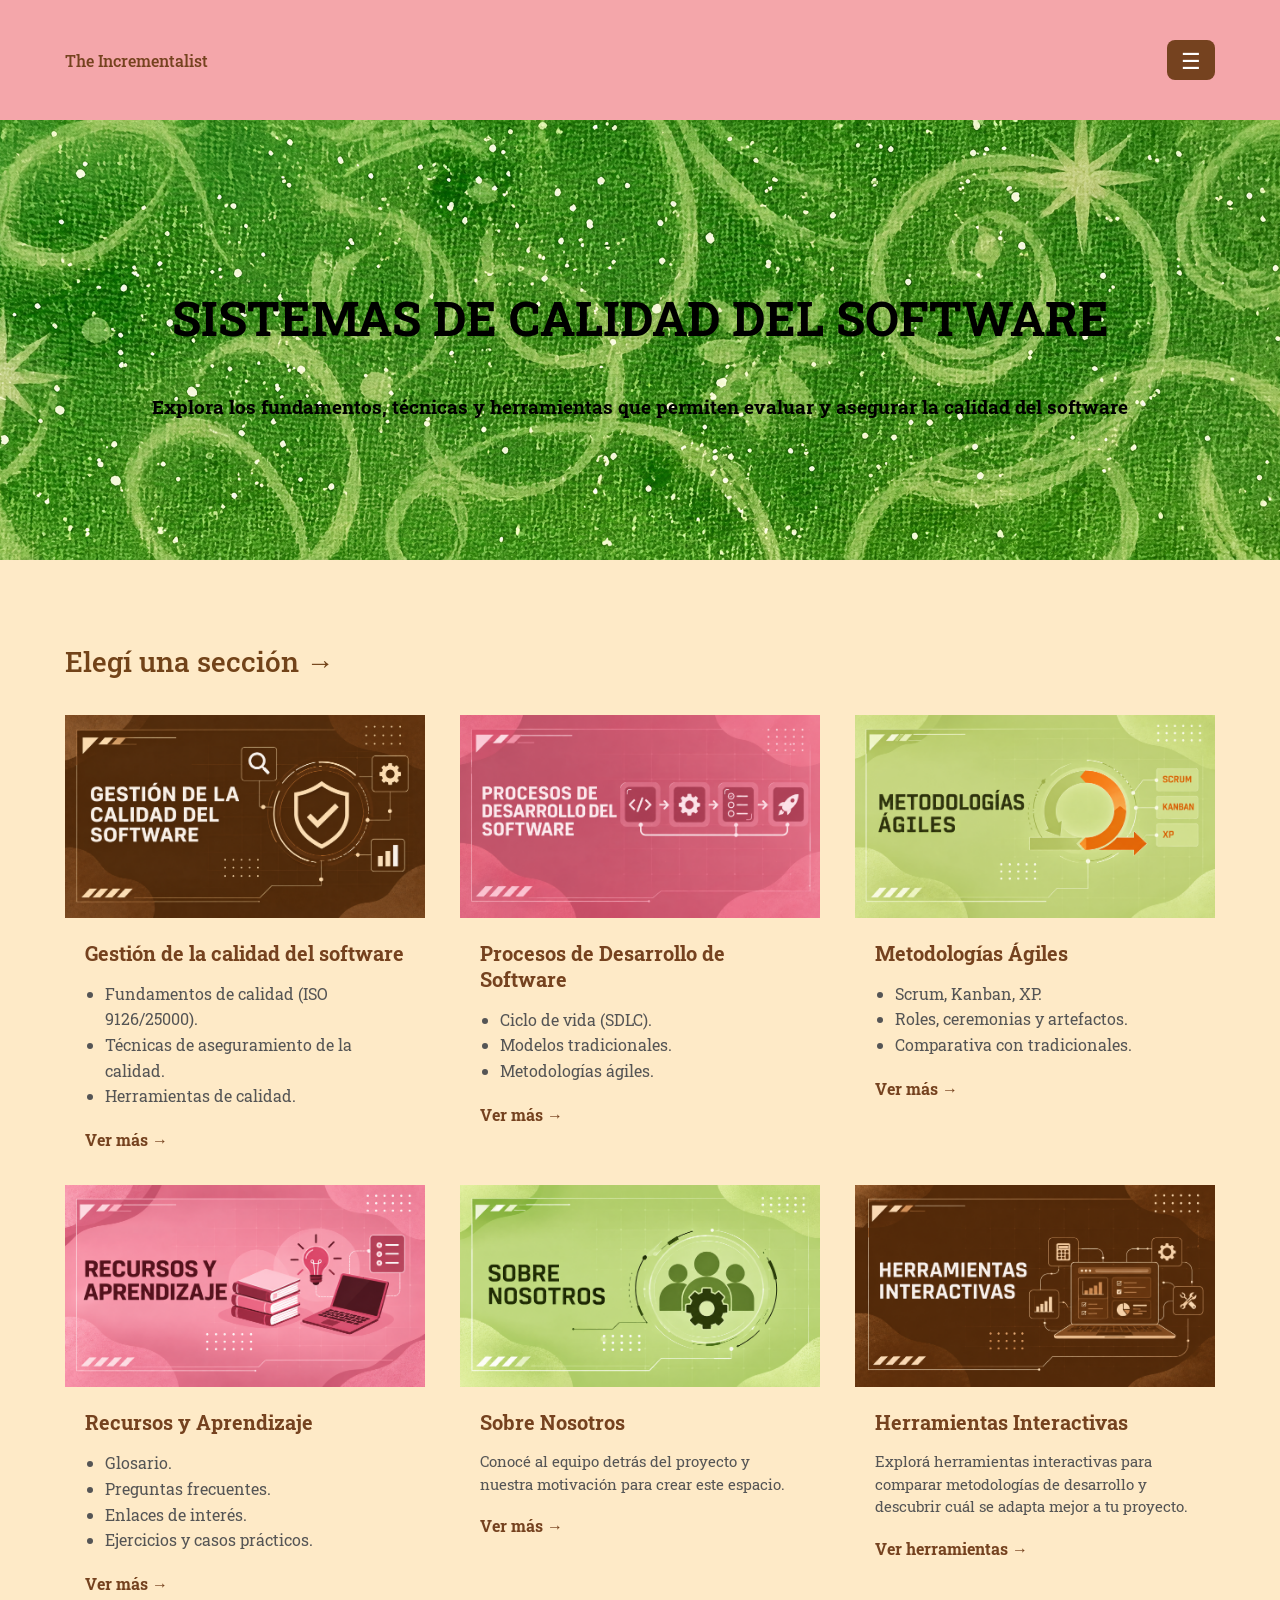
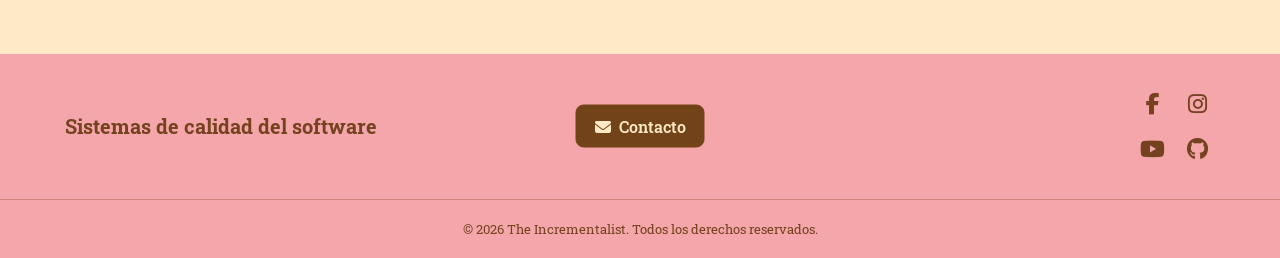
<file: index.html>
<!DOCTYPE html>
<html lang="es">

<head>
    <meta charset="UTF-8">
    <meta name="viewport" content="width=device-width, initial-scale=1.0">

    <link rel="stylesheet" href="css/styles.css">
    <link rel="stylesheet" href="css/responsive.css">
    <link rel="stylesheet"
        href="https://cdnjs.cloudflare.com/ajax/libs/font-awesome/6.5.2/css/all.min.css">

    <title>Sistemas de Calidad del Software</title>
</head>

<body>

    <!-- ==================== NAVBAR ==================== -->

    <div id="navbar"></div>


    <!-- ==================== CONTENIDO PRINCIPAL ==================== -->

    <main>

        <!-- ==================== BANNER PRINCIPAL ==================== -->

        <section class="hero">

            <div class="hero-contenido">

                <h1>
                    SISTEMAS DE CALIDAD DEL SOFTWARE
                </h1>

                <h3>
                    Explora los fundamentos, técnicas y herramientas que
                    permiten evaluar y asegurar la calidad del software
                </h3>

            </div>

        </section>


        <!-- ==================== SECCIÓN DE CATEGORÍAS ==================== -->

        <section class="categorias">

            <div class="titulo-seccion">
                <h2>Elegí una sección →</h2>
            </div>


            <div class="contenedor-tarjetas">


                <!-- ==================== TARJETA 1 ==================== -->

                <article class="tarjeta">

                    <div class="imagen-tarjeta">
                        <img src="img/gcs.png"
                            alt="Gestión de la calidad del software">
                    </div>

                    <h3>
                        Gestión de la calidad del software
                    </h3>

                    <ul>
                        <li>Fundamentos de calidad (ISO 9126/25000).</li>
                        <li>Técnicas de aseguramiento de la calidad.</li>
                        <li>Herramientas de calidad.</li>
                    </ul>

                    <a href="paginas/calidad.html">
                        Ver más →
                    </a>

                </article>


                <!-- ==================== TARJETA 2 ==================== -->

                <article class="tarjeta">

                    <div class="imagen-tarjeta">
                        <img src="img/pds.png"
                            alt="Procesos de desarrollo de software">
                    </div>

                    <h3>
                        Procesos de Desarrollo de Software
                    </h3>

                    <ul>
                        <li>Ciclo de vida (SDLC).</li>
                        <li>Modelos tradicionales.</li>
                        <li>Metodologías ágiles.</li>
                    </ul>

                    <a href="paginas/procesos-desarrollo.html">
                        Ver más →
                    </a>

                </article>


                <!-- ==================== TARJETA 3 ==================== -->

                <article class="tarjeta">

                    <div class="imagen-tarjeta">
                        <img src="img/metodologíasAgiles.png"
                            alt="Metodologías ágiles">
                    </div>

                    <h3>
                        Metodologías Ágiles
                    </h3>

                    <ul>
                        <li>Scrum, Kanban, XP.</li>
                        <li>Roles, ceremonias y artefactos.</li>
                        <li>Comparativa con tradicionales.</li>
                    </ul>

                    <a href="paginas/metodologias-agiles.html">
                        Ver más →
                    </a>

                </article>


                <!-- ==================== TARJETA 4 ==================== -->

                <article class="tarjeta">

                    <div class="imagen-tarjeta">
                        <img src="img/recursosAprendezajes.png"
                            alt="Recursos y aprendizaje">
                    </div>

                    <h3>
                        Recursos y Aprendizaje
                    </h3>

                    <ul>
                        <li>Glosario.</li>
                        <li>Preguntas frecuentes.</li>
                        <li>Enlaces de interés.</li>
                        <li>Ejercicios y casos prácticos.</li>
                    </ul>

                    <a href="paginas/recursos-aprendizaje.html">
                        Ver más →
                    </a>

                </article>


                <!-- ==================== TARJETA 5 ==================== -->

                <article class="tarjeta">

                    <div class="imagen-tarjeta">
                        <img src="img/sobreNosotros.png"
                            alt="Sobre nosotros">
                    </div>

                    <h3>
                        Sobre Nosotros
                    </h3>

                    <p>
                        Conocé al equipo detrás del proyecto y
                        nuestra motivación para crear este espacio.
                    </p>

                    <a href="paginas/sobre-nosotros.html">
                        Ver más →
                    </a>

                </article>


                
                <!-- ==================== TARJETA 6 ==================== -->

                <article class="tarjeta">

                    <div class="imagen-tarjeta">
                        <img src="img/herramientas.png"
                            alt="Herramientas interactivas de calidad del software">
                    </div>

                    <h3>
                        Herramientas Interactivas
                    </h3>

                    <p>
                        Explorá herramientas interactivas para comparar metodologías
                        de desarrollo y descubrir cuál se adapta mejor a tu proyecto.
                    </p>

                    <a href="paginas/adicional-js.html">
                        Ver herramientas →
                    </a>

                </article>


            </div>

        </section>

    </main>


    <!-- ==================== FOOTER ==================== -->

    <div id="footer"></div>


    <!-- ==================== JAVASCRIPT ==================== -->

    <script src="js/script.js"></script>

</body>

</html>
</file>
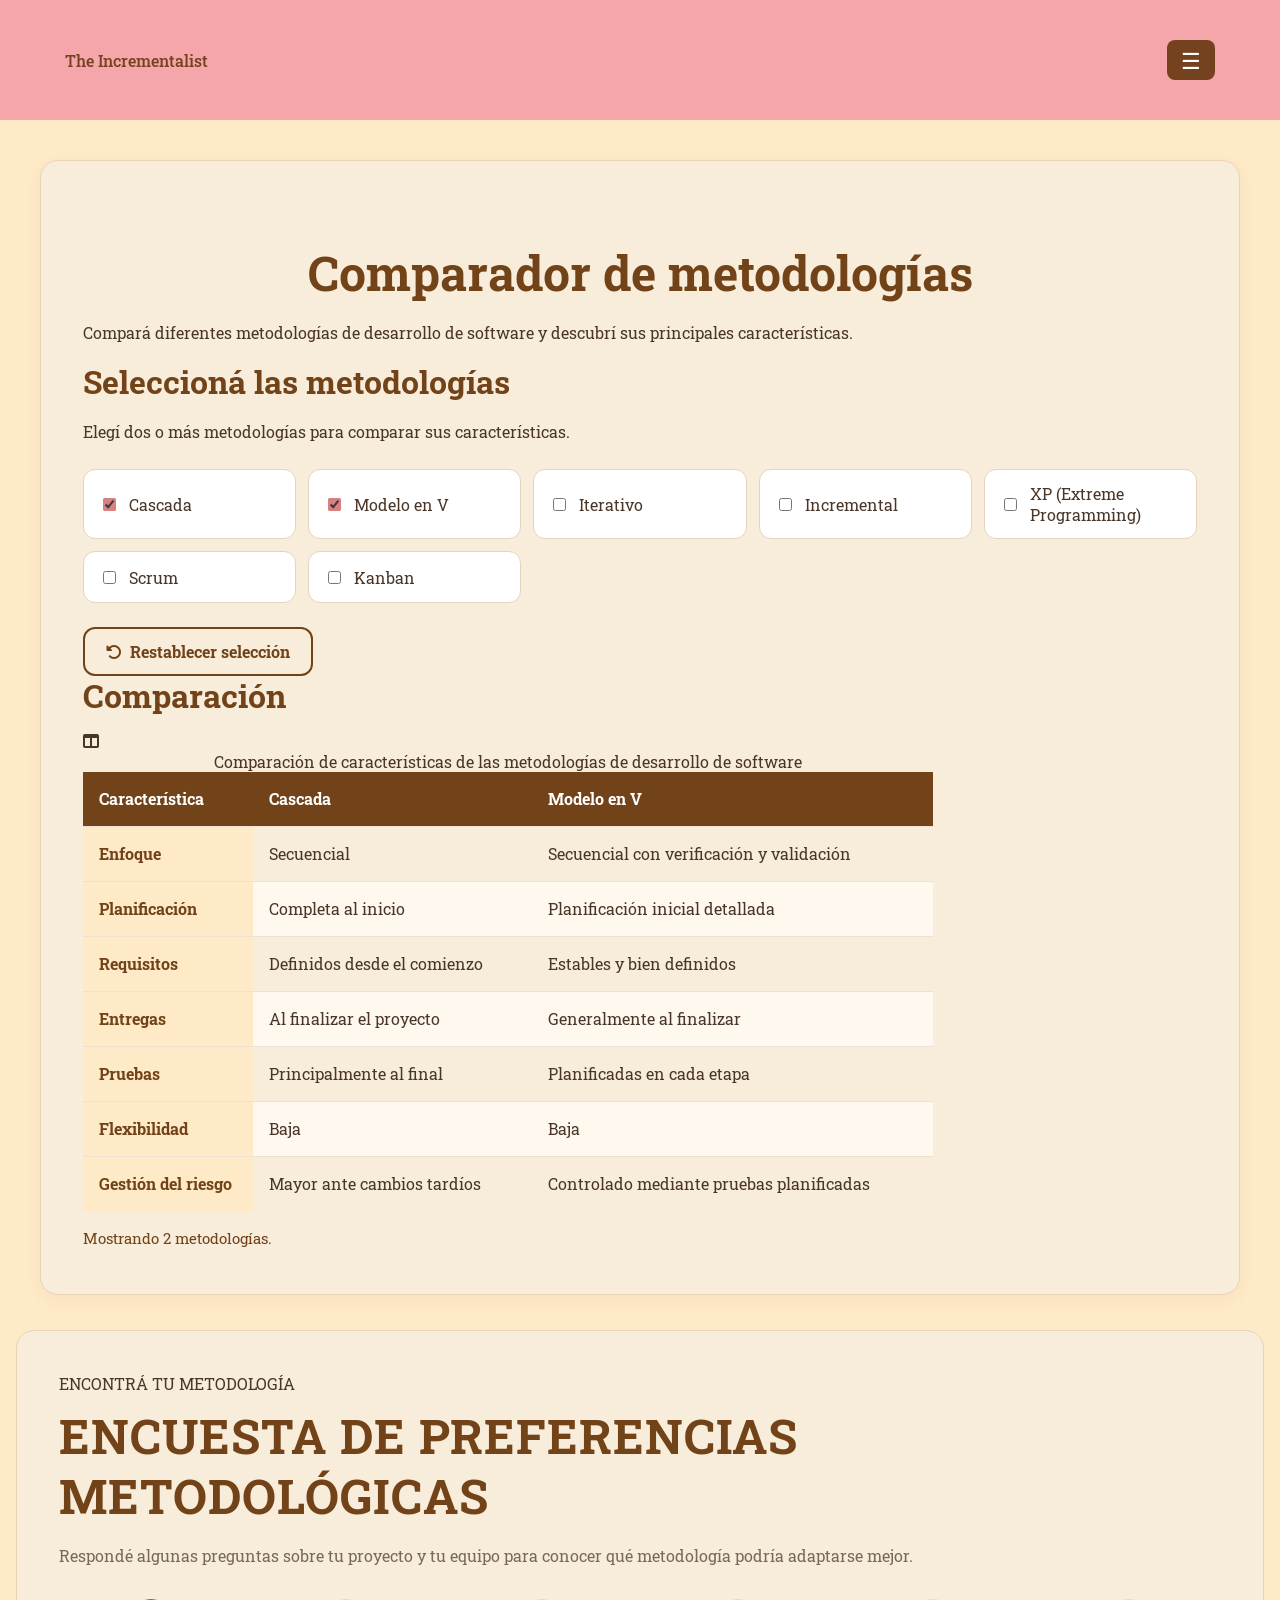
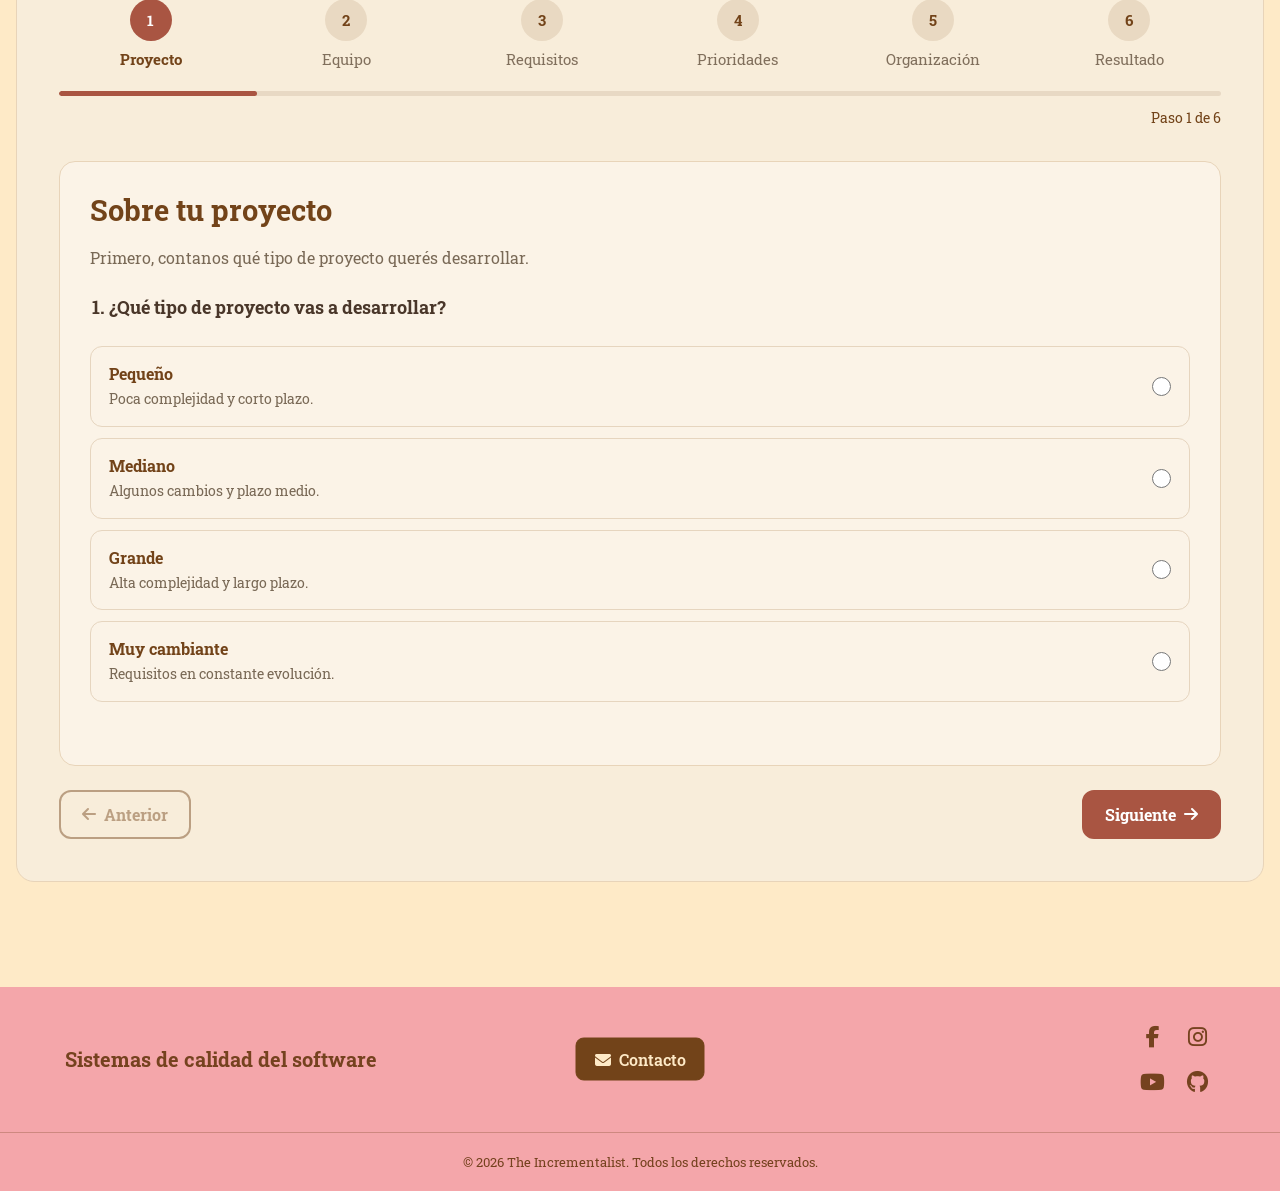
<file: paginas/adicional-js.html>
<!DOCTYPE html>
<html lang="es">
<head>
    <meta charset="UTF-8">
    <meta name="viewport" content="width=device-width, initial-scale=1.0">

    <link rel="stylesheet" href="../css/styles.css">
    <link rel="stylesheet" href="../css/responsive.css">
    <link rel="stylesheet"
          href="https://cdnjs.cloudflare.com/ajax/libs/font-awesome/6.5.2/css/all.min.css">

    <title>Metodologías | Comparador y Encuesta</title>
</head>

<body>
    <!-- NAVBAR COMPARTIDO -->
    <div id="navbar"></div>

    <main class="adicional-js">

        <!-- ======================================
             SECCIÓN 1: COMPARADOR DE METODOLOGÍAS
        ======================================= -->
        <section id="comparador-metodologias" class="seccion-comparador">

            <h1>Comparador de metodologías</h1>

            <p>
                Compará diferentes metodologías de desarrollo de software
                y descubrí sus principales características.
            </p>

            <!-- Selección de metodologías -->
            <div class="comparador-contenido">

                <div class="panel-seleccion">
                    <h2>Seleccioná las metodologías</h2>

                    <p>
                        Elegí dos o más metodologías para comparar sus
                        características.
                    </p>

                    <div class="opciones-metodologias">

                        <label class="opcion-metodologia">
                            <input type="checkbox"
                                   name="metodologia-comparar"
                                   value="cascada"
                                   checked>
                            <span>Cascada</span>
                        </label>

                        <label class="opcion-metodologia">
                            <input type="checkbox"
                                   name="metodologia-comparar"
                                   value="modelo-v"
                                   checked>
                            <span>Modelo en V</span>
                        </label>

                        <label class="opcion-metodologia">
                            <input type="checkbox"
                                   name="metodologia-comparar"
                                   value="iterativo">
                            <span>Iterativo</span>
                        </label>

                        <label class="opcion-metodologia">
                            <input type="checkbox"
                                   name="metodologia-comparar"
                                   value="incremental">
                            <span>Incremental</span>
                        </label>

                        <label class="opcion-metodologia">
                            <input type="checkbox"
                                   name="metodologia-comparar"
                                   value="xp">
                            <span>XP (Extreme Programming)</span>
                        </label>

                        <label class="opcion-metodologia">
                            <input type="checkbox"
                                   name="metodologia-comparar"
                                   value="scrum">
                            <span>Scrum</span>
                        </label>

                        <label class="opcion-metodologia">
                            <input type="checkbox"
                                   name="metodologia-comparar"
                                   value="kanban">
                            <span>Kanban</span>
                        </label>

                    </div>

                    <button type="button"
                            id="limpiar-comparador"
                            class="boton-secundario">
                        <i class="fa-solid fa-rotate-left"
                           aria-hidden="true"></i>
                        Restablecer selección
                    </button>
                </div>

                <!-- Tabla dinámica -->
                <div class="panel-tabla-comparador">

                    <div class="encabezado-tabla">
                        <div>
                            <h2>Comparación</h2>
                        </div>

                        <i class="fa-solid fa-table-columns"
                           aria-hidden="true"></i>
                    </div>

                    <div class="tabla-scroll">
                        <table id="tabla-comparador">
                            <caption>
                                Comparación de características de las
                                metodologías de desarrollo de software
                            </caption>

                            <thead>
                                <tr>
                                    <th scope="col">Característica</th>
                                    <th scope="col" data-metodologia="cascada">
                                        Cascada
                                    </th>
                                    <th scope="col" data-metodologia="modelo-v">
                                        Modelo en V
                                    </th>
                                </tr>
                            </thead>

                            <tbody>
                                <tr data-caracteristica="enfoque">
                                    <th scope="row">Enfoque</th>
                                    <td data-metodologia="cascada">
                                        Secuencial
                                    </td>
                                    <td data-metodologia="modelo-v">
                                        Secuencial con verificación y validación
                                    </td>
                                </tr>

                                <tr data-caracteristica="planificacion">
                                    <th scope="row">Planificación</th>
                                    <td data-metodologia="cascada">
                                        Principalmente inicial
                                    </td>
                                    <td data-metodologia="modelo-v">
                                        Planificación por etapas
                                    </td>
                                </tr>

                                <tr data-caracteristica="requisitos">
                                    <th scope="row">Requisitos</th>
                                    <td data-metodologia="cascada">
                                        Definidos al inicio
                                    </td>
                                    <td data-metodologia="modelo-v">
                                        Definidos al inicio
                                    </td>
                                </tr>

                                <tr data-caracteristica="entregas">
                                    <th scope="row">Entregas</th>
                                    <td data-metodologia="cascada">
                                        Principalmente al finalizar
                                    </td>
                                    <td data-metodologia="modelo-v">
                                        Principalmente al finalizar
                                    </td>
                                </tr>

                                <tr data-caracteristica="pruebas">
                                    <th scope="row">Pruebas</th>
                                    <td data-metodologia="cascada">
                                        Generalmente posteriores al desarrollo
                                    </td>
                                    <td data-metodologia="modelo-v">
                                        Planificadas en paralelo con cada etapa
                                    </td>
                                </tr>

                                <tr data-caracteristica="flexibilidad">
                                    <th scope="row">Flexibilidad ante cambios</th>
                                    <td data-metodologia="cascada">
                                        Baja
                                    </td>
                                    <td data-metodologia="modelo-v">
                                        Baja
                                    </td>
                                </tr>

                                <tr data-caracteristica="riesgo">
                                    <th scope="row">Gestión de riesgos</th>
                                    <td data-metodologia="cascada">
                                        Según la planificación del proyecto
                                    </td>
                                    <td data-metodologia="modelo-v">
                                        Se busca detectar errores mediante pruebas
                                    </td>
                                </tr>
                            </tbody>
                        </table>
                    </div>

                    <p id="mensaje-comparador"
                       class="mensaje-comparador"
                       aria-live="polite">
                        Podés seleccionar otras metodologías para compararlas.
                    </p>
                </div>
            </div>
        </section>


        
        <!-- ======================================
            SECCIÓN 2: ENCUESTA DE PREFERENCIAS
        ======================================= -->
        <section id="encuesta-metodologias" class="seccion-encuesta">

            <span class="etiqueta-seccion">ENCONTRÁ TU METODOLOGÍA</span>

            <h2>Encuesta de preferencias metodológicas</h2>

            <p>
                Respondé algunas preguntas sobre tu proyecto y tu equipo
                para conocer qué metodología podría adaptarse mejor.
            </p>

            <!-- PROGRESO -->
            <div class="progreso-encuesta">

               <div class="pasos-encuesta" aria-label="Progreso de la encuesta">

                <div class="paso-encuesta activo" data-paso="1">
                    <span class="numero-paso">1</span>
                    <span>Proyecto</span>
                </div>

                <div class="paso-encuesta" data-paso="2">
                    <span class="numero-paso">2</span>
                    <span>Equipo</span>
                </div>

                <div class="paso-encuesta" data-paso="3">
                    <span class="numero-paso">3</span>
                    <span>Requisitos</span>
                </div>

                <div class="paso-encuesta" data-paso="4">
                    <span class="numero-paso">4</span>
                    <span>Prioridades</span>
                </div>

                <div class="paso-encuesta" data-paso="5">
                    <span class="numero-paso">5</span>
                    <span>Organización</span>
                </div>

                <div class="paso-encuesta" data-paso="6">
                    <span class="numero-paso">6</span>
                    <span>Resultado</span>
                </div>

            </div>

                <div class="barra-progreso">
                    <div id="progreso-encuesta-barra"></div>
                </div>

               <p id="progreso-encuesta-texto">Paso 1 de 6</p>

            </div>

            <form id="formulario-encuesta">

                <!-- ======================================
                    PASO 1: TIPO DE PROYECTO
                ======================================= -->
                <section class="paso-formulario activo"
                        data-paso-formulario="1">

                    <h3>Sobre tu proyecto</h3>

                    <p>
                        Primero, contanos qué tipo de proyecto querés desarrollar.
                    </p>

                    <fieldset class="grupo-pregunta">

                        <legend>1. ¿Qué tipo de proyecto vas a desarrollar?</legend>

                        <label class="opcion-encuesta">
                            <input type="radio" name="tipo-proyecto"
                                value="pequeno" required>
                            <span>
                                <strong>Pequeño</strong>
                                <small>Poca complejidad y corto plazo.</small>
                            </span>
                        </label>

                        <label class="opcion-encuesta">
                            <input type="radio" name="tipo-proyecto"
                                value="mediano">
                            <span>
                                <strong>Mediano</strong>
                                <small>Algunos cambios y plazo medio.</small>
                            </span>
                        </label>

                        <label class="opcion-encuesta">
                            <input type="radio" name="tipo-proyecto"
                                value="grande">
                            <span>
                                <strong>Grande</strong>
                                <small>Alta complejidad y largo plazo.</small>
                            </span>
                        </label>

                        <label class="opcion-encuesta">
                            <input type="radio" name="tipo-proyecto"
                                value="cambiante">
                            <span>
                                <strong>Muy cambiante</strong>
                                <small>Requisitos en constante evolución.</small>
                            </span>
                        </label>

                    </fieldset>

                </section>


                <!-- ======================================
                    PASO 2: TIPO DE EQUIPO
                ======================================= -->
                <section class="paso-formulario"
                        data-paso-formulario="2"
                        hidden>

                    <h3>Sobre tu equipo</h3>

                    <p>
                        Contanos cómo está conformado el equipo de desarrollo.
                    </p>

                    <fieldset class="grupo-pregunta">

                        <legend>2. ¿Cuántas personas integran el equipo?</legend>

                        <label class="opcion-encuesta">
                            <input type="radio" name="tamano-equipo"
                                value="pequeno" required>
                            <span>
                                <strong>Pequeño</strong>
                                <small>Entre 1 y 3 integrantes.</small>
                            </span>
                        </label>

                        <label class="opcion-encuesta">
                            <input type="radio" name="tamano-equipo"
                                value="mediano">
                            <span>
                                <strong>Mediano</strong>
                                <small>Entre 4 y 8 integrantes.</small>
                            </span>
                        </label>

                        <label class="opcion-encuesta">
                            <input type="radio" name="tamano-equipo"
                                value="grande">
                            <span>
                                <strong>Grande</strong>
                                <small>9 o más integrantes.</small>
                            </span>
                        </label>

                        <label class="opcion-encuesta">
                            <input type="radio" name="tamano-equipo"
                                value="cambiante">
                            <span>
                                <strong>Muy cambiante</strong>
                                <small>Se incorporan o retiran integrantes.</small>
                            </span>
                        </label>

                    </fieldset>

                </section>


                <!-- ======================================
                    PASO 3: REQUISITOS
                ======================================= -->
                <section class="paso-formulario"
                        data-paso-formulario="3"
                        hidden>

                    <h3>Sobre los requisitos</h3>

                    <p>
                        Identificá qué tipo de requisitos tiene tu proyecto.
                    </p>

                    <fieldset class="grupo-pregunta">

                        <legend>3. ¿Qué tipo de requisitos tiene tu proyecto?</legend>

                        <label class="opcion-encuesta">
                            <input type="radio" name="requisitos"
                                value="funcionales" required>
                            <span>
                                <strong>Funcionales</strong>
                                <small>Definen lo que el sistema debe hacer.</small>
                            </span>
                        </label>

                        <label class="opcion-encuesta">
                            <input type="radio" name="requisitos"
                                value="no-funcionales">
                            <span>
                                <strong>No funcionales</strong>
                                <small>Definen cómo debe funcionar el sistema.</small>
                            </span>
                        </label>

                        <label class="opcion-encuesta">
                            <input type="radio" name="requisitos"
                                value="ambos">
                            <span>
                                <strong>Ambos</strong>
                                <small>Incluye requisitos funcionales y no funcionales.</small>
                            </span>
                        </label>

                        <label class="opcion-encuesta">
                            <input type="radio" name="requisitos"
                                value="poco-claros">
                            <span>
                                <strong>Poco claros</strong>
                                <small>Están en proceso de definición o son cambiantes.</small>
                            </span>
                        </label>

                    </fieldset>

                </section>


                <!-- ======================================
                    PASO 4: PRIORIDADES DEL DESARROLLO
                ======================================= -->
                <section class="paso-formulario"
                        data-paso-formulario="4"
                        hidden>

                    <h3>Sobre tus prioridades</h3>

                    <p>
                        Contanos qué aspecto considerás más importante durante
                        el desarrollo del proyecto.
                    </p>

                    <fieldset class="grupo-pregunta">

                        <legend>4. ¿Qué aspecto considerás más importante durante el desarrollo?</legend>

                        <label class="opcion-encuesta">
                            <input type="radio" name="prioridad-desarrollo"
                                value="planificacion" required>
                            <span>
                                <strong>Planificación y etapas definidas</strong>
                                <small>Seguir un plan organizado desde el inicio.</small>
                            </span>
                        </label>

                        <label class="opcion-encuesta">
                            <input type="radio" name="prioridad-desarrollo"
                                value="verificacion">
                            <span>
                                <strong>Verificación y pruebas</strong>
                                <small>Controlar que cada etapa cumpla con los requisitos.</small>
                            </span>
                        </label>

                        <label class="opcion-encuesta">
                            <input type="radio" name="prioridad-desarrollo"
                                value="mejora">
                            <span>
                                <strong>Revisión y mejora progresiva</strong>
                                <small>Evaluar los resultados y realizar ajustes continuamente.</small>
                            </span>
                        </label>

                        <label class="opcion-encuesta">
                            <input type="radio" name="prioridad-desarrollo"
                                value="entregas">
                            <span>
                                <strong>Entregas por partes</strong>
                                <small>Dividir el producto en funcionalidades que se entregan progresivamente.</small>
                            </span>
                        </label>

                        <label class="opcion-encuesta">
                            <input type="radio" name="prioridad-desarrollo"
                                value="cliente">
                            <span>
                                <strong>Colaboración con el cliente</strong>
                                <small>Recibir opiniones y realizar ajustes frecuentes.</small>
                            </span>
                        </label>

                        <label class="opcion-encuesta">
                            <input type="radio" name="prioridad-desarrollo"
                                value="sprints">
                            <span>
                                <strong>Objetivos en ciclos cortos</strong>
                                <small>Organizar el trabajo en períodos definidos con metas concretas.</small>
                            </span>
                        </label>

                        <label class="opcion-encuesta">
                            <input type="radio" name="prioridad-desarrollo"
                                value="flujo">
                            <span>
                                <strong>Flujo de trabajo continuo</strong>
                                <small>Visualizar tareas, evitar acumulaciones y mejorar el ritmo de trabajo.</small>
                            </span>
                        </label>

                    </fieldset>

                </section>

                <!-- ======================================
                    PASO 5: ORGANIZACIÓN DEL EQUIPO
                ======================================= -->
                <section class="paso-formulario"
                        data-paso-formulario="5"
                        hidden>

                    <h3>Sobre la organización del trabajo</h3>

                    <p>
                        Ahora queremos conocer cómo preferís que el equipo
                        organice y lleve adelante sus tareas.
                    </p>

                    <fieldset class="grupo-pregunta">

                        <legend>5. ¿Cómo preferís organizar las tareas del equipo?</legend>

                        <label class="opcion-encuesta">
                            <input type="radio" name="organizacion-trabajo"
                                value="etapas" required>
                            <span>
                                <strong>Mediante etapas planificadas</strong>
                                <small>Establecer las actividades y su orden antes de comenzar.</small>
                            </span>
                        </label>

                        <label class="opcion-encuesta">
                            <input type="radio" name="organizacion-trabajo"
                                value="controles">
                            <span>
                                <strong>Con controles y pruebas</strong>
                                <small>Relacionar cada etapa con actividades de verificación y validación.</small>
                            </span>
                        </label>

                        <label class="opcion-encuesta">
                            <input type="radio" name="organizacion-trabajo"
                                value="ciclos">
                            <span>
                                <strong>Mediante ciclos de revisión</strong>
                                <small>Desarrollar, evaluar y mejorar el producto en cada iteración.</small>
                            </span>
                        </label>

                        <label class="opcion-encuesta">
                            <input type="radio" name="organizacion-trabajo"
                                value="incrementos">
                            <span>
                                <strong>Mediante entregas progresivas</strong>
                                <small>Incorporar funcionalidades en diferentes versiones del producto.</small>
                            </span>
                        </label>

                        <label class="opcion-encuesta">
                            <input type="radio" name="organizacion-trabajo"
                                value="xp-practicas">
                            <span>
                                <strong>Con colaboración y prácticas de programación</strong>
                                <small>Trabajar en pareja, realizar pruebas frecuentes e integrar código continuamente.</small>
                            </span>
                        </label>

                        <label class="opcion-encuesta">
                            <input type="radio" name="organizacion-trabajo"
                                value="scrum-sprints">
                            <span>
                                <strong>Con Sprints y reuniones de seguimiento</strong>
                                <small>Planificar ciclos de trabajo, revisar avances y realizar retrospectivas.</small>
                            </span>
                        </label>

                        <label class="opcion-encuesta">
                            <input type="radio" name="organizacion-trabajo"
                                value="kanban-flujo">
                            <span>
                                <strong>Con un tablero y flujo continuo</strong>
                                <small>Visualizar tareas, limitar el trabajo en curso y detectar bloqueos.</small>
                            </span>
                        </label>

                    </fieldset>

                </section>

                <!-- ======================================
                    PASO 5: METODOLOGÍA RECOMENDADA
                ======================================= -->
                <section class="paso-formulario" data-paso-formulario="6"
                        hidden>

                    <div id="resultado-encuesta"
                        class="resultado-encuesta"
                        aria-live="polite">

                        <span class="icono-resultado">
                            <i class="fa-solid fa-lightbulb"
                            aria-hidden="true"></i>
                        </span>

                        <h3>Tu recomendación</h3>

                        <p>
                            Estamos analizando tus respuestas para encontrar
                            la metodología más adecuada.
                        </p>

                    </div>

                    <div id="detalle-resultado" hidden>

                        <div class="tarjeta-recomendacion">

                            <span>METODOLOGÍA RECOMENDADA</span>

                            <h4 id="nombre-metodologia-recomendada"></h4>

                            <p id="descripcion-metodologia-recomendada"></p>

                            <div class="coincidencia-resultado">
                                <span>Coincidencia estimada</span>
                                <strong id="porcentaje-coincidencia">0%</strong>
                            </div>

                            <div class="barra-coincidencia">
                                <div id="barra-coincidencia-progreso"></div>
                            </div>

                        </div>

                        <div class="detalle-ventajas-desventajas">

                            <article>
                                <h4>
                                    <i class="fa-solid fa-circle-check"
                                    aria-hidden="true"></i>
                                    Ventajas
                                </h4>

                                <ul id="lista-ventajas"></ul>
                            </article>

                            <article>
                                <h4>
                                    <i class="fa-solid fa-triangle-exclamation"
                                    aria-hidden="true"></i>
                                    Aspectos a considerar
                                </h4>

                                <ul id="lista-desventajas"></ul>
                            </article>

                        </div>

                        <p class="nota-recomendacion">
                            Esta recomendación es orientativa. La elección
                            final depende de las necesidades y restricciones
                            concretas del proyecto.
                        </p>

                    </div>

                </section>


                <!-- ======================================
                    NAVEGACIÓN
                ======================================= -->
                <div class="navegacion-encuesta">

                    <button type="button"
                            id="encuesta-anterior"
                            class="boton-secundario"
                            disabled>

                        <i class="fa-solid fa-arrow-left"
                        aria-hidden="true"></i>

                        Anterior

                    </button>

                    <button type="button"
                            id="encuesta-siguiente"
                            class="boton-principal">

                        Siguiente

                        <i class="fa-solid fa-arrow-right"
                        aria-hidden="true"></i>

                    </button>

                    <button type="button"
                            id="encuesta-reiniciar"
                            class="boton-secundario"
                            hidden>

                        <i class="fa-solid fa-rotate-left"
                        aria-hidden="true"></i>

                        Volver a empezar

                    </button>

                </div>

            </form>

        </section>


    </main>

    <!-- FOOTER COMPARTIDO -->
    <div id="footer"></div>

    <!-- SCRIPT COMPARTIDO -->
    <script src="../js/script.js"></script>
</body>
</html>
</file>
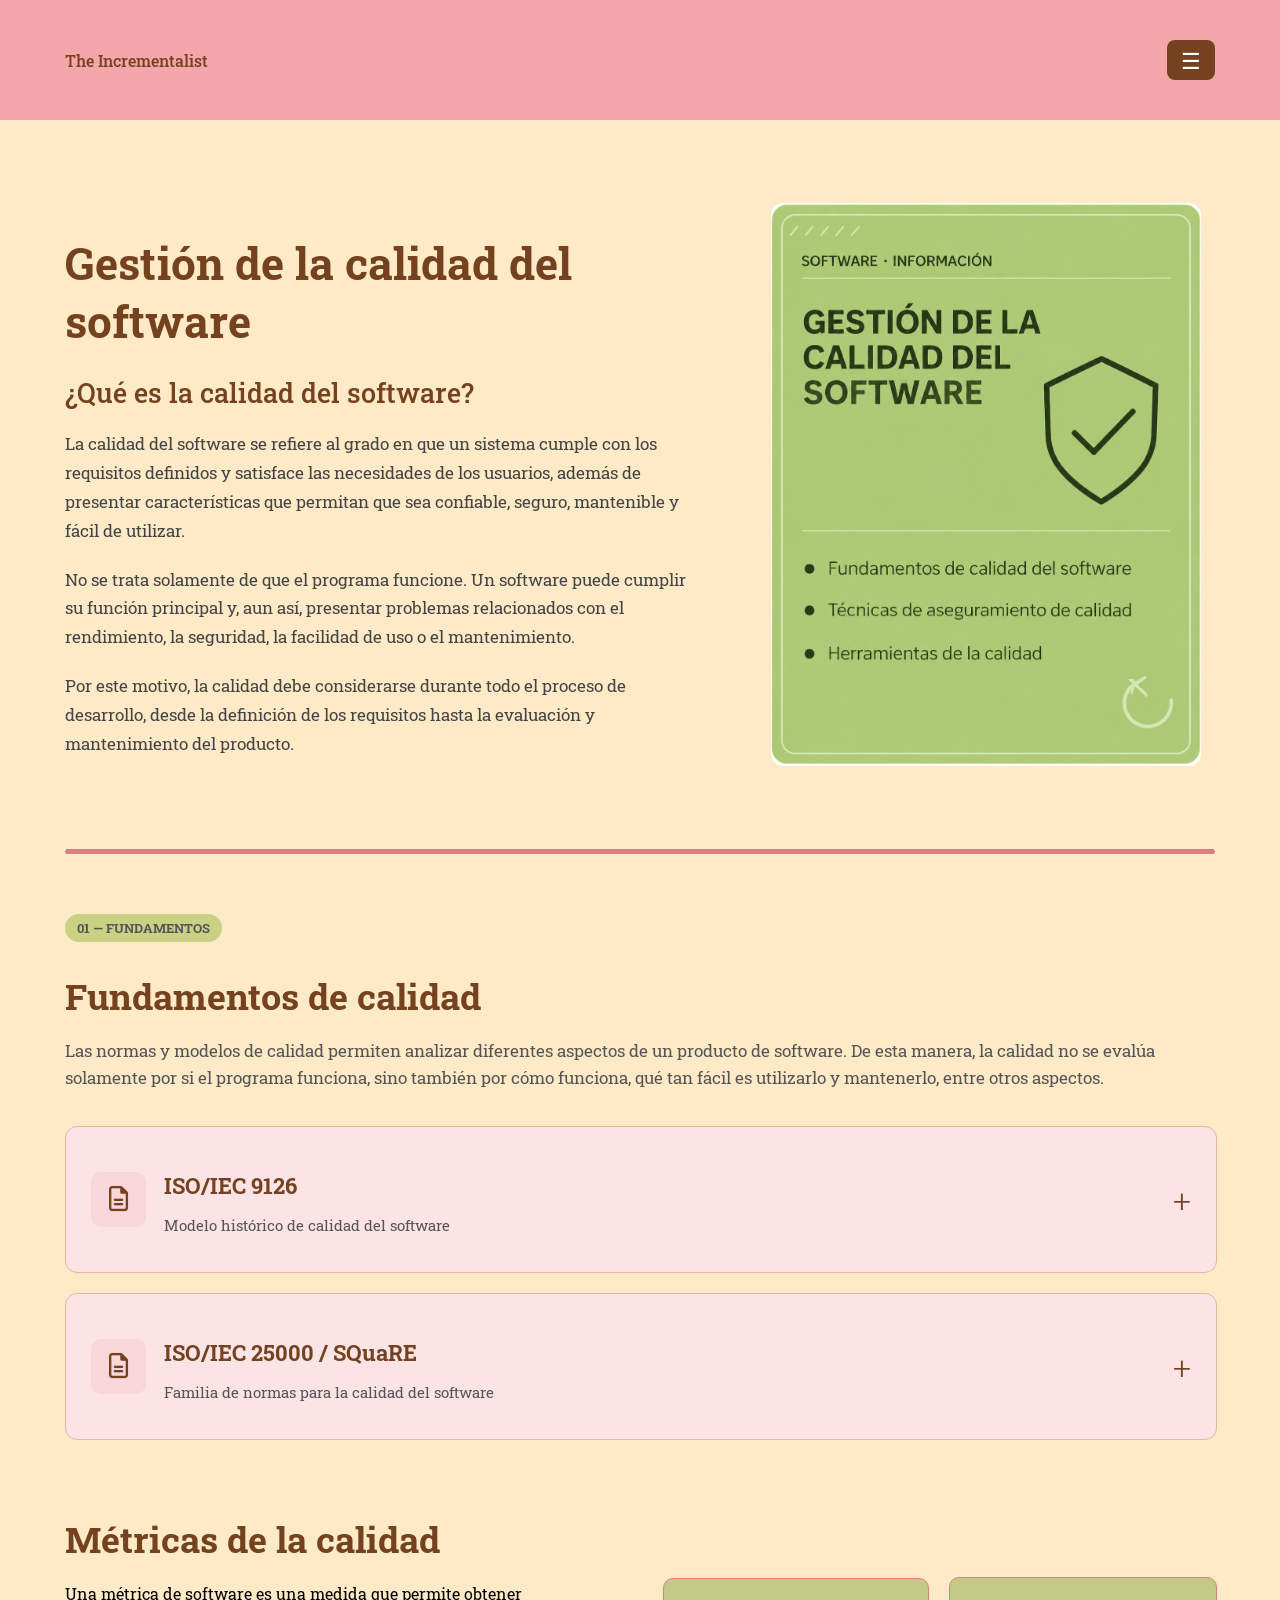
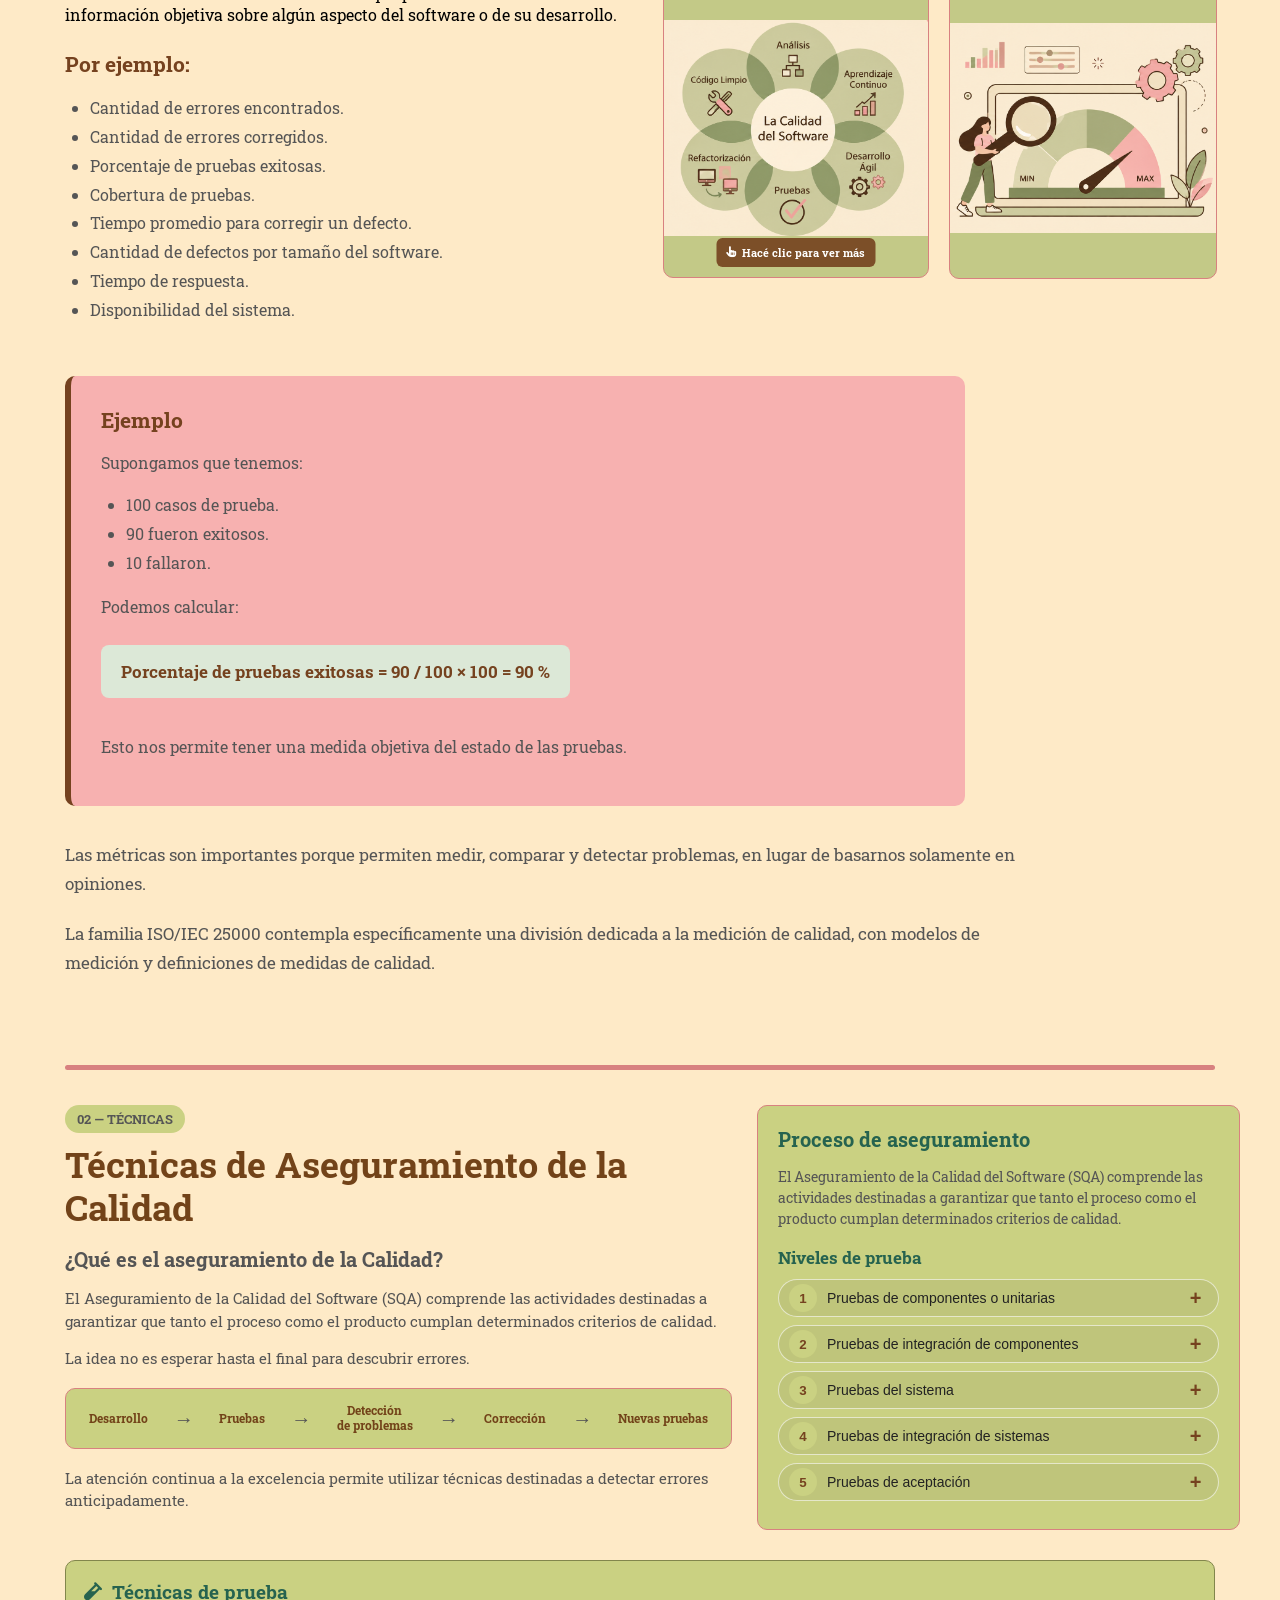
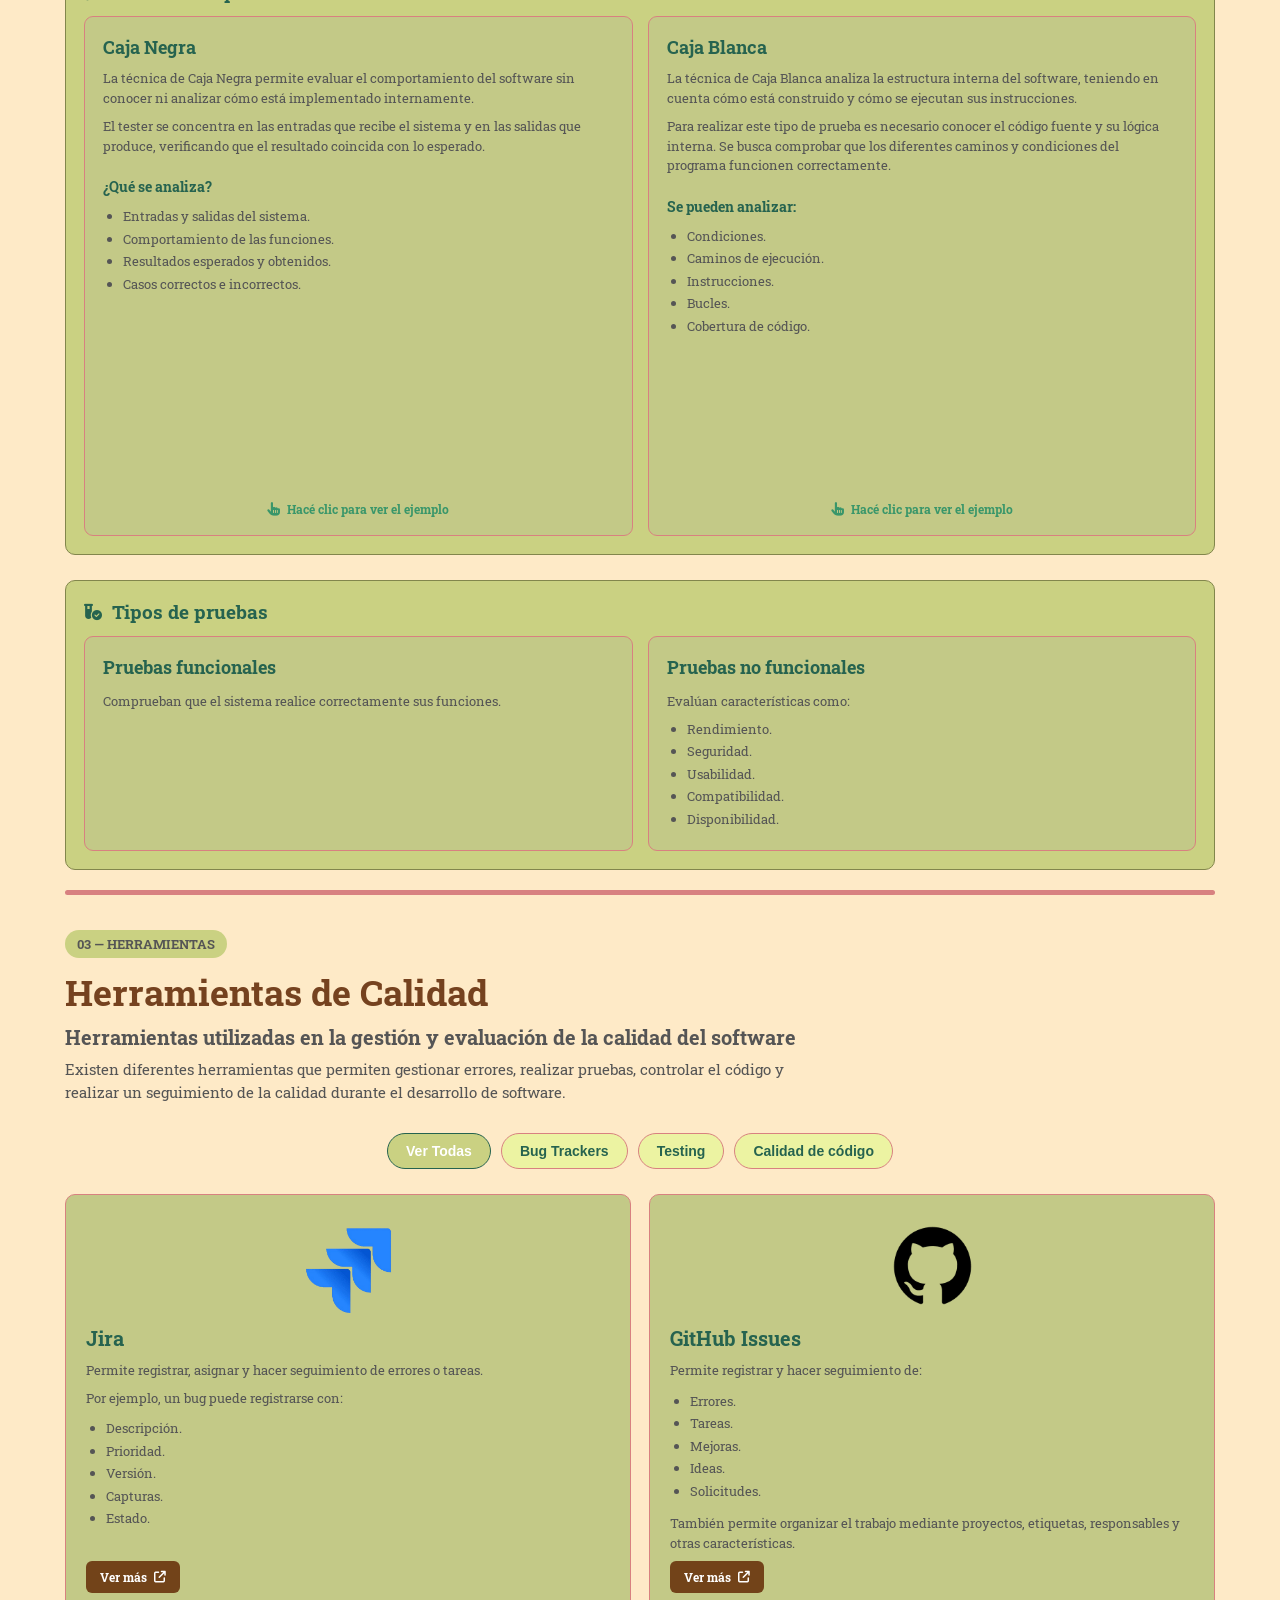
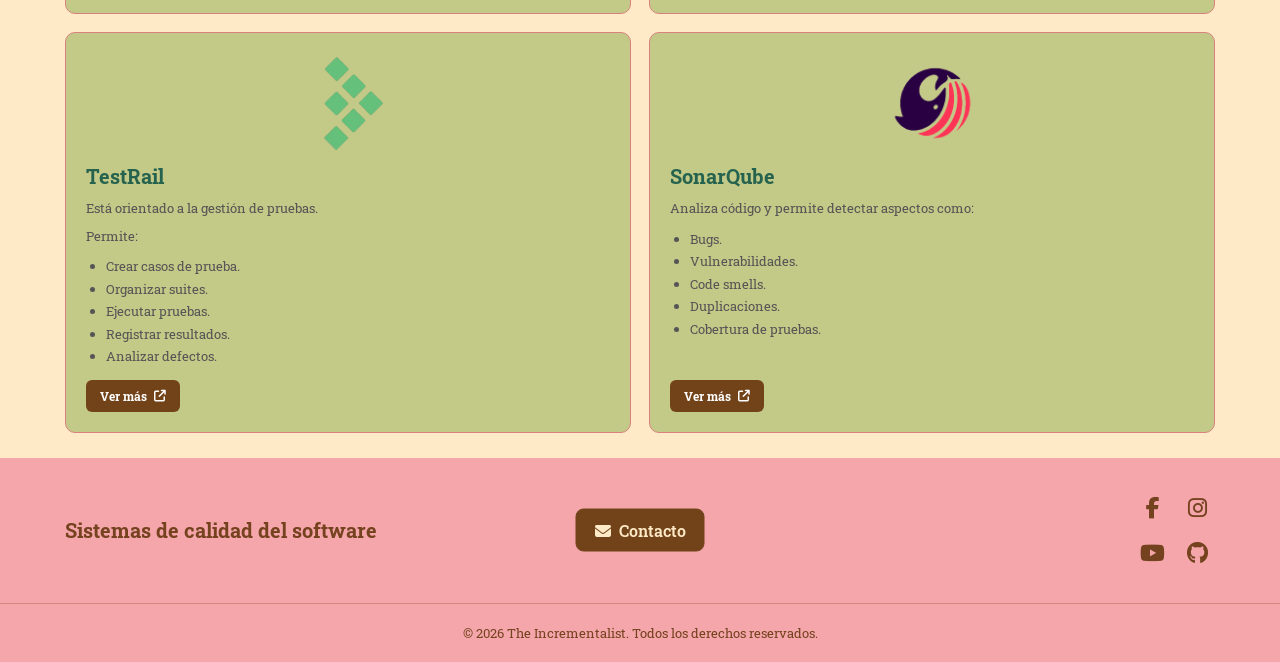
<file: paginas/calidad.html>
<!DOCTYPE html>
<html lang="es">

<head>

    <meta charset="UTF-8">

    <meta name="viewport" content="width=device-width, initial-scale=1.0">

    <link rel="stylesheet" href="../css/styles.css">

    <link rel="stylesheet" href="../css/responsive.css">

    <link rel="stylesheet"
        href="https://cdnjs.cloudflare.com/ajax/libs/font-awesome/6.5.2/css/all.min.css">

    <title>Gestión de la calidad del software</title>

</head>


<body>


    <!-- =====================================================
         NAVBAR
    ====================================================== -->

    <div id="navbar"></div>

    <main>
        <!-- =================================================
            GESTIÓN DE CALIDAD + FUNDAMENTOS
        ================================================== -->

        <section class="pagina-calidad" id="fundamentos">


            <!-- ================= INTRODUCCIÓN GESTIÓN ================= -->

            <section class="intro-calidad">


                <div class="texto-calidad">


                    <h1>
                        Gestión de la calidad del software
                    </h1>


                    <h2>
                        ¿Qué es la calidad del software?
                    </h2>


                    <p>
                        La calidad del software se refiere al grado en que un sistema
                        cumple con los requisitos definidos y satisface las necesidades
                        de los usuarios, además de presentar características que permitan
                        que sea confiable, seguro, mantenible y fácil de utilizar.
                    </p>


                    <p>
                        No se trata solamente de que el programa funcione. Un software
                        puede cumplir su función principal y, aun así, presentar problemas
                        relacionados con el rendimiento, la seguridad, la facilidad de uso
                        o el mantenimiento.
                    </p>


                    <p>
                        Por este motivo, la calidad debe considerarse durante todo el
                        proceso de desarrollo, desde la definición de los requisitos
                        hasta la evaluación y mantenimiento del producto.
                    </p>


                </div>


                <div class="imagen-calidad">

                    <img
                        src="../img/calidad-software.png"
                        alt="Gestión de la calidad del software"
                    >

                </div>

            </section>



            <!-- =================================================
                 FUNDAMENTOS DE CALIDAD
            ================================================== -->

            <section class="caracteristicas-calidad">

                <span class="numero-seccion">
                    01 — FUNDAMENTOS
                </span>

                <h2>
                    Fundamentos de calidad
                </h2>


                <p class="descripcion-calidad">
                    Las normas y modelos de calidad permiten analizar diferentes
                    aspectos de un producto de software. De esta manera, la calidad
                    no se evalúa solamente por si el programa funciona, sino también
                    por cómo funciona, qué tan fácil es utilizarlo y mantenerlo,
                    entre otros aspectos.
                </p>



                <!-- ================= ISO 9126 ================= -->

                <article class="acordeon-calidad">


                    <button class="acordeon-titulo">


                        <div>


                            <i class="fa-regular fa-file-lines"></i>


                            <div>

                                <h3>
                                    ISO/IEC 9126
                                </h3>

                                <p>
                                    Modelo histórico de calidad del software
                                </p>

                            </div>


                        </div>


                        <span>
                            +
                        </span>


                    </button>



                    <div class="acordeon-contenido">


                        <h4>
                            ¿Qué es la ISO/IEC 9126?
                        </h4>


                        <p>
                            La ISO/IEC 9126 fue una norma internacional utilizada
                            para establecer un modelo de calidad de los productos
                            de software. Su objetivo era proporcionar características
                            que permitieran evaluar y describir la calidad de un
                            producto de manera organizada.
                        </p>


                        <p>
                            El modelo dividía la calidad del software en seis
                            características principales. Cada una permitía analizar
                            un aspecto diferente del producto.
                        </p>



                        <h4>
                            Características principales
                        </h4>



                        <div class="lista-caracteristicas">


                            <div>

                                <strong>
                                    Funcionalidad
                                </strong>

                                <p>
                                    Evalúa si el software proporciona las funciones
                                    necesarias para cumplir con los requisitos y
                                    necesidades de los usuarios.
                                </p>

                            </div>


                            <div>

                                <strong>
                                    Fiabilidad
                                </strong>

                                <p>
                                    Se relaciona con la capacidad del sistema para
                                    mantener un funcionamiento correcto y estable
                                    durante un período determinado.
                                </p>

                            </div>


                            <div>

                                <strong>
                                    Usabilidad
                                </strong>

                                <p>
                                    Considera qué tan fácil resulta para los usuarios
                                    comprender, aprender y utilizar el software.
                                </p>

                            </div>


                            <div>

                                <strong>
                                    Eficiencia
                                </strong>

                                <p>
                                    Analiza el rendimiento del sistema y la cantidad
                                    de recursos que utiliza para realizar sus funciones.
                                </p>

                            </div>


                            <div>

                                <strong>
                                    Mantenibilidad
                                </strong>

                                <p>
                                    Evalúa qué tan fácil es analizar, corregir,
                                    modificar o actualizar el software.
                                </p>

                            </div>


                            <div>

                                <strong>
                                    Portabilidad
                                </strong>

                                <p>
                                    Se refiere a la facilidad con la que el software
                                    puede trasladarse y adaptarse a diferentes
                                    entornos o plataformas.
                                </p>

                            </div>


                        </div>



                        <h4>
                            Importancia
                        </h4>


                        <p>
                            La ISO/IEC 9126 permitió contar con una referencia común
                            para describir y evaluar la calidad del software.
                            Actualmente es considerada una norma histórica y su
                            modelo fue reemplazado por la evolución de la familia
                            SQuaRE.
                        </p>


                    </div>


                </article>



                <!-- ================= ISO 25000 ================= -->

                <article class="acordeon-calidad">


                    <button class="acordeon-titulo">


                        <div>


                            <i class="fa-regular fa-file-lines"></i>


                            <div>

                                <h3>
                                    ISO/IEC 25000 / SQuaRE
                                </h3>

                                <p>
                                    Familia de normas para la calidad del software
                                </p>

                            </div>


                        </div>


                        <span>
                            +
                        </span>


                    </button>



                    <div class="acordeon-contenido">


                        <h4>
                            ¿Qué es ISO/IEC 25000?
                        </h4>


                        <p>
                            ISO/IEC 25000 forma parte de la familia SQuaRE
                            (Systems and software Quality Requirements and Evaluation).
                            Esta familia reúne normas relacionadas con los requisitos,
                            modelos, medición y evaluación de la calidad de productos
                            de software.
                        </p>


                        <p>
                            Su objetivo es proporcionar una estructura para especificar
                            los requisitos de calidad y poder medir y evaluar diferentes
                            aspectos de un producto de software.
                        </p>



                        <h4>
                            Modelo de calidad
                        </h4>


                        <p>
                            Dentro de la familia SQuaRE se encuentra ISO/IEC 25010,
                            que define un modelo para evaluar la calidad de los
                            productos de software. La versión actual del modelo
                            contempla nueve características.
                        </p>



                        <h4>
                            Características de calidad
                        </h4>



                        <div class="lista-caracteristicas">


                            <div>

                                <strong>
                                    Adecuación funcional
                                </strong>

                                <p>
                                    Evalúa si el sistema proporciona las funciones
                                    necesarias para satisfacer las necesidades
                                    especificadas.
                                </p>

                            </div>


                            <div>

                                <strong>
                                    Eficiencia de desempeño
                                </strong>

                                <p>
                                    Analiza el rendimiento del sistema en relación
                                    con los recursos que utiliza, como tiempo y memoria.
                                </p>

                            </div>


                            <div>

                                <strong>
                                    Compatibilidad
                                </strong>

                                <p>
                                    Evalúa la capacidad del software para funcionar
                                    junto con otros sistemas y compartir información.
                                </p>

                            </div>


                            <div>

                                <strong>
                                    Capacidad de interacción
                                </strong>

                                <p>
                                    Se relaciona con la facilidad con la que los
                                    usuarios pueden interactuar con el sistema
                                    de forma efectiva.
                                </p>

                            </div>


                            <div>

                                <strong>
                                    Fiabilidad
                                </strong>

                                <p>
                                    Considera la capacidad del sistema para mantener
                                    un funcionamiento correcto bajo determinadas
                                    condiciones.
                                </p>

                            </div>


                            <div>

                                <strong>
                                    Seguridad
                                </strong>

                                <p>
                                    Analiza la capacidad del sistema para proteger
                                    la información y controlar el acceso a los datos
                                    y funciones.
                                </p>

                            </div>


                            <div>

                                <strong>
                                    Mantenibilidad
                                </strong>

                                <p>
                                    Evalúa la facilidad para analizar, modificar,
                                    corregir y mantener el software.
                                </p>

                            </div>


                            <div>

                                <strong>
                                    Flexibilidad
                                </strong>

                                <p>
                                    Se refiere a la capacidad del software para
                                    adaptarse a cambios en diferentes contextos
                                    y necesidades.
                                </p>

                            </div>


                            <div>

                                <strong>
                                    Protección
                                </strong>

                                <p>
                                    Considera la capacidad del sistema para evitar
                                    situaciones que puedan provocar daños a personas,
                                    bienes o al entorno.
                                </p>

                            </div>


                        </div>



                        <h4>
                            Importancia
                        </h4>


                        <p>
                            La familia SQuaRE permite utilizar criterios organizados
                            para especificar, medir y evaluar la calidad de los
                            productos de software, facilitando una evaluación más
                            completa del sistema.
                        </p>


                    </div>


                </article>


            </section>


            <!-- =================================================
                 MÉTRICAS DE CALIDAD
            ================================================== -->

            <section class="metricas-calidad">

                <div class="contenido-metricas">

                    <!-- ================= TEXTO ================= -->

                    <div class="texto-metricas">

                        <h2>
                            Métricas de la calidad
                        </h2>

                        <p>
                            Una métrica de software es una medida que permite obtener
                            información objetiva sobre algún aspecto del software o de
                            su desarrollo.
                        </p>

                        <h3>
                            Por ejemplo:
                        </h3>

                        <ul>

                            <li>
                                Cantidad de errores encontrados.
                            </li>

                            <li>
                                Cantidad de errores corregidos.
                            </li>

                            <li>
                                Porcentaje de pruebas exitosas.
                            </li>

                            <li>
                                Cobertura de pruebas.
                            </li>

                            <li>
                                Tiempo promedio para corregir un defecto.
                            </li>

                            <li>
                                Cantidad de defectos por tamaño del software.
                            </li>

                            <li>
                                Tiempo de respuesta.
                            </li>

                            <li>
                                Disponibilidad del sistema.
                            </li>

                        </ul>

                    </div>


                    <!-- ================= IMÁGENES ================= -->

                    <div class="contenedor-metricas-imagenes">


                        <!-- ===== FLIP CARD ===== -->

                        <article class="flip-metrica">

                            <div class="flip-metrica-interior">


                                <!-- FRENTE -->

                                <div class="flip-metrica-frente">

                                    <img
                                        src="../img/metrica1.png"
                                        alt="La calidad del software">

                                    <span class="indicacion-metrica">
                                        <i class="fa-solid fa-hand-pointer"></i>
                                        Hacé clic para ver más
                                    </span>

                                </div>


                                <!-- DORSO -->

                                <div class="flip-metrica-dorso">

                                    <img
                                        src="../img/metrica3.png"
                                        alt="Métricas de calidad al programar"
                                    >
                                </div>


                            </div>

                        </article>



                        <!-- ===== IMAGEN NORMAL ===== -->

                        <article class="tarjeta-metrica">

                            <img
                                src="../img/metrica2.png"
                                alt="Indicador de medición de calidad">

                        </article>


                    </div>

                </div>



                <!-- ================= EJEMPLO ================= -->

                <div class="ejemplo-metrica">

                    <h3>
                        Ejemplo
                    </h3>

                    <p>
                        Supongamos que tenemos:
                    </p>

                    <ul>

                        <li>
                            100 casos de prueba.
                        </li>

                        <li>
                            90 fueron exitosos.
                        </li>

                        <li>
                            10 fallaron.
                        </li>

                    </ul>

                    <p>
                        Podemos calcular:
                    </p>

                    <div class="formula-metrica">

                        <strong>
                            Porcentaje de pruebas exitosas =
                            90 / 100 × 100 = 90 %
                        </strong>

                    </div>

                    <p>
                        Esto nos permite tener una medida objetiva del estado
                        de las pruebas.
                    </p>

                </div>



                <p>
                    Las métricas son importantes porque permiten medir, comparar
                    y detectar problemas, en lugar de basarnos solamente en
                    opiniones.
                </p>


                <p>
                    La familia ISO/IEC 25000 contempla específicamente una
                    división dedicada a la medición de calidad, con modelos de
                    medición y definiciones de medidas de calidad.
                </p>


            </section>


        </section>



        <!-- =====================================================
             02 - TÉCNICAS DE ASEGURAMIENTO
        ====================================================== -->

        <section
            class="pagina-tecnicas"
            id="tecnicas">


            <!-- ================= INTRODUCCIÓN ================= -->

            <section class="intro-tecnicas">


                <div class="texto-tecnicas">


                    <span class="numero-seccion">
                        02 — TÉCNICAS
                    </span>


                    <h1>
                        Técnicas de Aseguramiento de la Calidad
                    </h1>


                    <h2>
                        ¿Qué es el aseguramiento de la Calidad?
                    </h2>


                    <p>
                        El Aseguramiento de la Calidad del Software (SQA)
                        comprende las actividades destinadas a garantizar
                        que tanto el proceso como el producto cumplan
                        determinados criterios de calidad.
                    </p>


                    <p>
                        La idea no es esperar hasta el final para descubrir
                        errores.
                    </p>



                    <!-- PROCESO -->

                    <div class="proceso-calidad">


                        <div>
                            Desarrollo
                        </div>


                        <span>
                            →
                        </span>


                        <div>
                            Pruebas
                        </div>


                        <span>
                            →
                        </span>


                        <div>
                            Detección<br>
                            de problemas
                        </div>


                        <span>
                            →
                        </span>


                        <div>
                            Corrección
                        </div>


                        <span>
                            →
                        </span>


                        <div>
                            Nuevas pruebas
                        </div>


                    </div>



                    <p class="texto-final-tecnicas">
                        La atención continua a la excelencia permite utilizar
                        técnicas destinadas a detectar errores anticipadamente.
                    </p>


                </div>



                <!-- ================= PROCESO DE ASEGURAMIENTO ================= -->


                <div class="bloque-aseguramiento">


                    <h2>
                        Proceso de aseguramiento
                    </h2>


                    <p>
                        El Aseguramiento de la Calidad del Software (SQA)
                        comprende las actividades destinadas a garantizar
                        que tanto el proceso como el producto cumplan
                        determinados criterios de calidad.
                    </p>


                    <h3>
                        Niveles de prueba
                    </h3>



                    <!-- NIVEL 1 -->
                    <div class="nivel-prueba">

                        <button class="nivel-prueba-boton">

                            <span class="numero-nivel">
                                1
                            </span>

                            <span class="nombre-nivel">
                                Pruebas de componentes o unitarias
                            </span>

                            <span class="flecha-nivel">
                                +
                            </span>

                        </button>


                        <div class="definicion-nivel">

                            <p>
                                Evalúan cada componente o unidad del software
                                de manera individual para comprobar que funcione
                                correctamente.
                            </p>

                        </div>

                    </div>



                    <!-- NIVEL 2 -->

                    <div class="nivel-prueba">

                        <button class="nivel-prueba-boton">

                            <span class="numero-nivel">
                                2
                            </span>

                            <span class="nombre-nivel">
                                Pruebas de integración de componentes
                            </span>

                            <span class="flecha-nivel">
                                +
                            </span>

                        </button>


                        <div class="definicion-nivel">

                            <p>
                                Comprueban que los diferentes componentes del
                                software funcionen correctamente cuando se
                                combinan y se comunican entre sí.
                            </p>

                        </div>

                    </div>



                    <!-- NIVEL 3 -->

                    <div class="nivel-prueba">

                        <button class="nivel-prueba-boton">

                            <span class="numero-nivel">
                                3
                            </span>

                            <span class="nombre-nivel">
                                Pruebas del sistema
                            </span>

                            <span class="flecha-nivel">
                                +
                            </span>

                        </button>


                        <div class="definicion-nivel">

                            <p>
                                Evalúan el sistema completo para comprobar que
                                todas sus funciones trabajen correctamente y
                                cumplan con los requisitos establecidos.
                            </p>

                        </div>

                    </div>



                    <!-- NIVEL 4 -->

                    <div class="nivel-prueba">

                        <button class="nivel-prueba-boton">

                            <span class="numero-nivel">
                                4
                            </span>

                            <span class="nombre-nivel">
                                Pruebas de integración de sistemas
                            </span>

                            <span class="flecha-nivel">
                                +
                            </span>

                        </button>


                        <div class="definicion-nivel">

                            <p>
                                Verifican que diferentes sistemas o aplicaciones
                                puedan trabajar correctamente entre sí e
                                intercambiar información.
                            </p>

                        </div>

                    </div>



                    <!-- NIVEL 5 -->

                    <div class="nivel-prueba">

                        <button class="nivel-prueba-boton">

                            <span class="numero-nivel">
                                5
                            </span>

                            <span class="nombre-nivel">
                                Pruebas de aceptación
                            </span>

                            <span class="flecha-nivel">
                                +
                            </span>

                        </button>


                        <div class="definicion-nivel">

                            <p>
                                Comprueban que el software cumpla con las
                                necesidades y requisitos esperados antes de
                                ser aceptado por el usuario o cliente.
                            </p>

                        </div>

                    </div>


                </div>


            </section>



            <!-- =================================================
                 TÉCNICAS DE PRUEBA
            ================================================== -->

            <section class="seccion-pruebas">


                <div class="titulo-bloque">

                    <i class="fa-solid fa-vial"></i>

                    <h2>
                        Técnicas de prueba
                    </h2>

                </div>



                <div class="contenedor-tecnicas">


                    <!-- ================= CAJA NEGRA ================= -->


                    <article class="tecnica-card flip-card">


                        <div class="flip-card-interior">


                            <!-- FRENTE -->

                            <div class="flip-card-frente">


                                <h3>
                                    Caja Negra
                                </h3>


                                <p>
                                    La técnica de Caja Negra permite evaluar el
                                    comportamiento del software sin conocer ni
                                    analizar cómo está implementado internamente.
                                </p>


                                <p>
                                    El tester se concentra en las entradas que
                                    recibe el sistema y en las salidas que produce,
                                    verificando que el resultado coincida con
                                    lo esperado.
                                </p>


                                <h4>
                                    ¿Qué se analiza?
                                </h4>


                                <ul>

                                    <li>
                                        Entradas y salidas del sistema.
                                    </li>

                                    <li>
                                        Comportamiento de las funciones.
                                    </li>

                                    <li>
                                        Resultados esperados y obtenidos.
                                    </li>

                                    <li>
                                        Casos correctos e incorrectos.
                                    </li>

                                </ul>



                                <div class="indicacion-flip">

                                    <i class="fa-solid fa-hand-pointer"></i>

                                    <span>
                                        Hacé clic para ver el ejemplo
                                    </span>

                                </div>


                            </div>



                            <!-- DORSO -->

                            <div class="flip-card-dorso">


                                <h3>
                                    Caja Negra
                                </h3>


                                <div class="imagen-tecnica">

                                    <img
                                        src="../img/cajaNegra.png"
                                        alt="Gráfico de Caja Negra">

                                </div>


                                <h4>
                                    Ejemplo:
                                </h4>


                                <p>
                                    Introduzco usuario y contraseña →
                                    presiono “Ingresar” →
                                    compruebo si el sistema permite acceder
                                    correctamente o muestra un mensaje de error.
                                </p>


                                <div class="indicacion-flip">

                                    <i class="fa-solid fa-rotate-left"></i>

                                    <span>
                                        Hacé clic para volver
                                    </span>

                                </div>


                            </div>


                        </div>


                    </article>



                    <!-- ================= CAJA BLANCA ================= -->


                    <article class="tecnica-card flip-card">


                        <div class="flip-card-interior">


                            <!-- FRENTE -->

                            <div class="flip-card-frente">


                                <h3>
                                    Caja Blanca
                                </h3>


                                <p>
                                    La técnica de Caja Blanca analiza la estructura
                                    interna del software, teniendo en cuenta cómo
                                    está construido y cómo se ejecutan sus
                                    instrucciones.
                                </p>


                                <p>
                                    Para realizar este tipo de prueba es necesario
                                    conocer el código fuente y su lógica interna.
                                    Se busca comprobar que los diferentes caminos
                                    y condiciones del programa funcionen
                                    correctamente.
                                </p>


                                <h4>
                                    Se pueden analizar:
                                </h4>


                                <ul>

                                    <li>
                                        Condiciones.
                                    </li>

                                    <li>
                                        Caminos de ejecución.
                                    </li>

                                    <li>
                                        Instrucciones.
                                    </li>

                                    <li>
                                        Bucles.
                                    </li>

                                    <li>
                                        Cobertura de código.
                                    </li>

                                </ul>


                                <div class="indicacion-flip">

                                    <i class="fa-solid fa-hand-pointer"></i>

                                    <span>
                                        Hacé clic para ver el ejemplo
                                    </span>

                                </div>


                            </div>



                            <!-- DORSO -->

                            <div class="flip-card-dorso">


                                <h3>
                                    Caja Blanca
                                </h3>


                                <div class="imagen-tecnica">

                                    <img
                                        src="../img/cajaBlanca.png"
                                        alt="Gráfico de Caja Blanca">

                                </div>


                                <h4>
                                    Ejemplo:
                                </h4>


                                <p>
                                    Se analiza el código de un inicio de sesión
                                    para comprobar qué ocurre cuando los datos
                                    son correctos, incorrectos o están incompletos.
                                </p>


                                <div class="indicacion-flip">

                                    <i class="fa-solid fa-rotate-left"></i>

                                    <span>
                                        Hacé clic para volver
                                    </span>

                                </div>


                            </div>


                        </div>


                    </article>


                </div>


            </section>



            <!-- =================================================
                 TIPOS DE PRUEBAS
            ================================================== -->

            <section class="tipos-pruebas">


                <div class="titulo-bloque">

                    <i class="fa-solid fa-vial-circle-check"></i>

                    <h2>
                        Tipos de pruebas
                    </h2>

                </div>



                <div class="contenedor-tipos">


                    <!-- PRUEBAS FUNCIONALES -->


                    <article class="tipo-card">


                        <h3>
                            Pruebas funcionales
                        </h3>


                        <p>
                            Comprueban que el sistema realice correctamente
                            sus funciones.
                        </p>


                    </article>



                    <!-- PRUEBAS NO FUNCIONALES -->


                    <article class="tipo-card">


                        <h3>
                            Pruebas no funcionales
                        </h3>


                        <p>
                            Evalúan características como:
                        </p>


                        <ul>

                            <li>
                                Rendimiento.
                            </li>

                            <li>
                                Seguridad.
                            </li>

                            <li>
                                Usabilidad.
                            </li>

                            <li>
                                Compatibilidad.
                            </li>

                            <li>
                                Disponibilidad.
                            </li>

                        </ul>


                    </article>


                </div>


            </section>


        </section>



        <!-- =====================================================
             03 - HERRAMIENTAS DE CALIDAD
        ====================================================== -->

        <section
            class="pagina-herramientas"
            id="herramientas">


            <!-- ================= INTRODUCCIÓN ================= -->


            <div class="intro-herramientas">


                <span class="numero-seccion">
                    03 — HERRAMIENTAS
                </span>


                <h1>
                    Herramientas de Calidad
                </h1>


                <h2>
                    Herramientas utilizadas en la gestión y evaluación
                    de la calidad del software
                </h2>


                <p>
                    Existen diferentes herramientas que permiten gestionar
                    errores, realizar pruebas, controlar el código y
                    realizar un seguimiento de la calidad durante el
                    desarrollo de software.
                </p>


            </div>



            <!-- ================= FILTROS ================= -->


            <div class="filtros-herramientas">


                <button
                    class="filtro-herramienta activo"
                    data-filtro="todas">

                    Ver Todas

                </button>


                <button
                    class="filtro-herramienta"
                    data-filtro="bug-trackers">

                    Bug Trackers

                </button>


                <button
                    class="filtro-herramienta"
                    data-filtro="testing">

                    Testing

                </button>


                <button
                    class="filtro-herramienta"
                    data-filtro="calidad">

                    Calidad de código

                </button>


            </div>



            <!-- ================= TARJETAS ================= -->


            <div class="contenedor-herramientas">


                <!-- ================= JIRA ================= -->


                <article
                    class="herramienta-card"
                    data-categoria="bug-trackers">


                    <div class="logo-herramienta">


                        <img
                            src="../img/logoJira.png"
                            alt="Logo de Jira"
                            class="logo-jira">


                    </div>


                    <h3>
                        Jira
                    </h3>


                    <p>
                        Permite registrar, asignar y hacer seguimiento
                        de errores o tareas.
                    </p>


                    <p>
                        Por ejemplo, un bug puede registrarse con:
                    </p>


                    <ul>

                        <li>
                            Descripción.
                        </li>

                        <li>
                            Prioridad.
                        </li>

                        <li>
                            Versión.
                        </li>

                        <li>
                            Capturas.
                        </li>

                        <li>
                            Estado.
                        </li>

                    </ul>


                    <a
                        href="https://www.atlassian.com/es/software/jira"
                        target="_blank"
                        class="boton-herramienta">

                        Ver más

                        <i class="fa-solid fa-arrow-up-right-from-square"></i>

                    </a>


                </article>



                <!-- ================= GITHUB ISSUES ================= -->


                <article
                    class="herramienta-card"
                    data-categoria="bug-trackers">


                    <div class="logo-herramienta">


                        <img
                            src="../img/logoGithub.png"
                            alt="Logo de GitHub">


                    </div>


                    <h3>
                        GitHub Issues
                    </h3>


                    <p>
                        Permite registrar y hacer seguimiento de:
                    </p>


                    <ul>

                        <li>
                            Errores.
                        </li>

                        <li>
                            Tareas.
                        </li>

                        <li>
                            Mejoras.
                        </li>

                        <li>
                            Ideas.
                        </li>

                        <li>
                            Solicitudes.
                        </li>

                    </ul>


                    <p>
                        También permite organizar el trabajo mediante
                        proyectos, etiquetas, responsables y otras
                        características.
                    </p>


                    <a
                        href="https://github.com/features/issues?locale=es-419"
                        target="_blank"
                        class="boton-herramienta">

                        Ver más

                        <i class="fa-solid fa-arrow-up-right-from-square"></i>

                    </a>


                </article>



                <!-- ================= TESTRAIL ================= -->


                <article
                    class="herramienta-card"
                    data-categoria="testing">


                    <div class="logo-herramienta">


                        <img
                            src="../img/logoTestRail.png"
                            alt="Logo de TestRail">


                    </div>


                    <h3>
                        TestRail
                    </h3>


                    <p>
                        Está orientado a la gestión de pruebas.
                    </p>


                    <p>
                        Permite:
                    </p>


                    <ul>

                        <li>
                            Crear casos de prueba.
                        </li>

                        <li>
                            Organizar suites.
                        </li>

                        <li>
                            Ejecutar pruebas.
                        </li>

                        <li>
                            Registrar resultados.
                        </li>

                        <li>
                            Analizar defectos.
                        </li>

                    </ul>


                    <a
                        href="https://www.testrail.com/"
                        target="_blank"
                        class="boton-herramienta">

                        Ver más

                        <i class="fa-solid fa-arrow-up-right-from-square"></i>

                    </a>


                </article>



                <!-- ================= SONARQUBE ================= -->


                <article
                    class="herramienta-card"
                    data-categoria="calidad">


                    <div class="logo-herramienta">


                        <img
                            src="../img/logoSonarqube.png"
                            alt="Logo de SonarQube">


                    </div>


                    <h3>
                        SonarQube
                    </h3>


                    <p>
                        Analiza código y permite detectar aspectos como:
                    </p>


                    <ul>

                        <li>
                            Bugs.
                        </li>

                        <li>
                            Vulnerabilidades.
                        </li>

                        <li>
                            Code smells.
                        </li>

                        <li>
                            Duplicaciones.
                        </li>

                        <li>
                            Cobertura de pruebas.
                        </li>

                    </ul>


                    <a
                        href="https://www.sonarsource.com/es/products/sonarqube/"
                        target="_blank"
                        class="boton-herramienta">

                        Ver más

                        <i class="fa-solid fa-arrow-up-right-from-square"></i>

                    </a>


                </article>


            </div>


        </section>


    </main>



    <!-- =====================================================
         FOOTER
    ====================================================== -->

    <div id="footer"></div>



    <!-- =====================================================
         JAVASCRIPT
    ====================================================== -->

    <script src="../js/script.js"></script>


</body>

</html>
</file>
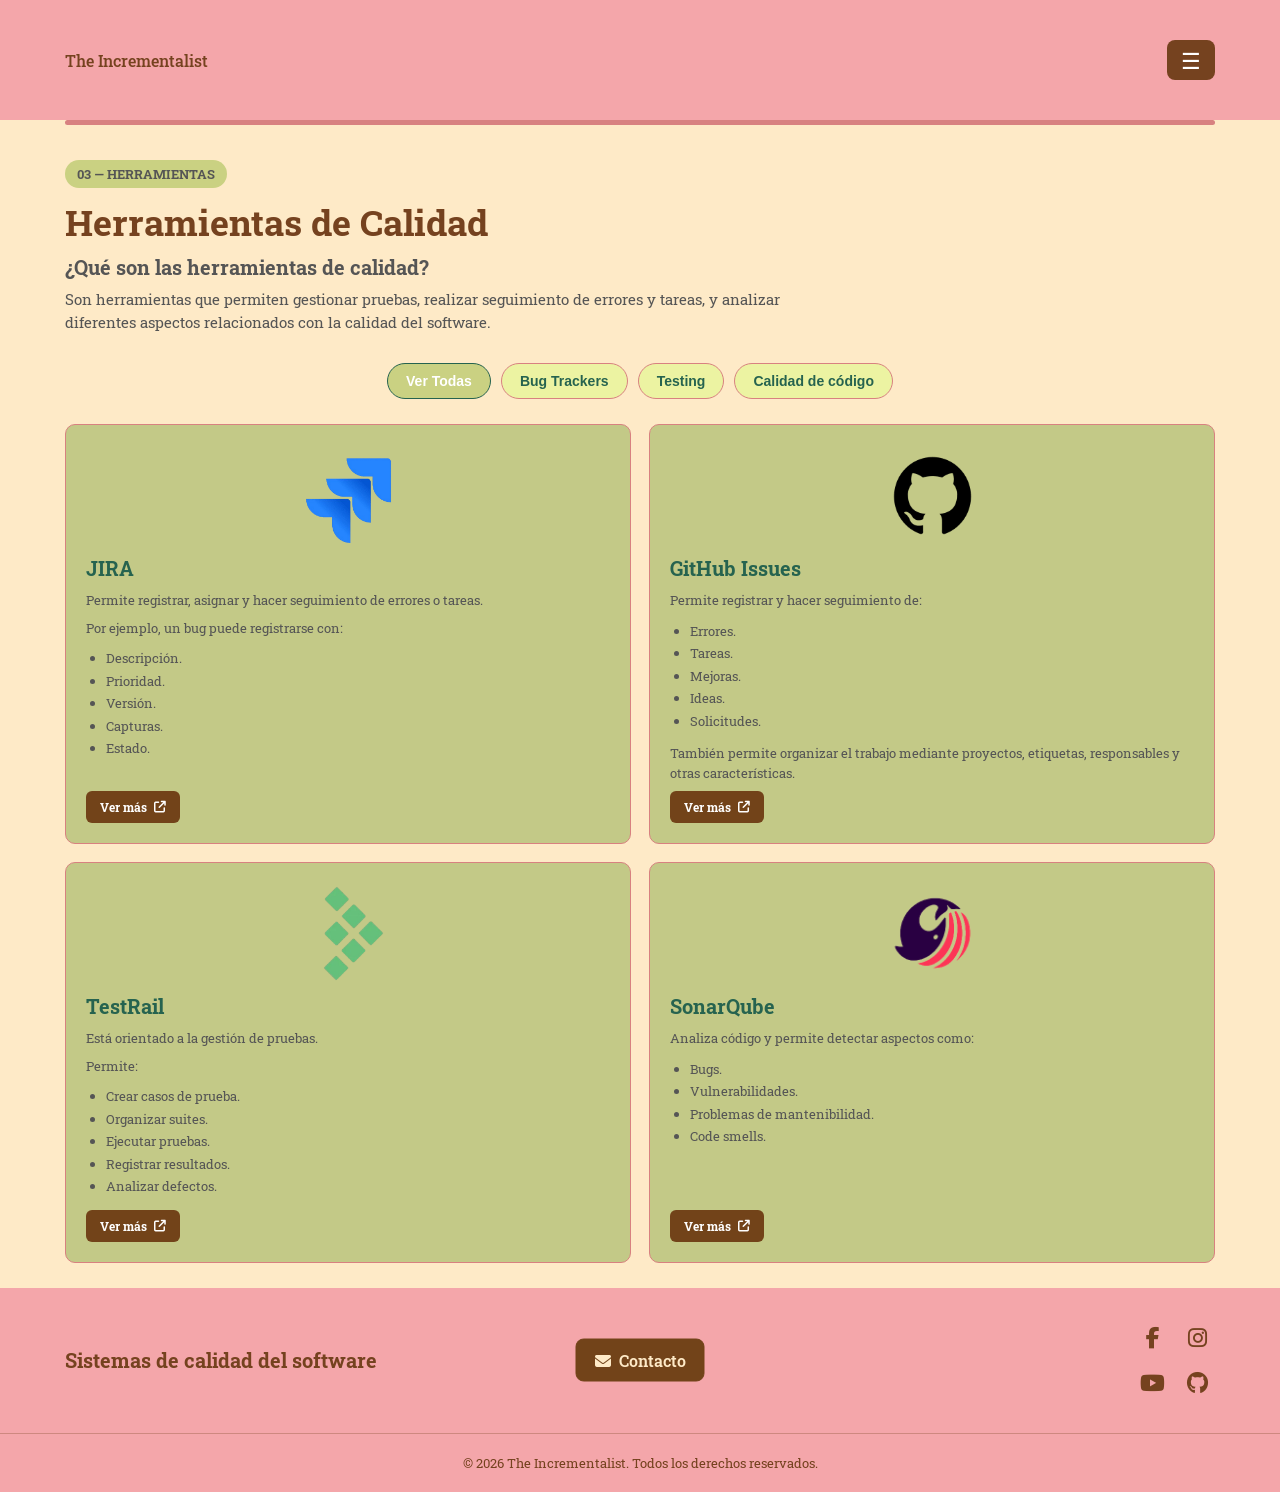
<file: paginas/herramientas-calidad.html>
<!DOCTYPE html>
<html lang="es">

<head>

    <meta charset="UTF-8">

    <meta name="viewport" content="width=device-width, initial-scale=1.0">

    <link rel="stylesheet" href="../css/styles.css">

    <link rel="stylesheet" href="../css/responsive.css">

    <link rel="stylesheet"
        href="https://cdnjs.cloudflare.com/ajax/libs/font-awesome/6.5.2/css/all.min.css">

    <title>Herramientas de Calidad</title>

</head>

<body>


    <!-- ==================== NAVBAR ==================== -->

    <div id="navbar"></div>



    <!-- ==================== CONTENIDO ==================== -->

    <main class="pagina-herramientas">


        <!-- ==================== INTRODUCCIÓN ==================== -->

        <section class="intro-herramientas">

            <span class="numero-seccion">
                03 — HERRAMIENTAS
            </span>

            <h1>
                Herramientas de Calidad
            </h1>

            <h2>
                ¿Qué son las herramientas de calidad?
            </h2>

            <p>
                Son herramientas que permiten gestionar pruebas,
                realizar seguimiento de errores y tareas, y analizar
                diferentes aspectos relacionados con la calidad del software.
            </p>

        </section>



        <!-- ==================== FILTROS ==================== -->

        <section class="filtros-herramientas">

            <button
                class="filtro-herramienta activo"
                data-filtro="todas">

                Ver Todas

            </button>


            <button
                class="filtro-herramienta"
                data-filtro="bug-trackers">

                Bug Trackers

            </button>


            <button
                class="filtro-herramienta"
                data-filtro="testing">

                Testing

            </button>


            <button
                class="filtro-herramienta"
                data-filtro="calidad">

                Calidad de código

            </button>

        </section>



        <!-- ==================== HERRAMIENTAS ==================== -->

        <section class="contenedor-herramientas">


            <!-- ==================== JIRA ==================== -->

            <article
                class="herramienta-card"
                data-categoria="bug-trackers">

                <div class="logo-herramienta">

                    <img
                        src="../img/logoJira.png"
                        alt="Logo de Jira"
                        class="logo-jira"
                    >

                </div>


                <h3>
                    JIRA
                </h3>


                <p>
                    Permite registrar, asignar y hacer seguimiento
                    de errores o tareas.
                </p>


                <p>
                    Por ejemplo, un bug puede registrarse con:
                </p>


                <ul>

                    <li>
                        Descripción.
                    </li>

                    <li>
                        Prioridad.
                    </li>

                    <li>
                        Versión.
                    </li>

                    <li>
                        Capturas.
                    </li>

                    <li>
                        Estado.
                    </li>

                </ul>


                <a
                    href="https://www.atlassian.com/es/software/jira?campaign=19324540226&adgroup=143040524765&targetid=kwd-855725830&matchtype=e&network=g&device=c&keyword=jira"
                    target="_blank"
                    rel="noopener noreferrer"
                    class="boton-herramienta">

                    Ver más
                    <i class="fa-solid fa-arrow-up-right-from-square"></i>

                </a>

            </article>



            <!-- ==================== GITHUB ISSUES ==================== -->

            <article
                class="herramienta-card"
                data-categoria="bug-trackers">

                <div class="logo-herramienta">

                    <img
                        src="../img/logoGithub.png"
                        alt="Logo de GitHub Issues">

                </div>


                <h3>
                    GitHub Issues
                </h3>


                <p>
                    Permite registrar y hacer seguimiento de:
                </p>


                <ul>

                    <li>
                        Errores.
                    </li>

                    <li>
                        Tareas.
                    </li>

                    <li>
                        Mejoras.
                    </li>

                    <li>
                        Ideas.
                    </li>

                    <li>
                        Solicitudes.
                    </li>

                </ul>


                <p>
                    También permite organizar el trabajo mediante
                    proyectos, etiquetas, responsables y otras
                    características.
                </p>


                <a
                    href="https://github.com/features/issues?locale=es-419"
                    target="_blank"
                    rel="noopener noreferrer"
                    class="boton-herramienta">

                    Ver más
                    <i class="fa-solid fa-arrow-up-right-from-square"></i>

                </a>

            </article>



            <!-- ==================== TESTRAIL ==================== -->

            <article
                class="herramienta-card"
                data-categoria="testing">

                <div class="logo-herramienta">

                    <img
                        src="../img/logoTestRail.png"
                        alt="Logo de TestRail">

                </div>


                <h3>
                    TestRail
                </h3>


                <p>
                    Está orientado a la gestión de pruebas.
                </p>


                <p>
                    Permite:
                </p>


                <ul>

                    <li>
                        Crear casos de prueba.
                    </li>

                    <li>
                        Organizar suites.
                    </li>

                    <li>
                        Ejecutar pruebas.
                    </li>

                    <li>
                        Registrar resultados.
                    </li>

                    <li>
                        Analizar defectos.
                    </li>

                </ul>


                <a
                    href="https://www.testrail.com/"
                    target="_blank"
                    rel="noopener noreferrer"
                    class="boton-herramienta">

                    Ver más
                    <i class="fa-solid fa-arrow-up-right-from-square"></i>

                </a>

            </article>



            <!-- ==================== SONARQUBE ==================== -->

            <article
                class="herramienta-card"
                data-categoria="calidad">

                <div class="logo-herramienta">

                    <img
                        src="../img/logoSonarqube.png"
                        alt="Logo de SonarQube">

                </div>


                <h3>
                    SonarQube
                </h3>


                <p>
                    Analiza código y permite detectar aspectos como:
                </p>


                <ul>

                    <li>
                        Bugs.
                    </li>

                    <li>
                        Vulnerabilidades.
                    </li>

                    <li>
                        Problemas de mantenibilidad.
                    </li>

                    <li>
                        Code smells.
                    </li>

                </ul>


                <a
                    href="https://www.sonarsource.com/es/products/sonarqube/"
                    target="_blank"
                    rel="noopener noreferrer"
                    class="boton-herramienta">

                    Ver más
                    <i class="fa-solid fa-arrow-up-right-from-square"></i>

                </a>

            </article>


        </section>


    </main>



    <!-- ==================== FOOTER ==================== -->

    <div id="footer"></div>



    <!-- ==================== JAVASCRIPT ==================== -->

    <script src="../js/script.js"></script>

</body>

</html>
</file>
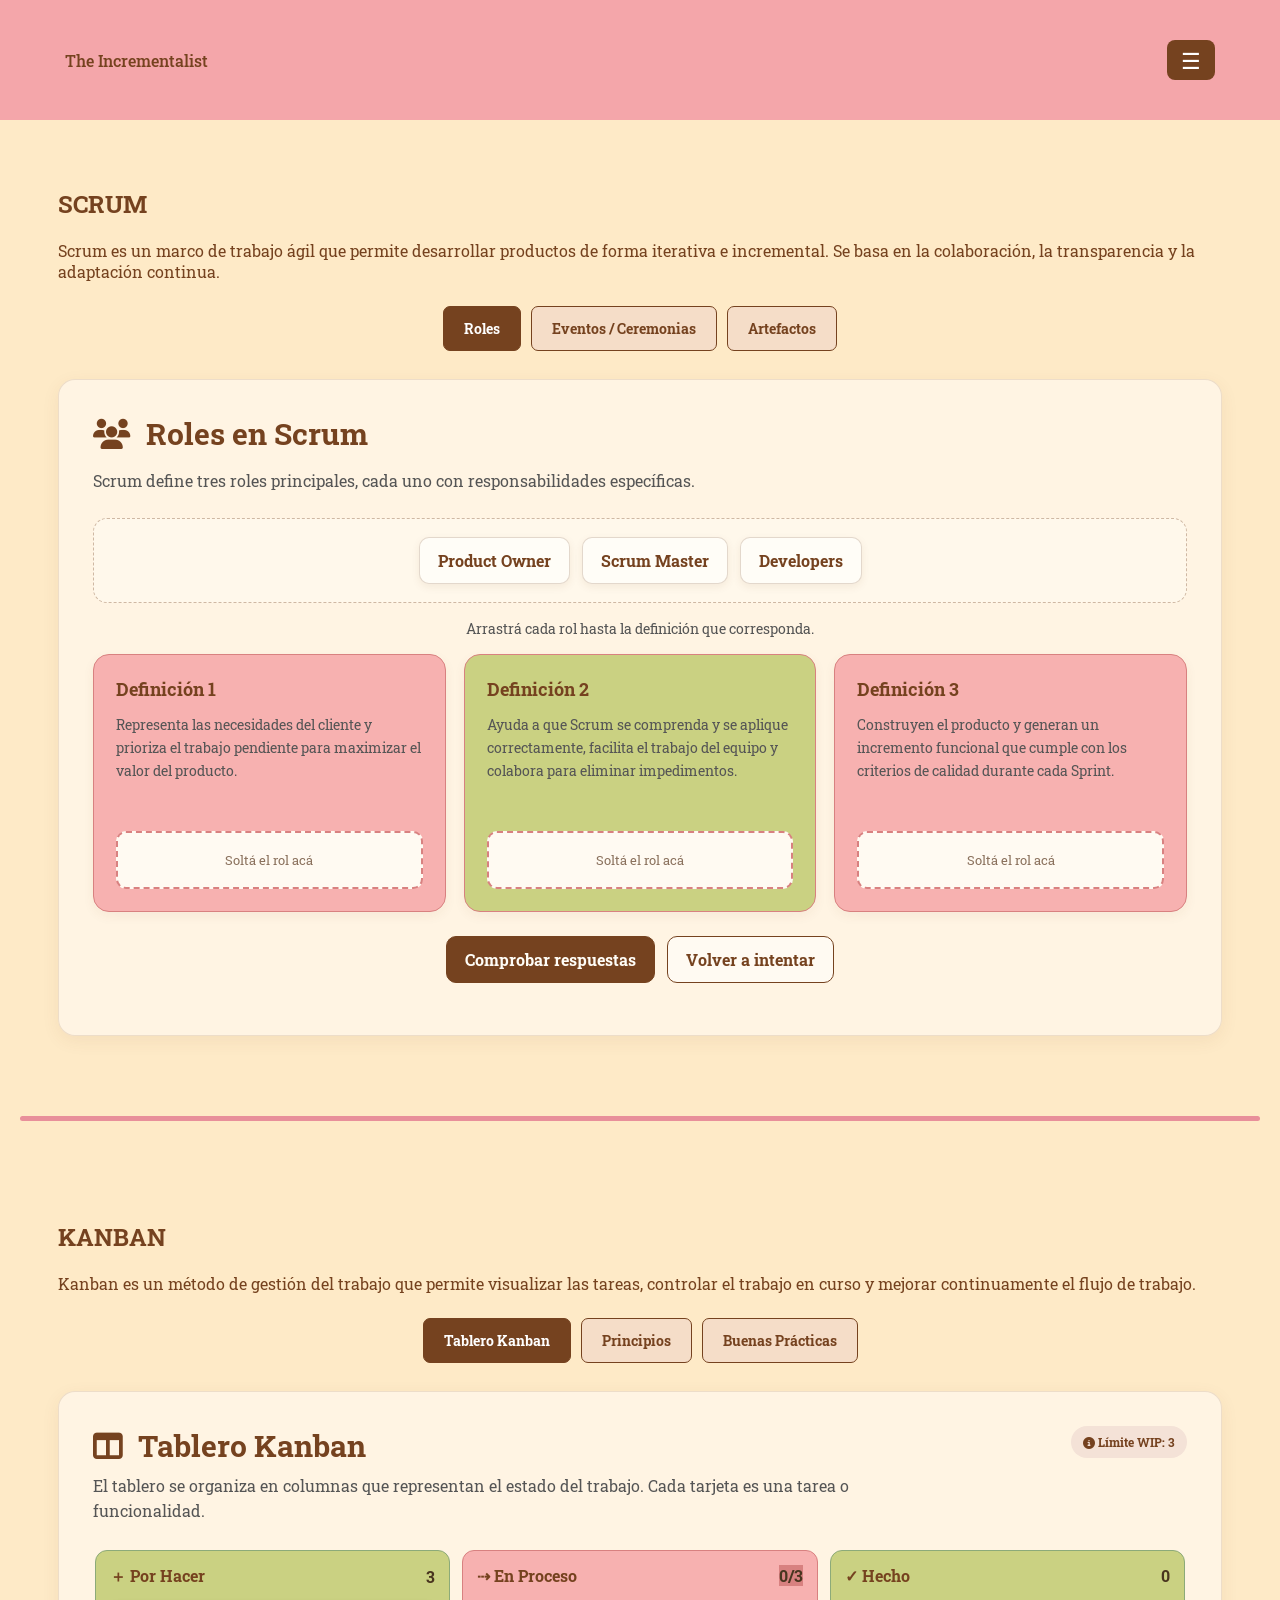
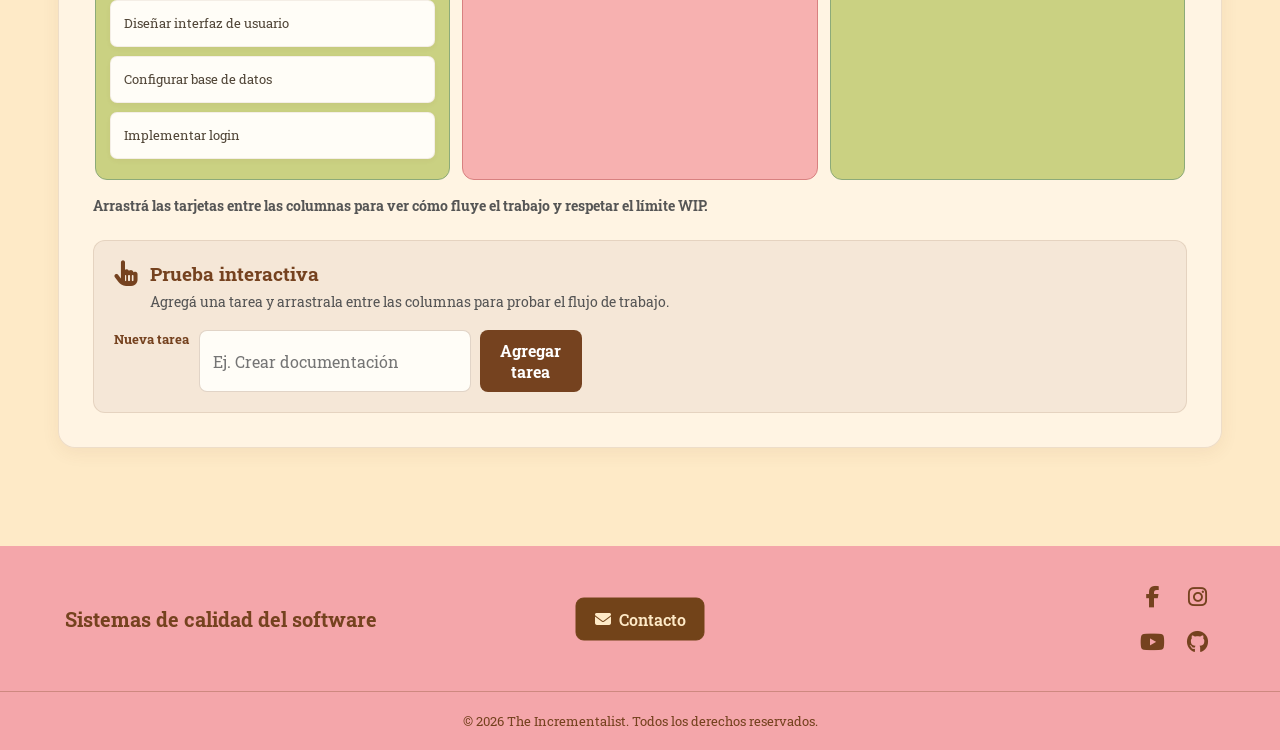
<file: paginas/metodologias-agiles.html>
<!DOCTYPE html>
<html lang="es">
<head>
    <meta charset="UTF-8">
    <meta name="viewport" content="width=device-width, initial-scale=1.0">

    <link rel="stylesheet" href="../css/styles.css">
    <link rel="stylesheet" href="../css/responsive.css">
    <link rel="stylesheet"
        href="https://cdnjs.cloudflare.com/ajax/libs/font-awesome/6.5.2/css/all.min.css">

    <title>Metodologías Ágiles</title>
</head>
<body>

    <div id="navbar"></div>

    <main class="pagina-metodologias">

        <!-- =========================
             SCRUM
        ========================== -->

        <section class="vista-agil" id="vista-scrum">


            <h1>SCRUM</h1>
            <p>
                Scrum es un marco de trabajo ágil que permite
                desarrollar productos de forma iterativa e
                incremental. Se basa en la colaboración,
                la transparencia y la adaptación continua.
            </p>


            <nav class="pestanas-scrum" aria-label="Secciones de Scrum">

                <button type="button"
                    class="pestana-scrum activa"
                    data-seccion-scrum="roles"
                    aria-pressed="true">
                    Roles
                </button>

                <button type="button"
                    class="pestana-scrum"
                    data-seccion-scrum="eventos"
                    aria-pressed="false">
                    Eventos / Ceremonias
                </button>

                <button type="button"
                    class="pestana-scrum"
                    data-seccion-scrum="artefactos"
                    aria-pressed="false">
                    Artefactos
                </button>

            </nav>

            <div class="contenido-vista-agil">

                <!-- ROLES -->

                <section class="card-agil contenido-scrum-seleccionado"
                    id="scrum-roles">

                    <h2>
                        <i class="fa-solid fa-users" aria-hidden="true"></i>
                        Roles en Scrum
                    </h2>

                    <p>
                        Scrum define tres roles principales,
                        cada uno con responsabilidades específicas.
                    </p>

                    <div class="actividad-roles-scrum" id="actividad-roles-scrum">

                        <!-- OPCIONES PARA ARRASTRAR -->
                        <div class="opciones-roles-scrum"
                            id="opciones-roles-scrum"
                            aria-label="Roles disponibles">

                            <button type="button"
                                class="opcion-rol-scrum"
                                draggable="true"
                                data-rol="product-owner">
                                Product Owner
                            </button>

                            <button type="button"
                                class="opcion-rol-scrum"
                                draggable="true"
                                data-rol="scrum-master">
                                Scrum Master
                            </button>

                            <button type="button"
                                class="opcion-rol-scrum"
                                draggable="true"
                                data-rol="developers">
                                Developers
                            </button>

                        </div>

                        <p class="instruccion-roles-scrum">
                            Arrastrá cada rol hasta la definición que corresponda.
                        </p>

                        <!-- DEFINICIONES -->
                        <div class="tarjetas-definiciones-rol">

                            <article class="tarjeta-definicion-rol"
                                data-definicion-rol="product-owner">

                                <h3>Definición 1</h3>

                                <p>
                                    Representa las necesidades del cliente y prioriza
                                    el trabajo pendiente para maximizar el valor del producto.
                                </p>

                                <div class="zona-respuesta-rol"
                                    data-destino-rol="product-owner"
                                    tabindex="0"
                                    role="button"
                                    aria-label="Soltar aquí el rol de la definición 1">
                                    <span>Soltá el rol acá</span>
                                </div>

                            </article>

                            <article class="tarjeta-definicion-rol"
                                data-definicion-rol="scrum-master">

                                <h3>Definición 2</h3>

                                <p>
                                    Ayuda a que Scrum se comprenda y se aplique correctamente,
                                    facilita el trabajo del equipo y colabora para eliminar impedimentos.
                                </p>

                                <div class="zona-respuesta-rol"
                                    data-destino-rol="scrum-master"
                                    tabindex="0"
                                    role="button"
                                    aria-label="Soltar aquí el rol de la definición 2">
                                    <span>Soltá el rol acá</span>
                                </div>

                            </article>

                            <article class="tarjeta-definicion-rol"
                                data-definicion-rol="developers">

                                <h3>Definición 3</h3>

                                <p>
                                    Construyen el producto y generan un incremento funcional
                                    que cumple con los criterios de calidad durante cada Sprint.
                                </p>

                                <div class="zona-respuesta-rol"
                                    data-destino-rol="developers"
                                    tabindex="0"
                                    role="button"
                                    aria-label="Soltar aquí el rol de la definición 3">
                                    <span>Soltá el rol acá</span>
                                </div>

                            </article>

                        </div>

                        <!-- CONTROLES -->
                        <div class="controles-roles-scrum">

                            <button type="button" id="comprobar-roles-scrum">
                                Comprobar respuestas
                            </button>

                            <button type="button" id="reiniciar-roles-scrum">
                                Volver a intentar
                            </button>

                        </div>

                        <p id="resultado-roles-scrum"
                            class="resultado-roles-scrum"
                            aria-live="polite"></p>

                    </div>
                </section>

                <!-- EVENTOS -->

                <section class="card-agil contenido-scrum-seleccionado"
                    id="scrum-eventos"
                    hidden>

                    <h2>
                        <i class="fa-regular fa-calendar-days"
                            aria-hidden="true"></i>
                        Ciclo de un Sprint
                    </h2>

                    <p>
                        Durante el Sprint se realizan distintos eventos
                        con objetivos específicos. Seleccioná un evento
                        para conocer más.
                    </p>

                    <div class="ciclo-sprint">

                        <button type="button"
                            class="evento-sprint interactivo"
                            data-evento="planning"
                            aria-pressed="false">

                            <strong>Sprint Planning</strong>
                            <span>Planificación</span>
                        </button>

                        <button type="button"
                            class="evento-sprint interactivo"
                            data-evento="daily"
                            aria-pressed="false">

                            <strong>Daily Scrum</strong>
                            <span>15 minutos</span>
                        </button>

                        <button type="button"
                            class="evento-sprint interactivo"
                            data-evento="review"
                            aria-pressed="false">

                            <strong>Sprint Review</strong>
                            <span>Revisión</span>
                        </button>

                        <button type="button"
                            class="evento-sprint interactivo"
                            data-evento="retro"
                            aria-pressed="false">

                            <strong>Sprint Retrospective</strong>
                            <span>Retrospectiva</span>
                        </button>

                    </div>

                    <div class="informacion-evento"
                        id="informacion-evento"
                        aria-live="polite"
                        hidden>

                        <button type="button"
                            class="cerrar-informacion-evento"
                            aria-label="Cerrar información">
                            &times;
                        </button>

                        <div id="detalle-evento"></div>
                    </div>

                </section>
                
                <!-- ARTEFACTOS DE SCRUM -->
                <section class="card-agil contenido-scrum-seleccionado seccion-artefactos"
                    id="scrum-artefactos" hidden>

                    <h2>
                        <i class="fa-solid fa-layer-group" aria-hidden="true"></i>
                        Artefactos de Scrum
                    </h2>

                    <p>
                        Explorá los elementos que permiten organizar el trabajo
                        en una aplicación para una veterinaria.
                    </p>

                    <div class="tarjetas-artefactos">

                        <!-- PRODUCT BACKLOG -->
                        <article class="tarjeta-artefacto artefacto-rosa">
                            <div class="encabezado-artefacto">
                                <span class="icono-artefacto">
                                    <i class="fa-solid fa-list-check" aria-hidden="true"></i>
                                </span>

                                <span class="texto-artefacto">
                                    <strong>Product Backlog</strong>
                                    <small>Necesidades del proyecto</small>
                                </span>
                            </div>
                        </article>

                        <!-- SPRINT BACKLOG -->
                        <article class="tarjeta-artefacto artefacto-verde">
                            <div class="encabezado-artefacto">
                                <span class="icono-artefacto">
                                    <i class="fa-solid fa-clipboard-list" aria-hidden="true"></i>
                                </span>

                                <span class="texto-artefacto">
                                    <strong>Sprint Backlog</strong>
                                    <small>Trabajo del Sprint actual</small>
                                </span>
                            </div>
                        </article>

                        <!-- INCREMENTO -->
                        <article class="tarjeta-artefacto artefacto-rosa">
                            <div class="encabezado-artefacto">
                                <span class="icono-artefacto">
                                    <i class="fa-solid fa-box-open" aria-hidden="true"></i>
                                </span>

                                <span class="texto-artefacto">
                                    <strong>Incremento</strong>
                                    <small>Resultado obtenido</small>
                                </span>
                            </div>
                        </article>

                    </div>

                    <!-- ÚNICA ACTIVIDAD INTERACTIVA -->
                    <section class="actividad-artefactos">
                        <div class="titulo-actividad-artefactos">
                            <i class="fa-solid fa-puzzle-piece" aria-hidden="true"></i>

                            <div>
                                <h3>¡Poné a prueba lo que aprendiste!</h3>
                                <p>
                                    Clasificá cada situación según el artefacto
                                    al que corresponde.
                                </p>
                            </div>
                        </div>

                        <div class="pregunta-artefacto">
                            <label for="pregunta-artefacto-1">
                                1. El cliente solicita una nueva función para consultar los precios.
                            </label>

                            <select id="pregunta-artefacto-1" class="selector-artefacto">
                                <option value="">Elegí un artefacto</option>
                                <option value="product">Product Backlog</option>
                                <option value="sprint">Sprint Backlog</option>
                                <option value="incremento">Incremento</option>
                            </select>
                        </div>

                        <div class="pregunta-artefacto">
                            <label for="pregunta-artefacto-2">
                                2. El equipo registra las tareas que realizará para crear
                                el formulario de turnos durante el Sprint.
                            </label>

                            <select id="pregunta-artefacto-2" class="selector-artefacto">
                                <option value="">Elegí un artefacto</option>
                                <option value="product">Product Backlog</option>
                                <option value="sprint">Sprint Backlog</option>
                                <option value="incremento">Incremento</option>
                            </select>
                        </div>

                        <div class="pregunta-artefacto">
                            <label for="pregunta-artefacto-3">
                                3. La función de reserva está terminada, fue probada
                                y cumple los criterios acordados.
                            </label>

                            <select id="pregunta-artefacto-3" class="selector-artefacto">
                                <option value="">Elegí un artefacto</option>
                                <option value="product">Product Backlog</option>
                                <option value="sprint">Sprint Backlog</option>
                                <option value="incremento">Incremento</option>
                            </select>
                        </div>

                        <div class="acciones-actividad-artefactos">
                            <button type="button"
                                id="corregir-artefactos"
                                class="boton-corregir-artefactos">
                                Comprobar respuestas
                            </button>

                            <button type="button"
                                id="reiniciar-artefactos"
                                class="boton-reiniciar-artefactos">
                                Reiniciar
                            </button>
                        </div>

                        <p id="resultado-actividad-artefactos"
                            class="resultado-actividad-artefactos"
                            aria-live="polite"></p>
                    </section>

                </section>




            </div>
        </section>

        <div class="separador-metodologias"
            aria-hidden="true"></div>

        <!-- =========================
             KANBAN
        ========================== -->

        <section class="vista-agil" id="vista-kanban">

            <h1>KANBAN</h1>

            <p>
                Kanban es un método de gestión del trabajo que permite
                visualizar las tareas, controlar el trabajo en curso
                y mejorar continuamente el flujo de trabajo.
            </p>


            <nav class="pestanas-kanban"
                aria-label="Secciones de Kanban">

                <button type="button"
                    class="pestana-kanban activa"
                    data-seccion-kanban="tablero"
                    aria-pressed="true">
                    Tablero Kanban
                </button>

                <button type="button"
                    class="pestana-kanban"
                    data-seccion-kanban="principios"
                    aria-pressed="false">
                    Principios
                </button>

                <button type="button"
                    class="pestana-kanban"
                    data-seccion-kanban="buenas-practicas"
                    aria-pressed="false">
                    Buenas Prácticas
                </button>

            </nav>

            <div class="contenido-vista-agil">

                <!-- TABLERO KANBAN -->

                <section class="card-agil contenido-kanban-seleccionado"
                    id="kanban-tablero">

                    <div class="titulo-tablero-kanban">

                        <div>
                            <h2>
                                <i class="fa-solid fa-table-columns"
                                    aria-hidden="true"></i>
                                Tablero Kanban
                            </h2>

                            <p>
                                El tablero se organiza en columnas que
                                representan el estado del trabajo.
                                Cada tarjeta es una tarea o funcionalidad.
                            </p>
                        </div>

                        <span class="indicador-wip">
                            <i class="fa-solid fa-circle-info"
                                aria-hidden="true"></i>
                            Límite WIP: 3
                        </span>

                    </div>

                    <div class="tablero-kanban">

                        <!-- POR HACER -->

                        <section class="columna-kanban columna-pendiente"
                            data-columna="pendiente">

                            <h3>
                                <span>＋ Por Hacer</span>
                                <span class="contador-columna">3</span>
                            </h3>

                            <div class="tarjetas-kanban">

                                <article class="tarjeta-kanban"
                                    draggable="true">
                                    Diseñar interfaz de usuario
                                </article>

                                <article class="tarjeta-kanban"
                                    draggable="true">
                                    Configurar base de datos
                                </article>

                                <article class="tarjeta-kanban"
                                    draggable="true">
                                    Implementar login
                                </article>

                            </div>
                        </section>

                        <!-- EN PROCESO -->

                        <section class="columna-kanban columna-proceso"
                            data-columna="proceso"
                            data-limite="3">

                            <h3>
                                <span>⇢ En Proceso</span>
                                <span class="contador-columna contador-wip">
                                    0/3
                                </span>
                            </h3>

                            <div class="tarjetas-kanban"></div>

                        </section>

                        <!-- HECHO -->

                        <section class="columna-kanban columna-hecho"
                            data-columna="hecho">

                            <h3>
                                <span>✓ Hecho</span>
                                <span class="contador-columna">0</span>
                            </h3>

                            <div class="tarjetas-kanban"></div>

                        </section>

                    </div>

                    <p class="mensaje-kanban"
                        id="mensaje-kanban"
                        aria-live="polite">
                        Arrastrá las tarjetas entre las columnas para ver
                        cómo fluye el trabajo y respetar el límite WIP.
                    </p>

                    <!-- PRUEBA INTERACTIVA -->

                    <div class="prueba-kanban">

                        <div class="encabezado-prueba-kanban">

                            <i class="fa-solid fa-hand-pointer"
                                aria-hidden="true"></i>

                            <div>
                                <h3>Prueba interactiva</h3>
                                <p>
                                    Agregá una tarea y arrastrala entre
                                    las columnas para probar el flujo
                                    de trabajo.
                                </p>
                            </div>

                        </div>

                        <form id="form-nueva-tarea"
                            class="form-nueva-tarea">

                            <label for="nueva-tarea">
                                Nueva tarea
                            </label>

                            <div class="entrada-nueva-tarea">

                                <input type="text"
                                    id="nueva-tarea"
                                    maxlength="90"
                                    placeholder="Ej. Crear documentación"
                                    required>

                                <button type="submit">
                                    Agregar tarea
                                </button>

                            </div>
                        </form>

                    </div>

                </section>

                <!-- PRINCIPIOS -->
                <section class="card-agil contenido-kanban-seleccionado seccion-kanban-extra" id="kanban-principios" hidden>
                    <h2><i class="fa-solid fa-compass" aria-hidden="true"></i> Principios de Kanban</h2>
                    <p>Explorá estas situaciones para descubrir cómo mejorar la organización del trabajo.</p>

                    <div class="lista-kanban-extra">
                        <details class="tarjeta-kanban-extra kanban-extra-rosa">
                            <summary>
                                <span class="icono-kanban-extra"><i class="fa-solid fa-eye" aria-hidden="true"></i></span>
                                <span><strong>Visualizar el trabajo</strong><small>Hacer visible el estado de las tareas.</small></span>
                                <i class="fa-solid fa-chevron-down flecha-kanban-extra" aria-hidden="true"></i>
                            </summary>
                            <div class="detalle-kanban-extra">
                                <p><strong>Situación:</strong> el equipo recibe pedidos por mensajes, correos y conversaciones, y nadie sabe cuáles están pendientes.</p>
                                <p><strong>¿Qué harías?</strong> Reunir las tareas en un tablero y mostrar en qué estado se encuentra cada una.</p>
                                <p class="ejemplo-kanban-extra"><i class="fa-solid fa-lightbulb" aria-hidden="true"></i> Así todos pueden identificar qué falta hacer y qué ya se terminó.</p>
                            </div>
                        </details>

                        <details class="tarjeta-kanban-extra kanban-extra-verde">
                            <summary>
                                <span class="icono-kanban-extra"><i class="fa-solid fa-gauge-high" aria-hidden="true"></i></span>
                                <span><strong>Limitar el trabajo en curso (WIP)</strong><small>Evitar comenzar demasiadas tareas a la vez.</small></span>
                                <i class="fa-solid fa-chevron-down flecha-kanban-extra" aria-hidden="true"></i>
                            </summary>
                            <div class="detalle-kanban-extra">
                                <p><strong>Situación:</strong> cada integrante empieza varias tareas, pero pocas llegan a terminarse.</p>
                                <p><strong>¿Qué harías?</strong> Acordar un máximo de tareas simultáneas en la columna «En proceso».</p>
                                <p class="ejemplo-kanban-extra"><i class="fa-solid fa-lightbulb" aria-hidden="true"></i> El límite ayuda a concentrarse en terminar antes de empezar más trabajo.</p>
                            </div>
                        </details>

                        <details class="tarjeta-kanban-extra kanban-extra-rosa">
                            <summary>
                                <span class="icono-kanban-extra"><i class="fa-solid fa-arrows-rotate" aria-hidden="true"></i></span>
                                <span><strong>Gestionar el flujo</strong><small>Detectar demoras durante el proceso.</small></span>
                                <i class="fa-solid fa-chevron-down flecha-kanban-extra" aria-hidden="true"></i>
                            </summary>
                            <div class="detalle-kanban-extra">
                                <p><strong>Situación:</strong> las tareas se acumulan en «En revisión» porque solo una persona puede aprobarlas.</p>
                                <p><strong>¿Qué harías?</strong> Revisar dónde se produce la demora y buscar una forma de agilizar esa etapa.</p>
                                <p class="ejemplo-kanban-extra"><i class="fa-solid fa-lightbulb" aria-hidden="true"></i> Observar el recorrido completo ayuda a detectar cuellos de botella.</p>
                            </div>
                        </details>

                        <details class="tarjeta-kanban-extra kanban-extra-verde">
                            <summary>
                                <span class="icono-kanban-extra"><i class="fa-solid fa-chart-line" aria-hidden="true"></i></span>
                                <span><strong>Observar el estado de las tareas</strong><small>Usar información para tomar decisiones.</small></span>
                                <i class="fa-solid fa-chevron-down flecha-kanban-extra" aria-hidden="true"></i>
                            </summary>
                            <div class="detalle-kanban-extra">
                                <p><strong>Situación:</strong> el equipo siente que trabaja mucho, pero no sabe por qué las entregas se atrasan.</p>
                                <p><strong>¿Qué harías?</strong> Observar las tareas acumuladas, los tiempos de espera y los bloqueos frecuentes.</p>
                                <p class="ejemplo-kanban-extra"><i class="fa-solid fa-lightbulb" aria-hidden="true"></i> Los datos permiten decidir qué aspecto necesita mejorar.</p>
                            </div>
                        </details>

                        <details class="tarjeta-kanban-extra kanban-extra-rosa">
                            <summary>
                                <span class="icono-kanban-extra"><i class="fa-solid fa-infinity" aria-hidden="true"></i></span>
                                <span><strong>Favorecer el flujo continuo</strong><small>Entregar valor de manera constante.</small></span>
                                <i class="fa-solid fa-chevron-down flecha-kanban-extra" aria-hidden="true"></i>
                            </summary>
                            <div class="detalle-kanban-extra">
                                <p><strong>Situación:</strong> el equipo deja todas las entregas para el último día del mes.</p>
                                <p><strong>¿Qué harías?</strong> Organizar el trabajo para completar y entregar tareas a medida que estén listas.</p>
                                <p class="ejemplo-kanban-extra"><i class="fa-solid fa-lightbulb" aria-hidden="true"></i> Las entregas más frecuentes permiten obtener devoluciones antes.</p>
                            </div>
                        </details>
                    </div>

                    <div class="cierre-kanban-extra">
                        <i class="fa-solid fa-lightbulb" aria-hidden="true"></i>
                        <div><strong>¿Por qué son importantes?</strong><p>Ayudan a comprender el trabajo, detectar problemas y tomar decisiones para mejorar el flujo.</p></div>
                    </div>
                </section>

                <!-- BUENAS PRACTICAS -->
                <section class="card-agil contenido-kanban-seleccionado seccion-kanban-extra" id="kanban-buenas-practicas" hidden>
                    <h2><i class="fa-solid fa-list-check" aria-hidden="true"></i> Buenas Prácticas de Kanban</h2>
                    <p>Seleccioná cada recomendación para ver cómo aplicarla en un equipo de desarrollo.</p>

                    <div class="lista-kanban-extra">
                        <details class="tarjeta-kanban-extra kanban-extra-verde">
                            <summary>
                                <span class="icono-kanban-extra"><i class="fa-solid fa-gauge-high" aria-hidden="true"></i></span>
                                <span><strong>Limitar el WIP</strong><small>Definir cuántas tareas pueden estar en curso.</small></span>
                                <i class="fa-solid fa-chevron-down flecha-kanban-extra" aria-hidden="true"></i>
                            </summary>
                            <div class="detalle-kanban-extra">
                                <p><strong>Ejemplo:</strong> el equipo establece un máximo de tres tareas en la columna «En proceso».</p>
                                <p>Si ya hay tres, antes de empezar otra tarea deberán avanzar o terminar alguna de las actuales.</p>
                                <p class="ejemplo-kanban-extra">Probá este límite en el tablero de Kanban de la pestaña anterior.</p>
                            </div>
                        </details>

                        <details class="tarjeta-kanban-extra kanban-extra-rosa">
                            <summary>
                                <span class="icono-kanban-extra"><i class="fa-solid fa-magnifying-glass-chart" aria-hidden="true"></i></span>
                                <span><strong>Revisar y ajustar el flujo</strong><small>Analizar dónde se producen demoras.</small></span>
                                <i class="fa-solid fa-chevron-down flecha-kanban-extra" aria-hidden="true"></i>
                            </summary>
                            <div class="detalle-kanban-extra">
                                <p><strong>Ejemplo:</strong> las tareas tardan demasiado en pasar a revisión.</p>
                                <p>El equipo analiza la causa, acuerda un cambio y observa si mejora el tiempo de entrega.</p>
                                <p class="ejemplo-kanban-extra">Revisar el proceso permite ajustar las decisiones con información real.</p>
                            </div>
                        </details>

                        <details class="tarjeta-kanban-extra kanban-extra-verde">
                            <summary>
                                <span class="icono-kanban-extra"><i class="fa-solid fa-triangle-exclamation" aria-hidden="true"></i></span>
                                <span><strong>Visualizar bloqueos</strong><small>Hacer visibles los impedimentos.</small></span>
                                <i class="fa-solid fa-chevron-down flecha-kanban-extra" aria-hidden="true"></i>
                            </summary>
                            <div class="detalle-kanban-extra">
                                <p><strong>Ejemplo:</strong> una tarea no puede continuar porque falta una respuesta del cliente.</p>
                                <p>El equipo identifica el bloqueo en la tarjeta, registra qué necesita y coordina cómo resolverlo.</p>
                                <p class="ejemplo-kanban-extra">Un bloqueo visible es más fácil de detectar y atender.</p>
                            </div>
                        </details>

                        <details class="tarjeta-kanban-extra kanban-extra-rosa">
                            <summary>
                                <span class="icono-kanban-extra"><i class="fa-solid fa-people-group" aria-hidden="true"></i></span>
                                <span><strong>Fomentar la colaboración</strong><small>Compartir información y ayudarse.</small></span>
                                <i class="fa-solid fa-chevron-down flecha-kanban-extra" aria-hidden="true"></i>
                            </summary>
                            <div class="detalle-kanban-extra">
                                <p><strong>Ejemplo:</strong> una persona termina sus tareas mientras otra está trabada con una prueba.</p>
                                <p>En lugar de iniciar trabajo nuevo, pueden colaborar para resolver el impedimento.</p>
                                <p class="ejemplo-kanban-extra">El objetivo es que avance el trabajo del equipo, no solo el individual.</p>
                            </div>
                        </details>

                        <details class="tarjeta-kanban-extra kanban-extra-verde">
                            <summary>
                                <span class="icono-kanban-extra"><i class="fa-solid fa-seedling" aria-hidden="true"></i></span>
                                <span><strong>Mejorar continuamente</strong><small>Probar cambios pequeños y evaluar resultados.</small></span>
                                <i class="fa-solid fa-chevron-down flecha-kanban-extra" aria-hidden="true"></i>
                            </summary>
                            <div class="detalle-kanban-extra">
                                <p><strong>Ejemplo:</strong> las tareas suelen llegar incompletas a la etapa de revisión.</p>
                                <p>El equipo prueba una lista de verificación antes de moverlas y luego evalúa si disminuyen los errores.</p>
                                <p class="ejemplo-kanban-extra">Es mejor medir el resultado del cambio que suponer que funcionó.</p>
                            </div>
                        </details>
                    </div>

                    <div class="cierre-kanban-extra">
                        <i class="fa-solid fa-lightbulb" aria-hidden="true"></i>
                        <div><strong>¡Ahora te toca a vos!</strong><p>Elegí la mejor respuesta en cada situación y comprobá cuánto aprendiste.</p></div>
                    </div>

                    <div class="actividad-kanban-extra">
                        <div class="pregunta-practica-kanban">
                            <label for="practica-kanban-1">1. Hay cinco tareas en curso y varias están demoradas. ¿Qué conviene hacer?</label>
                            <select id="practica-kanban-1" class="selector-practica-kanban">
                                <option value="">Seleccioná una opción</option>
                                <option value="a">Empezar más tareas para avanzar más rápido.</option>
                                <option value="b">Revisar el límite WIP y ayudar a terminar tareas abiertas.</option>
                                <option value="c">Eliminar las tareas que tardan más.</option>
                            </select>
                        </div>

                        <div class="pregunta-practica-kanban">
                            <label for="practica-kanban-2">2. Una tarea está frenada porque falta información externa. ¿Qué conviene hacer?</label>
                            <select id="practica-kanban-2" class="selector-practica-kanban">
                                <option value="">Seleccioná una opción</option>
                                <option value="a">Dejarla sin actualizar hasta que se resuelva.</option>
                                <option value="b">Moverla a «Hecho» para liberar espacio.</option>
                                <option value="c">Señalar el bloqueo y coordinar cómo resolverlo.</option>
                            </select>
                        </div>

                        <div class="pregunta-practica-kanban">
                            <label for="practica-kanban-3">3. El equipo detecta el mismo problema todas las semanas. ¿Qué conviene hacer?</label>
                            <select id="practica-kanban-3" class="selector-practica-kanban">
                                <option value="">Seleccioná una opción</option>
                                <option value="a">Probar una mejora y revisar si da resultado.</option>
                                <option value="b">Aceptar el problema porque ya es habitual.</option>
                                <option value="c">Cambiar todo el proceso de una sola vez.</option>
                            </select>
                        </div>

                        <div class="acciones-practica-kanban">
                            <button type="button" id="corregir-practica-kanban">Comprobar respuestas</button>
                            <button type="button" id="reiniciar-practica-kanban">Reiniciar</button>
                        </div>
                        <p id="resultado-practica-kanban" aria-live="polite"></p>
                    </div>
                </section>


            </div>
        </section>

    </main>

    <div id="footer"></div>

    <script src="../js/script.js"></script>

</body>
</html>
</file>
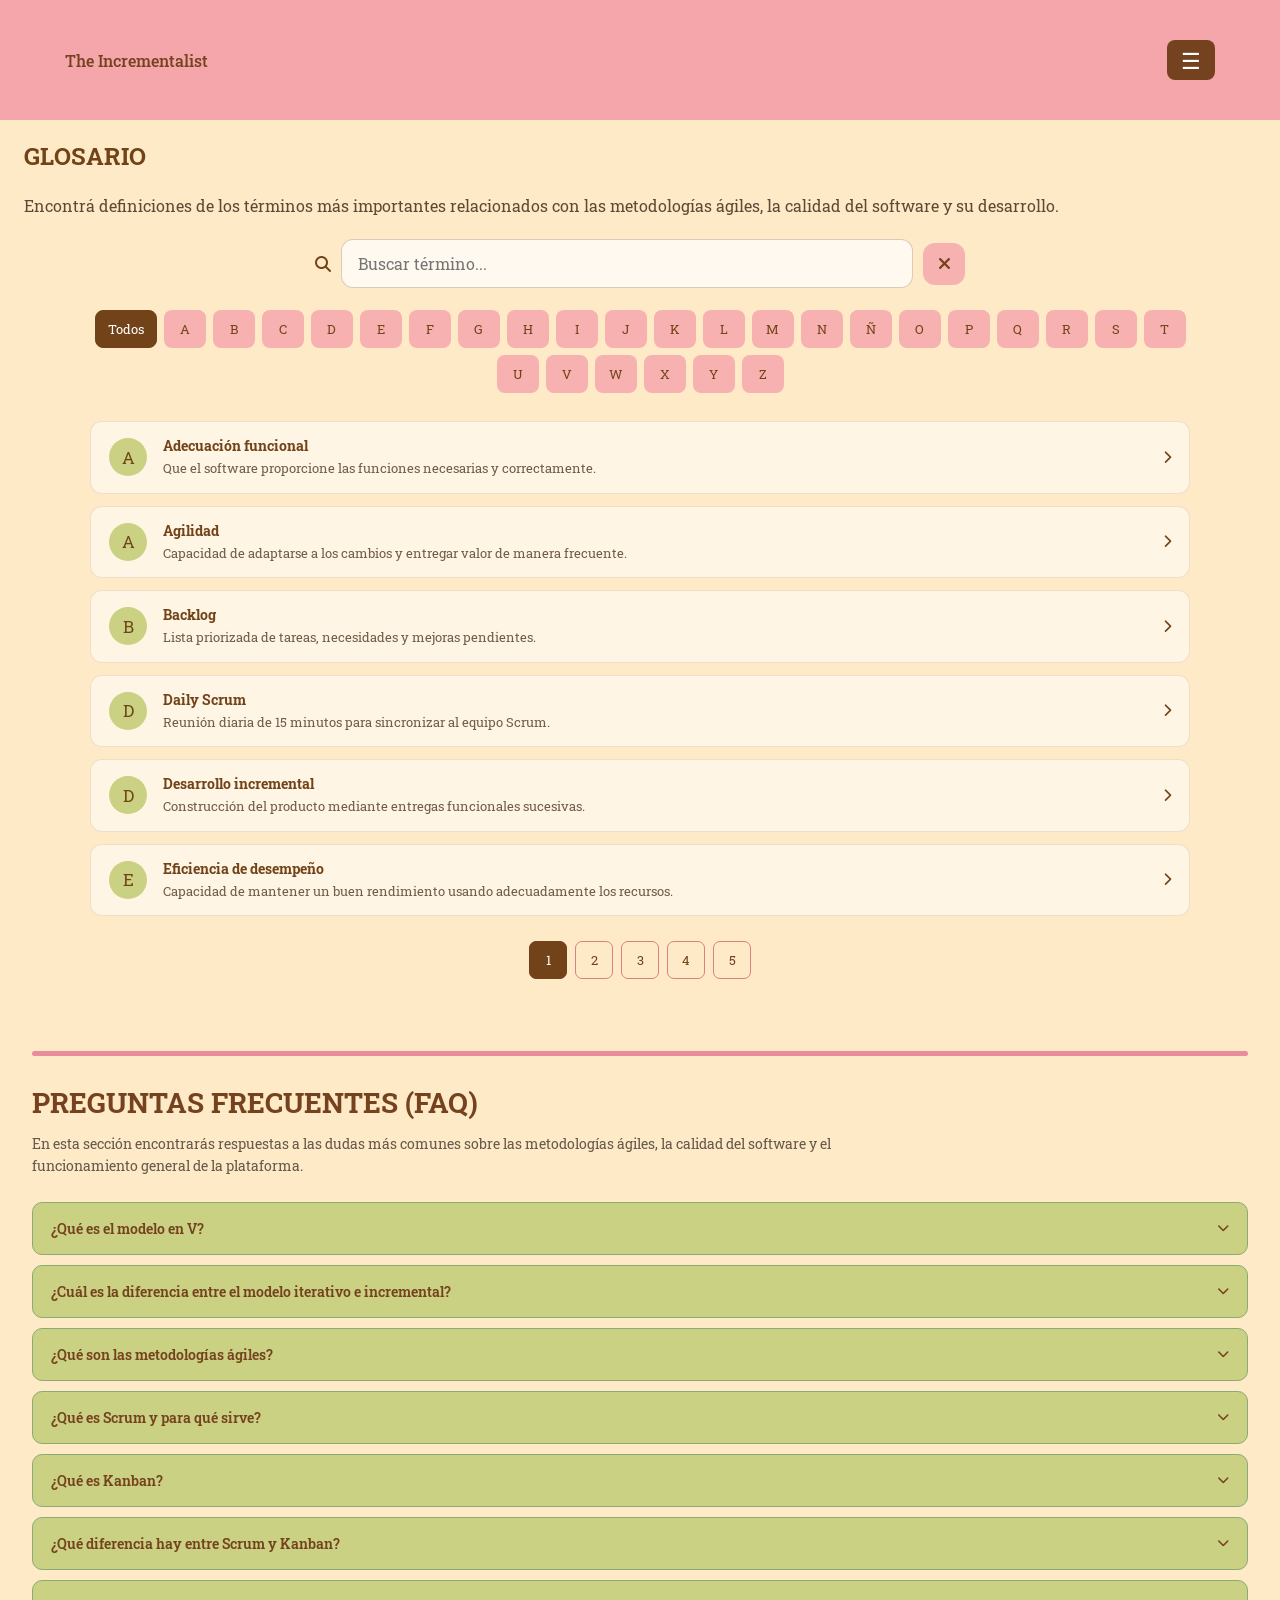
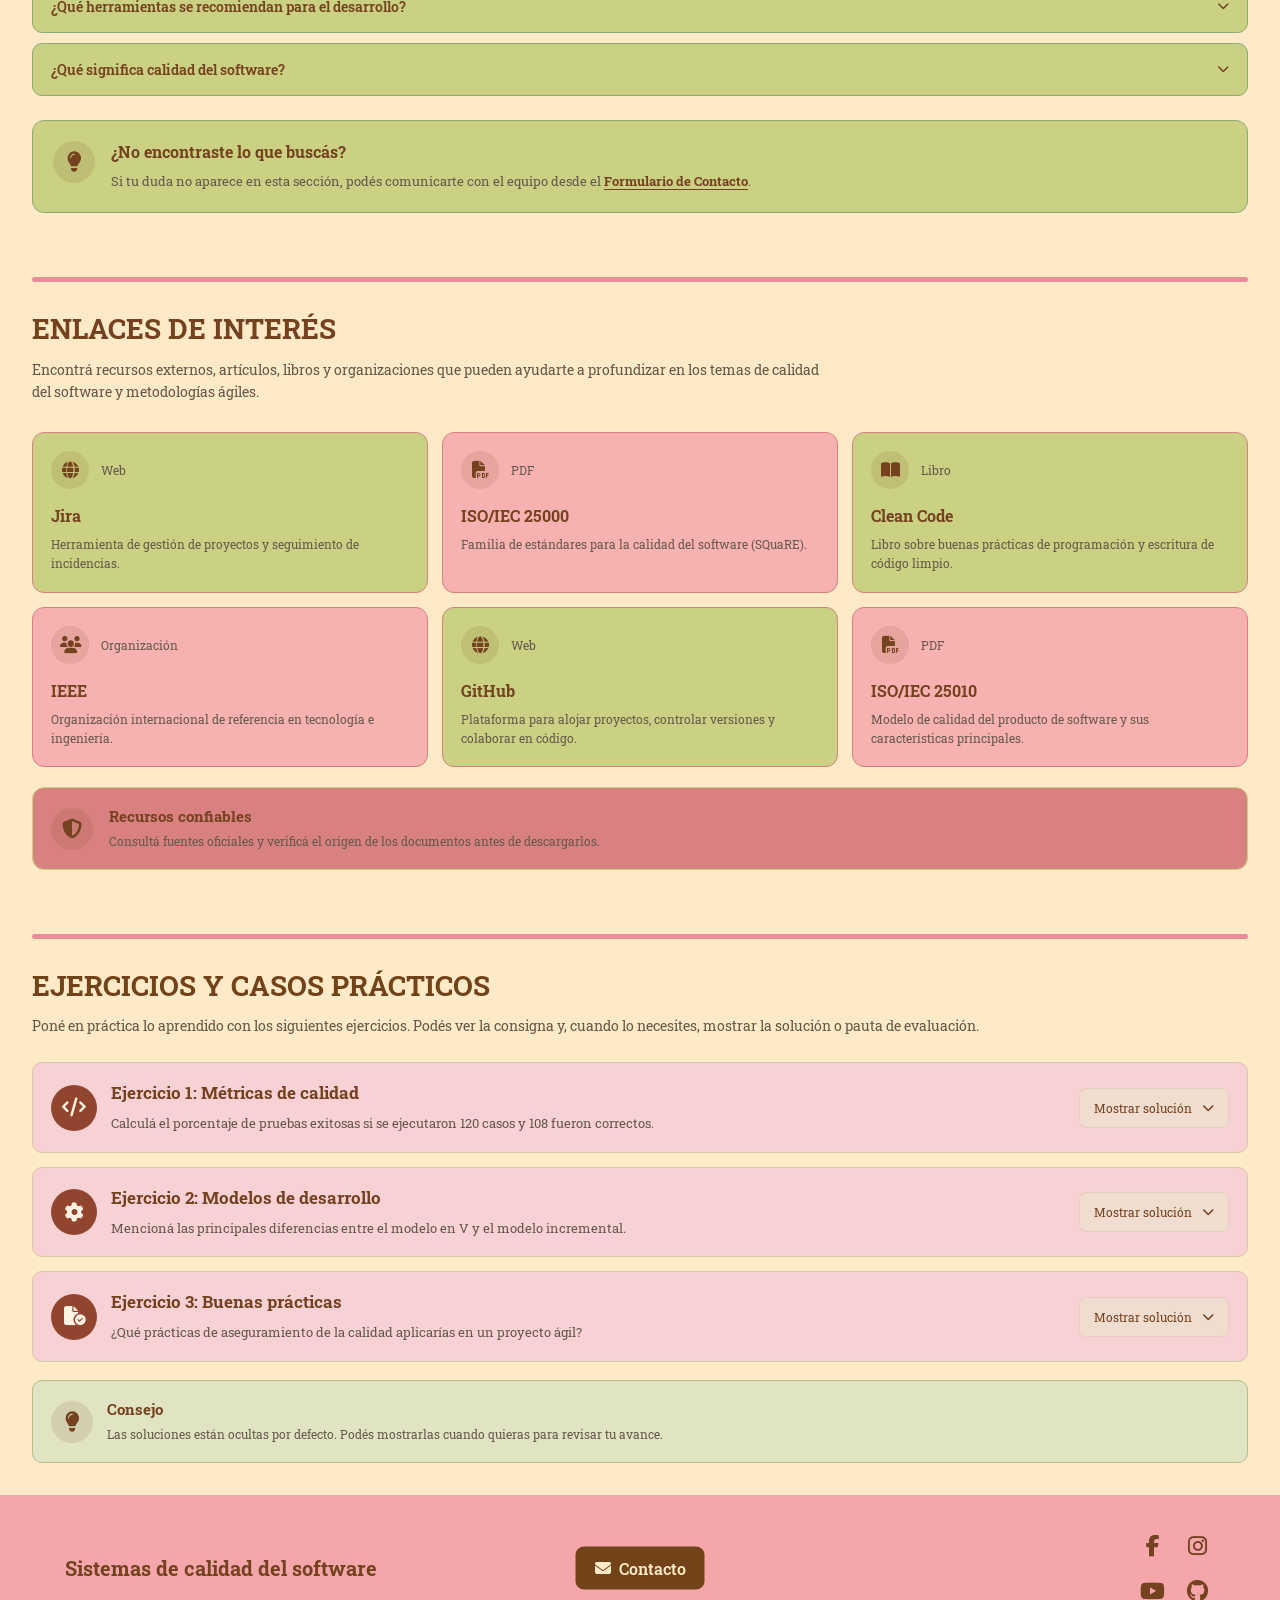
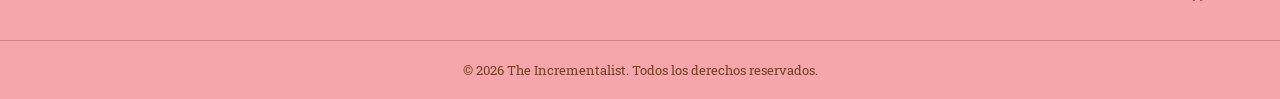
<file: paginas/recursos-aprendizaje.html>
<!DOCTYPE html>
<html lang="es">

<head>
    <meta charset="UTF-8">
    <meta name="viewport" content="width=device-width, initial-scale=1.0">
    <link rel="stylesheet" href="../css/styles.css">
    <link rel="stylesheet" href="../css/responsive.css">
    <!-- Font Awesome -->
    <link rel="stylesheet" href="https://cdnjs.cloudflare.com/ajax/libs/font-awesome/6.5.2/css/all.min.css">
    
    <title>Recursos y Aprendizaje</title>
</head>

<body>

    <!-- NAVBAR -->
    <div id="navbar"></div>

    <main>

        <!-- GLOSARIO -->
        <section class="vista-agil" id="vista-glosario">

            <h1>GLOSARIO</h1>

            <p>
                Encontrá definiciones de los términos más importantes
                relacionados con las metodologías ágiles, la calidad
                del software y su desarrollo.
            </p>

            <div class="buscador-glosario">

                <i class="fa-solid fa-magnifying-glass"
                aria-hidden="true"></i>

                <input type="search"
                    id="busqueda-glosario"
                    placeholder="Buscar término..."
                    aria-label="Buscar término en el glosario"
                    autocomplete="off">

                <button type="button"
                        id="limpiar-glosario"
                        aria-label="Limpiar búsqueda">

                    <i class="fa-solid fa-xmark"
                    aria-hidden="true"></i>
                </button>

            </div>

            <nav class="filtros-glosario"
                id="filtros-glosario"
                aria-label="Filtrar términos por letra">

                <button type="button"
                        class="filtro-letra activo"
                        data-letra="todos"
                        aria-pressed="true">
                    Todos
                </button>

            </nav>

            <div class="lista-glosario"
                id="lista-glosario"
                aria-live="polite">
            </div>

            <nav class="paginacion-glosario"
                id="paginacion-glosario"
                aria-label="Páginas del glosario">
            </nav>

        </section>

        
        </section>

        <!-- PREGUNTAS FRECUENTES -->
        <section class="vista-agil seccion-faq" id="preguntas-frecuentes">

            <h1>PREGUNTAS FRECUENTES (FAQ)</h1>

            <p class="descripcion-faq">
                En esta sección encontrarás respuestas a las dudas más comunes
                sobre las metodologías ágiles, la calidad del software y el
                funcionamiento general de la plataforma.
            </p>

            <div class="lista-faq">

                <details class="item-faq">
                    <summary>¿Qué es el modelo en V?</summary>
                    <p>
                        El modelo en V es un modelo de desarrollo de software
                        que relaciona cada etapa del diseño con una fase de
                        prueba. Su objetivo es detectar errores y comprobar
                        que el sistema cumpla con los requisitos establecidos.
                        Se llama así porque sus etapas se representan con forma de V.
                    </p>
                </details>

                <details class="item-faq">
                    <summary>¿Cuál es la diferencia entre el modelo iterativo e incremental?</summary>
                    <p>
                        El modelo iterativo permite mejorar una solución mediante
                        ciclos de revisión y ajustes. En cambio, el modelo
                        incremental construye el sistema agregando nuevas partes
                        funcionales. Ambos permiten desarrollar el software de
                        manera progresiva, pero se enfocan en aspectos diferentes.
                    </p>
                </details>

                <details class="item-faq">
                    <summary>¿Qué son las metodologías ágiles?</summary>
                    <p>
                        Son formas de organizar el desarrollo de software que
                        priorizan la colaboración, la entrega frecuente de
                        resultados y la adaptación a los cambios. Permiten
                        revisar el progreso durante el proyecto y mejorar el
                        producto según las necesidades del cliente.
                    </p>
                </details>

                <details class="item-faq">
                    <summary>¿Qué es Scrum y para qué sirve?</summary>
                    <p>
                        Scrum es un marco de trabajo ágil que organiza las tareas
                        en períodos cortos llamados sprints. El equipo planifica
                        el trabajo, desarrolla una parte del producto y revisa
                        los resultados. Esto facilita la organización y la
                        mejora continua.
                    </p>
                </details>

                <details class="item-faq">
                    <summary>¿Qué es Kanban?</summary>
                    <p>
                        Kanban es una metodología visual que permite organizar
                        y seguir el estado de las tareas mediante un tablero.
                        Generalmente, las actividades se distribuyen en columnas
                        como "Pendiente", "En proceso" y "Terminado", lo que
                        ayuda a identificar el avance y los trabajos acumulados.
                    </p>
                </details>

                <details class="item-faq">
                    <summary>¿Qué diferencia hay entre Scrum y Kanban?</summary>
                    <p>
                        Scrum organiza el trabajo en sprints con objetivos y
                        revisiones periódicas. Kanban, en cambio, permite gestionar
                        un flujo continuo de tareas mediante un tablero visual.
                        Ambos ayudan a mejorar la organización, pero utilizan
                        formas diferentes de planificar y controlar el trabajo.
                    </p>
                </details>

                <details class="item-faq">
                    <summary>¿Qué herramientas se recomiendan para el desarrollo?</summary>
                    <p>
                        Existen herramientas para distintas necesidades. Jira
                        permite organizar proyectos y tareas, GitHub facilita
                        el control de versiones y la colaboración con código,
                        y SonarQube ayuda a analizar la calidad del software.
                        La elección depende de los objetivos y las necesidades
                        de cada equipo.
                    </p>
                </details>

                <details class="item-faq">
                    <summary>¿Qué significa calidad del software?</summary>
                    <p>
                        La calidad del software se relaciona con el grado en que
                        un sistema cumple los requisitos y satisface las
                        necesidades de sus usuarios. Se consideran aspectos como
                        la funcionalidad, la seguridad, el rendimiento, la
                        facilidad de uso y la posibilidad de realizar mantenimiento.
                    </p>
                </details>
            </div>

            <div class="aviso-faq">
                <div class="icono-aviso-faq">
                    <i class="fa-solid fa-lightbulb" aria-hidden="true"></i>
                </div>

                <div>
                    <h3>¿No encontraste lo que buscás?</h3>
                    <p>
                        Si tu duda no aparece en esta sección, podés comunicarte
                        con el equipo desde el
                        <a href="contacto.html">Formulario de Contacto</a>.
                    </p>
                </div>
            </div>

        </section>

        <!-- ENLACES DE INTERÉS -->
        <section class="vista-agil seccion-enlaces" id="enlaces-interes">

            <h1>ENLACES DE INTERÉS</h1>

            <p class="descripcion-enlaces">
                Encontrá recursos externos, artículos, libros y organizaciones
                que pueden ayudarte a profundizar en los temas de calidad del
                software y metodologías ágiles.
            </p>

            
            <!-- TARJETAS DE RECURSOS -->
            <div class="grilla-recursos">

                <!-- JIRA -->
                <a href="https://www.atlassian.com/es/software/jira"
                class="card-recurso recurso-verde"
                target="_blank" rel="noopener noreferrer">
                    <div class="encabezado-recurso">
                        <span class="icono-recurso">
                            <i class="fa-solid fa-globe" aria-hidden="true"></i>
                        </span>
                        <span class="tipo-recurso">Web</span>
                    </div>
                    <h3>Jira</h3>
                    <p>Herramienta de gestión de proyectos y seguimiento de incidencias.</p>
                </a>

                <!-- ISO/IEC 25000 -->
                <a href="https://cdn.standards.iteh.ai/samples/64764/dd46ea78277d4cd8ab77c6c01fda6de1/ISO-IEC-25000-2014.pdf"
                class="card-recurso recurso-rosa"
                target="_blank" rel="noopener noreferrer">
                    <div class="encabezado-recurso">
                        <span class="icono-recurso">
                            <i class="fa-solid fa-file-pdf" aria-hidden="true"></i>
                        </span>
                        <span class="tipo-recurso">PDF</span>
                    </div>
                    <h3>ISO/IEC 25000</h3>
                    <p>Familia de estándares para la calidad del software (SQuaRE).</p>
                </a>

                <!-- CLEAN CODE -->
                <a href="https://www.buscalibre.com.ar/libro-codigo-limpio/9788441532106/p/9257665"
                class="card-recurso recurso-verde"
                target="_blank" rel="noopener noreferrer">
                    <div class="encabezado-recurso">
                        <span class="icono-recurso">
                            <i class="fa-solid fa-book-open" aria-hidden="true"></i>
                        </span>
                        <span class="tipo-recurso">Libro</span>
                    </div>
                    <h3>Clean Code</h3>
                    <p>Libro sobre buenas prácticas de programación y escritura de código limpio.</p>
                </a>

                <!-- IEEE -->
                <a href="https://www.ieee.org/"
                class="card-recurso recurso-rosa"
                target="_blank" rel="noopener noreferrer">
                    <div class="encabezado-recurso">
                        <span class="icono-recurso">
                            <i class="fa-solid fa-users" aria-hidden="true"></i>
                        </span>
                        <span class="tipo-recurso">Organización</span>
                    </div>
                    <h3>IEEE</h3>
                    <p>Organización internacional de referencia en tecnología e ingeniería.</p>
                </a>

                <!-- GITHUB -->
                <a href="https://github.com/"
                class="card-recurso recurso-verde"
                target="_blank" rel="noopener noreferrer">
                    <div class="encabezado-recurso">
                        <span class="icono-recurso">
                            <i class="fa-solid fa-globe" aria-hidden="true"></i>
                        </span>
                        <span class="tipo-recurso">Web</span>
                    </div>
                    <h3>GitHub</h3>
                    <p>Plataforma para alojar proyectos, controlar versiones y colaborar en código.</p>
                </a>

                <!-- ISO/IEC 25010 -->
                <a href="https://cdn.standards.iteh.ai/samples/78176/13ff8ea97048443f99318920757df124/ISO-IEC-25010-2023.pdf"
                class="card-recurso recurso-rosa"
                target="_blank" rel="noopener noreferrer">
                    <div class="encabezado-recurso">
                        <span class="icono-recurso">
                            <i class="fa-solid fa-file-pdf" aria-hidden="true"></i>
                        </span>
                        <span class="tipo-recurso">PDF</span>
                    </div>
                    <h3>ISO/IEC 25010</h3>
                    <p>Modelo de calidad del producto de software y sus características principales.</p>
                </a>

            </div>

            <!-- AVISO DE SEGURIDAD -->
            <div class="aviso-recursos">
                <div class="icono-aviso-recursos">
                    <i class="fa-solid fa-shield-halved" aria-hidden="true"></i>
                </div>

                <div>
                    <h3>Recursos confiables</h3>
                    <p>
                        Consultá fuentes oficiales y verificá el origen
                        de los documentos antes de descargarlos.
                    </p>
                </div>
            </div>


        </section>

        
        </section>

        <!-- EJERCICIOS Y CASOS PRÁCTICOS -->
        <section class="seccion-ejercicios" id="ejercicios-practicos">

            <h1>EJERCICIOS Y CASOS PRÁCTICOS</h1>

            <p class="descripcion-ejercicios">
                Poné en práctica lo aprendido con los siguientes ejercicios.
                Podés ver la consigna y, cuando lo necesites, mostrar la
                solución o pauta de evaluación.
            </p>

            <div class="lista-ejercicios">

                <!-- EJERCICIO 1 -->
                <article class="card-ejercicio">

                    <div class="encabezado-ejercicio">
                        <span class="icono-ejercicio">
                            <i class="fa-solid fa-code" aria-hidden="true"></i>
                        </span>

                        <div class="titulo-ejercicio">
                            <h2>Ejercicio 1: Métricas de calidad</h2>
                            <p>
                                Calculá el porcentaje de pruebas exitosas si se
                                ejecutaron 120 casos y 108 fueron correctos.
                            </p>
                        </div>

                        <button type="button"
                                class="boton-solucion"
                                aria-expanded="false"
                                aria-controls="solucion-ejercicio-1">
                            Mostrar solución
                            <i class="fa-solid fa-chevron-down"
                               aria-hidden="true"></i>
                        </button>
                    </div>

                    <div class="contenido-solucion"
                         id="solucion-ejercicio-1"
                         hidden>

                        <h3>Enunciado</h3>
                        <p>
                            Se ejecutaron 120 casos de prueba y 108 fueron
                            correctos. ¿Qué porcentaje de pruebas exitosas
                            se obtuvo?
                        </p>

                        <h3>Solución paso a paso</h3>

                        <div class="formula-ejercicio">
                            <p>Pruebas exitosas = (Pruebas correctas / Total de pruebas) × 100</p>
                            <strong>108 ÷ 120 × 100 = 90 %</strong>
                        </div>

                        <div class="resultado-ejercicio">
                            <i class="fa-solid fa-circle-check"
                               aria-hidden="true"></i>
                            <strong>Resultado: 90 % de pruebas exitosas.</strong>
                        </div>

                        <p>
                            Esta métrica permite medir objetivamente el
                            resultado de las pruebas y conocer el estado
                            de la calidad del software.
                        </p>

                        <div class="nota-ejercicio">
                            <i class="fa-solid fa-lightbulb"
                               aria-hidden="true"></i>
                            <div>
                                <h3>¿Por qué importa?</h3>
                                <p>
                                    Las métricas ayudan a comparar resultados
                                    y detectar problemas sin depender solamente
                                    de opiniones.
                                </p>
                            </div>
                        </div>

                    </div>
                </article>

                <!-- EJERCICIO 2 -->
                <article class="card-ejercicio">

                    <div class="encabezado-ejercicio">
                        <span class="icono-ejercicio">
                            <i class="fa-solid fa-gear" aria-hidden="true"></i>
                        </span>

                        <div class="titulo-ejercicio">
                            <h2>Ejercicio 2: Modelos de desarrollo</h2>
                            <p>
                                Mencioná las principales diferencias entre
                                el modelo en V y el modelo incremental.
                            </p>
                        </div>

                        <button type="button"
                                class="boton-solucion"
                                aria-expanded="false"
                                aria-controls="solucion-ejercicio-2">
                            Mostrar solución
                            <i class="fa-solid fa-chevron-down"
                               aria-hidden="true"></i>
                        </button>
                    </div>

                    <div class="contenido-solucion"
                         id="solucion-ejercicio-2"
                         hidden>

                        <h3>Enunciado</h3>
                        <p>
                            Mencioná las principales diferencias entre
                            el modelo en V y el modelo incremental.
                        </p>

                        <div class="comparacion-modelos">

                            <div class="modelo-ejercicio">
                                <h3>Modelo en V</h3>
                                <p>
                                    Organiza el desarrollo en etapas
                                    relacionadas con pruebas específicas.
                                    Cada fase tiene una fase de prueba asociada.
                                </p>
                                <ul>
                                    <li>Verificación y validación desde temprano.</li>
                                    <li>Estructura más rígida.</li>
                                    <li>Los cambios pueden ser costosos.</li>
                                </ul>
                            </div>

                            <div class="modelo-ejercicio">
                                <h3>Modelo incremental</h3>
                                <p>
                                    Divide el producto en partes o incrementos
                                    funcionales. Cada incremento agrega
                                    una nueva funcionalidad.
                                </p>
                                <ul>
                                    <li>Entrega resultados por etapas.</li>
                                    <li>Permite recibir feedback.</li>
                                    <li>Facilita incorporar mejoras.</li>
                                </ul>
                            </div>

                        </div>

                        <div class="nota-ejercicio">
                            <i class="fa-solid fa-lightbulb"
                               aria-hidden="true"></i>
                            <div>
                                <h3>Diferencia clave</h3>
                                <p>
                                    El modelo en V destaca la correspondencia
                                    entre desarrollo y pruebas; el incremental
                                    entrega el producto progresivamente.
                                </p>
                            </div>
                        </div>

                    </div>
                </article>

                <!-- EJERCICIO 3 -->
                <article class="card-ejercicio">

                    <div class="encabezado-ejercicio">
                        <span class="icono-ejercicio">
                            <i class="fa-solid fa-file-circle-check"
                               aria-hidden="true"></i>
                        </span>

                        <div class="titulo-ejercicio">
                            <h2>Ejercicio 3: Buenas prácticas</h2>
                            <p>
                                ¿Qué prácticas de aseguramiento de la calidad
                                aplicarías en un proyecto ágil?
                            </p>
                        </div>

                        <button type="button"
                                class="boton-solucion"
                                aria-expanded="false"
                                aria-controls="solucion-ejercicio-3">
                            Mostrar solución
                            <i class="fa-solid fa-chevron-down"
                               aria-hidden="true"></i>
                        </button>
                    </div>

                    <div class="contenido-solucion"
                         id="solucion-ejercicio-3"
                         hidden>

                        <h3>Enunciado</h3>
                        <p>
                            ¿Qué prácticas de aseguramiento de la calidad
                            aplicarías en un proyecto ágil?
                        </p>

                        <ol class="lista-buenas-practicas">
                            <li>
                                <strong>Pruebas continuas:</strong>
                                ejecutar pruebas durante el desarrollo y
                                repetirlas después de corregir errores.
                            </li>
                            <li>
                                <strong>TDD:</strong>
                                escribir las pruebas antes del código,
                                ejecutarlas y mejorar hasta que pasen.
                            </li>
                            <li>
                                <strong>Revisión de código y Pair Programming:</strong>
                                trabajar en conjunto para detectar errores temprano.
                            </li>
                            <li>
                                <strong>Integración continua:</strong>
                                integrar cambios con frecuencia y comprobar
                                que el sistema siga funcionando.
                            </li>
                            <li>
                                <strong>Seguimiento de defectos:</strong>
                                registrar errores, prioridad, responsable y
                                estado con herramientas como Jira o GitHub Issues.
                            </li>
                        </ol>

                        <div class="nota-ejercicio">
                            <i class="fa-solid fa-lightbulb"
                               aria-hidden="true"></i>
                            <div>
                                <h3>Pauta de evaluación</h3>
                                <p>
                                    La propuesta debe detectar problemas de
                                    forma temprana, validar cada cambio y
                                    mantener un ciclo de mejora continua:
                                    desarrollar, probar, corregir y volver a probar.
                                </p>
                            </div>
                        </div>

                    </div>
                </article>

            </div>

            <!-- CONSEJO -->
            <div class="consejo-ejercicios">
                <span class="icono-consejo-ejercicios">
                    <i class="fa-solid fa-lightbulb"
                       aria-hidden="true"></i>
                </span>

                <div>
                    <h3>Consejo</h3>
                    <p>
                        Las soluciones están ocultas por defecto.
                        Podés mostrarlas cuando quieras para revisar tu avance.
                    </p>
                </div>
            </div>

        </section>

    </main>

    <!-- FOOTER -->
    <div id="footer"></div>

    <script src="../js/script.js"></script>

</body>

</html>
</file>
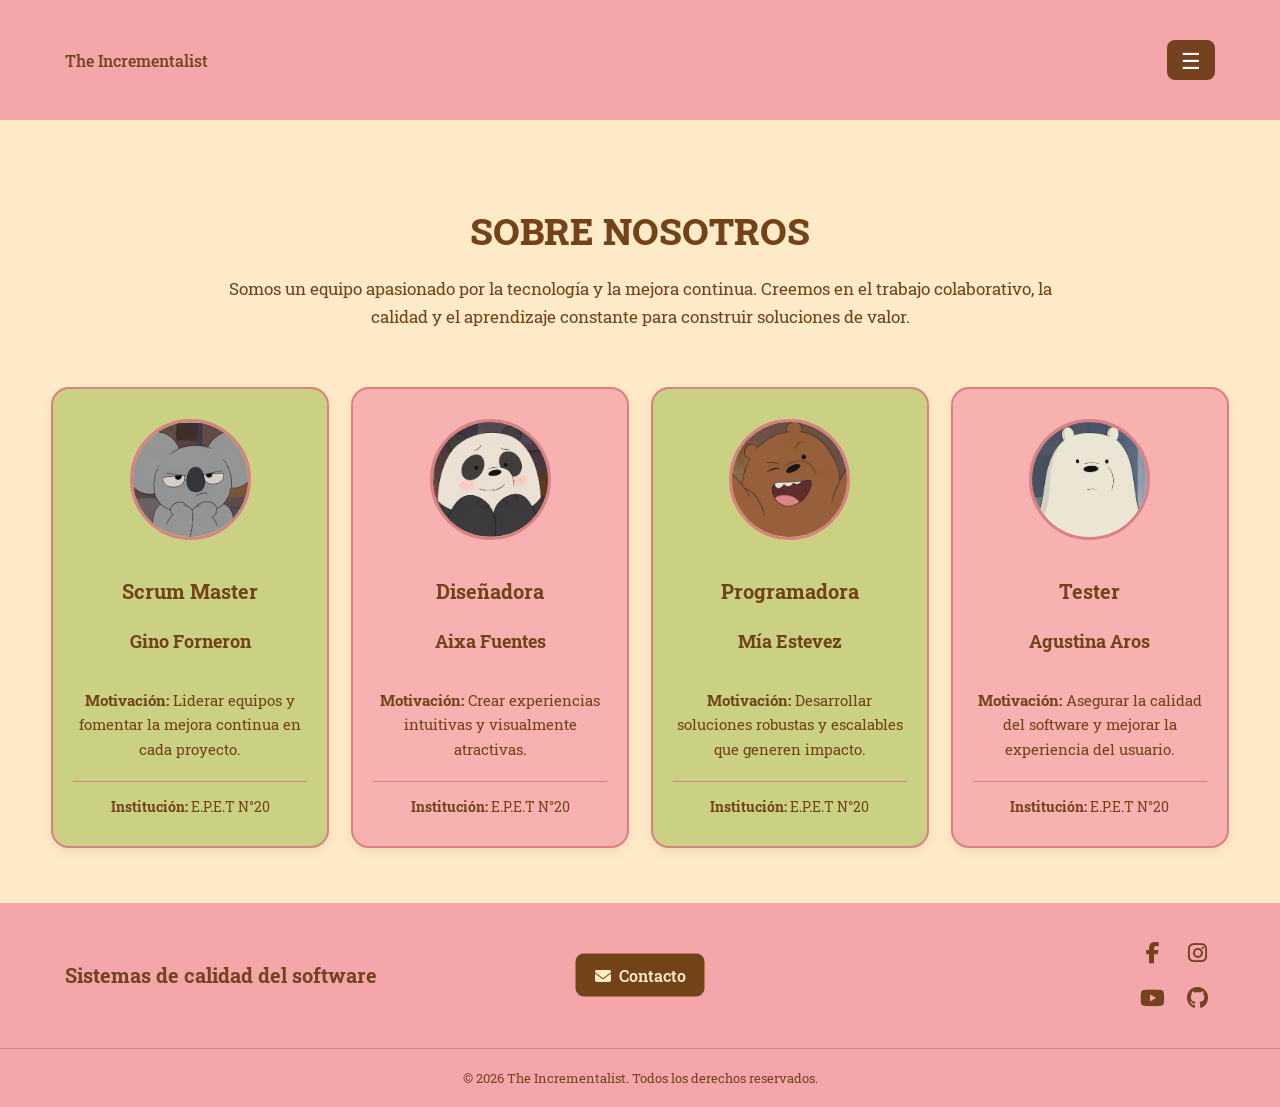
<file: paginas/sobre-nosotros.html>
<!DOCTYPE html>
<html lang="es">
<head>
    <meta charset="UTF-8">
    <meta name="viewport" content="width=device-width, initial-scale=1.0">
    <title>Sobre Nosotros | Sistemas de Calidad del Software</title>

    <link rel="stylesheet" href="../css/styles.css">
    <link rel="stylesheet" href="../css/responsive.css">
    <link rel="stylesheet" href="https://cdnjs.cloudflare.com/ajax/libs/font-awesome/6.5.2/css/all.min.css">
</head>

<body>

    <div id="navbar"></div>

    <main class="seccion-sobre-nosotros">

        <section class="presentacion-equipo">
            <h1>SOBRE NOSOTROS</h1>

            <p>
                Somos un equipo apasionado por la tecnología y la mejora continua.
                Creemos en el trabajo colaborativo, la calidad y el aprendizaje
                constante para construir soluciones de valor.
            </p>
        </section>

        <section class="equipo-integrantes">

            <article class="tarjeta-integrante verde">
                <div class="icono-integrante">
                    <img src="../img/scrum-master.png" alt="Icono de Scrum Master">
                </div>

                <h2>Scrum Master</h2>
                <h3>Gino Forneron</h3>

                <p>
                    <strong>Motivación:</strong> Liderar equipos y fomentar
                    la mejora continua en cada proyecto.
                </p>

                <div class="institucion-integrante">
                    <strong>Institución:</strong> E.P.E.T N°20
                </div>
            </article>

            <article class="tarjeta-integrante rosa">
                <div class="icono-integrante">
                    <img src="../img/diseñador.png" alt="Icono de Diseñadora">
                </div>

                <h2>Diseñadora</h2>
                <h3>Aixa Fuentes</h3>

                <p>
                    <strong>Motivación:</strong> Crear experiencias intuitivas
                    y visualmente atractivas.
                </p>

                <div class="institucion-integrante">
                    <strong>Institución:</strong> E.P.E.T N°20
                </div>
            </article>

            <article class="tarjeta-integrante verde">
                <div class="icono-integrante">
                    <img src="../img/programador.png" alt="Icono de Programadora">
                </div>

                <h2>Programadora</h2>
                <h3>Mía Estevez</h3>

                <p>
                    <strong>Motivación:</strong> Desarrollar soluciones robustas
                    y escalables que generen impacto.
                </p>

                <div class="institucion-integrante">
                    <strong>Institución:</strong> E.P.E.T N°20
                </div>
            </article>

            <article class="tarjeta-integrante rosa">
                <div class="icono-integrante">
                    <img src="../img/tester.png" alt="Icono de Tester">
                </div>

                <h2>Tester</h2>
                <h3>Agustina Aros</h3>

                <p>
                    <strong>Motivación:</strong> Asegurar la calidad del
                    software y mejorar la experiencia del usuario.
                </p>

                <div class="institucion-integrante">
                    <strong>Institución:</strong> E.P.E.T N°20
                </div>
            </article>

        </section>

    </main>

    <div id="footer"></div>

    <script src="../js/script.js"></script>

</body>
</html>
</file>
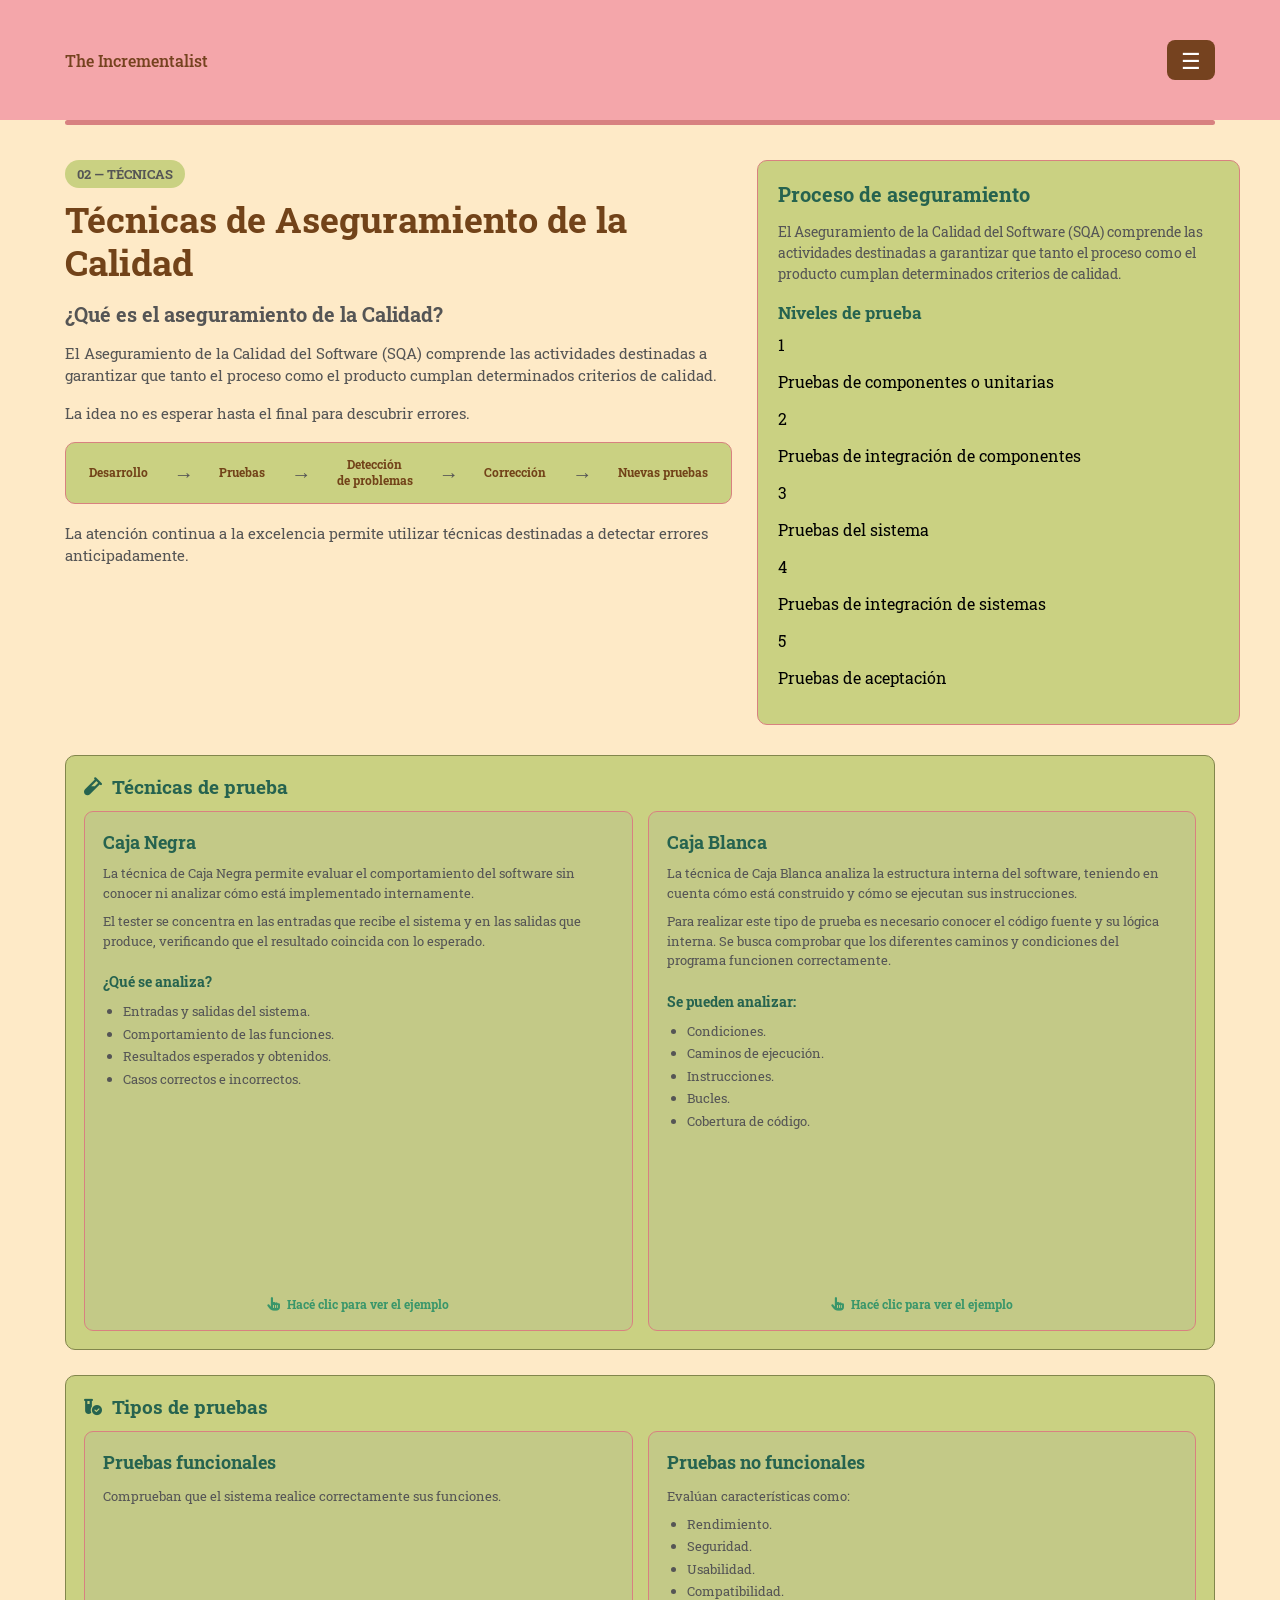
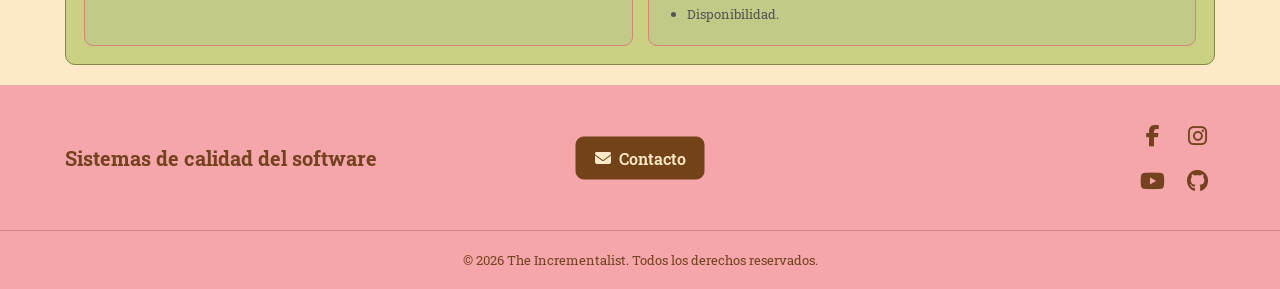
<file: paginas/tecnicas-calidad.html>
<!DOCTYPE html>
<html lang="es">

<head>

    <meta charset="UTF-8">

    <meta name="viewport" content="width=device-width, initial-scale=1.0">

    <link rel="stylesheet" href="../css/styles.css">

    <link rel="stylesheet" href="../css/responsive.css">

    <link rel="stylesheet"
        href="https://cdnjs.cloudflare.com/ajax/libs/font-awesome/6.5.2/css/all.min.css">

    <title>Técnicas de Aseguramiento de la Calidad</title>

</head>

<body>


    <!-- ==================== NAVBAR ==================== -->

    <div id="navbar"></div>



    <!-- ==================== CONTENIDO ==================== -->

    <main class="pagina-tecnicas">


        <!-- ==================== INTRODUCCIÓN ==================== -->

        <section class="intro-tecnicas">

            <div class="texto-tecnicas">

                <span class="numero-seccion">
                    02 — TÉCNICAS
                </span>

                <h1>
                    Técnicas de Aseguramiento de la Calidad
                </h1>


                <h2>
                    ¿Qué es el aseguramiento de la Calidad?
                </h2>

                <p>
                    El Aseguramiento de la Calidad del Software (SQA)
                    comprende las actividades destinadas a garantizar
                    que tanto el proceso como el producto cumplan
                    determinados criterios de calidad.
                </p>

                <p>
                    La idea no es esperar hasta el final para descubrir
                    errores.
                </p>


                <!-- PROCESO -->

                <div class="proceso-calidad">

                    <div>
                        Desarrollo
                    </div>

                    <span>→</span>

                    <div>
                        Pruebas
                    </div>

                    <span>→</span>

                    <div>
                        Detección<br>
                        de problemas
                    </div>

                    <span>→</span>

                    <div>
                        Corrección
                    </div>

                    <span>→</span>

                    <div>
                        Nuevas pruebas
                    </div>

                </div>


                <p class="texto-final-tecnicas">
                    La atención continua a la excelencia permite utilizar
                    técnicas destinadas a detectar errores anticipadamente.
                </p>

            </div>



            <!-- ==================== PROCESO DE ASEGURAMIENTO ==================== -->

            <div class="bloque-aseguramiento">

                <h2>
                    Proceso de aseguramiento
                </h2>

                <p>
                    El Aseguramiento de la Calidad del Software (SQA)
                    comprende las actividades destinadas a garantizar
                    que tanto el proceso como el producto cumplan
                    determinados criterios de calidad.
                </p>


                <h3>
                    Niveles de prueba
                </h3>


                <div class="niveles-prueba">

                    <div>
                        <span>1</span>

                        <p>
                            Pruebas de componentes o unitarias
                        </p>
                    </div>


                    <div>
                        <span>2</span>

                        <p>
                            Pruebas de integración de componentes
                        </p>
                    </div>


                    <div>
                        <span>3</span>

                        <p>
                            Pruebas del sistema
                        </p>
                    </div>


                    <div>
                        <span>4</span>

                        <p>
                            Pruebas de integración de sistemas
                        </p>
                    </div>


                    <div>
                        <span>5</span>

                        <p>
                            Pruebas de aceptación
                        </p>
                    </div>

                </div>

            </div>

        </section>



        <!-- ==================== TÉCNICAS DE PRUEBA ==================== -->

        <section class="seccion-pruebas">


            <div class="titulo-bloque">

                <i class="fa-solid fa-vial"></i>

                <h2>
                    Técnicas de prueba
                </h2>

            </div>


            <div class="contenedor-tecnicas">


                <!-- ==================== CAJA NEGRA ==================== -->

                <article class="tecnica-card flip-card">

                    <div class="flip-card-interior">


                        <!-- FRENTE -->

                        <div class="flip-card-frente">

                            <h3>
                                Caja Negra
                            </h3>


                            <p>
                                La técnica de Caja Negra permite evaluar el
                                comportamiento del software sin conocer ni
                                analizar cómo está implementado internamente.
                            </p>


                            <p>
                                El tester se concentra en las entradas que
                                recibe el sistema y en las salidas que produce,
                                verificando que el resultado coincida con
                                lo esperado.
                            </p>


                            <h4>
                                ¿Qué se analiza?
                            </h4>


                            <ul>

                                <li>
                                    Entradas y salidas del sistema.
                                </li>

                                <li>
                                    Comportamiento de las funciones.
                                </li>

                                <li>
                                    Resultados esperados y obtenidos.
                                </li>

                                <li>
                                    Casos correctos e incorrectos.
                                </li>

                            </ul>


                            <div class="indicacion-flip">

                                <i class="fa-solid fa-hand-pointer"></i>

                                <span>
                                    Hacé clic para ver el ejemplo
                                </span>

                            </div>

                        </div>



                        <!-- DORSO -->

                        <div class="flip-card-dorso">

                            <h3>
                                Caja Negra
                            </h3>


                            <div class="imagen-tecnica">

                                <img
                                    src="../img/cajaNegra.png"
                                    alt="Gráfico de Caja Negra">

                            </div>


                            <h4>
                                Ejemplo:
                            </h4>


                            <p>
                                Introduzco usuario y contraseña →
                                presiono “Ingresar” →
                                compruebo si el sistema permite acceder
                                correctamente o muestra un mensaje de error.
                            </p>


                            <div class="indicacion-flip">

                                <i class="fa-solid fa-rotate-left"></i>

                                <span>
                                    Hacé clic para volver
                                </span>

                            </div>

                        </div>

                    </div>

                </article>



                <!-- ==================== CAJA BLANCA ==================== -->

                <article class="tecnica-card flip-card">

                    <div class="flip-card-interior">


                        <!-- FRENTE -->

                        <div class="flip-card-frente">

                            <h3>
                                Caja Blanca
                            </h3>


                            <p>
                                La técnica de Caja Blanca analiza la estructura
                                interna del software, teniendo en cuenta cómo
                                está construido y cómo se ejecutan sus
                                instrucciones.
                            </p>


                            <p>
                                Para realizar este tipo de prueba es necesario
                                conocer el código fuente y su lógica interna.
                                Se busca comprobar que los diferentes caminos
                                y condiciones del programa funcionen
                                correctamente.
                            </p>


                            <h4>
                                Se pueden analizar:
                            </h4>


                            <ul>

                                <li>
                                    Condiciones.
                                </li>

                                <li>
                                    Caminos de ejecución.
                                </li>

                                <li>
                                    Instrucciones.
                                </li>

                                <li>
                                    Bucles.
                                </li>

                                <li>
                                    Cobertura de código.
                                </li>

                            </ul>


                            <div class="indicacion-flip">

                                <i class="fa-solid fa-hand-pointer"></i>

                                <span>
                                    Hacé clic para ver el ejemplo
                                </span>

                            </div>

                        </div>



                        <!-- DORSO -->

                        <div class="flip-card-dorso">

                            <h3>
                                Caja Blanca
                            </h3>


                            <div class="imagen-tecnica">

                                <img
                                    src="../img/cajaBlanca.png"
                                    alt="Gráfico de Caja Blanca">

                            </div>


                            <h4>
                                Ejemplo:
                            </h4>


                            <p>
                                Se analiza el código de un inicio de sesión
                                para comprobar qué ocurre cuando los datos
                                son correctos, incorrectos o están incompletos.
                            </p>


                            <div class="indicacion-flip">

                                <i class="fa-solid fa-rotate-left"></i>

                                <span>
                                    Hacé clic para volver
                                </span>

                            </div>

                        </div>

                    </div>

                </article>
            </div>
        </section>



        <!-- ==================== TIPOS DE PRUEBAS ==================== -->

        <section class="tipos-pruebas">


            <div class="titulo-bloque">

                <i class="fa-solid fa-vial-circle-check"></i>

                <h2>
                    Tipos de pruebas
                </h2>

            </div>


            <div class="contenedor-tipos">


                <!-- ==================== PRUEBAS FUNCIONALES ==================== -->

                <article class="tipo-card">

                    <h3>
                        Pruebas funcionales
                    </h3>

                    <p>
                        Comprueban que el sistema realice correctamente
                        sus funciones.
                    </p>

                </article>



                <!-- ==================== PRUEBAS NO FUNCIONALES ==================== -->

                <article class="tipo-card">

                    <h3>
                        Pruebas no funcionales
                    </h3>

                    <p>
                        Evalúan características como:
                    </p>

                    <ul>

                        <li>
                            Rendimiento.
                        </li>

                        <li>
                            Seguridad.
                        </li>

                        <li>
                            Usabilidad.
                        </li>

                        <li>
                            Compatibilidad.
                        </li>

                        <li>
                            Disponibilidad.
                        </li>

                    </ul>

                </article>

            </div>

        </section>


    </main>



    <!-- ==================== FOOTER ==================== -->

    <div id="footer"></div>



    <!-- ==================== JAVASCRIPT ==================== -->

    <script src="../js/script.js"></script>

</body>

</html>
</file>
<file: css/styles.css>
/* TIPOGRAFÍA GLOBAL */

@import url('https://fonts.googleapis.com/css2?family=Roboto+Slab:wght@400;500;600;700&display=swap');

/* =========================================
   PÁGINA INICIO / INDEX
   ========================================= */

html,
body {
    width: 100%;
    max-width: 100%;
    overflow-x: clip;
}


body {
    font-family: 'Roboto Slab', serif;
    margin: 0;
    padding: 0;
    padding-top: 120px;
}


header,
main,
footer {
    width: 100%;
}


/* =========================================
   NAVBAR
   ========================================= */

header {
    width: 100%;
    background-color: #f4a6aa;
}

.navbar {
    width: 100%;
    height: 120px;
    background-color: #f4a6aa;
    display: flex;
    align-items: center;
    justify-content: space-between;
    padding: 0 65px;
    box-sizing: border-box;
    
    position: fixed;
    top: 0;
    left: 0;
    width: 100%;
    z-index: 1000;
}

.logo {
    color: #75421f;
    font-size: 16px;
    font-weight: 500;
}


/* ============== BANNER =========================== */

.hero {
    width: 100%;
    height: 440px;

    background-image: url("../img/banner.png");
    background-size: cover;
    background-position: center;

    display: flex;
    align-items: center;
    justify-content: center;

    text-align: center;
}

.hero-contenido {
    width: 80%;
    color: #000000;
}

.hero h1 {
    font-size: 48px;
    line-height: 1.5;
}


/* ================= CATEGORÍAS ========================== */

.categorias {
    width: 100%;
    padding: 60px 65px;

    background-color: #feeac7;

    box-sizing: border-box;
}

.titulo-seccion {
    margin-bottom: 35px;
}

.titulo-seccion h2 {
    color: #724319;
    font-size: 28px;
    font-weight: 500;
}


/* ====================== TARJETAS =========================== */

.contenedor-tarjetas {
    display: grid;
    grid-template-columns: repeat(3, 1fr);
    gap: 35px;
}

.imagen-tarjeta {
    width: 100%;
    height: auto;
}

.imagen-tarjeta img {
    width: 100%;
    height: auto;
    display: block;
}

.tarjeta h3 {
    color: #75421f;
    font-size: 20px;
    margin: 22px 20px 15px;
}

.tarjeta p {
    color: #555555;
    font-size: 15px;
    line-height: 1.5;
    margin: 0 20px 20px;
}

.tarjeta ul {
    margin: 0 20px 20px;
    padding-left: 20px;

    color: #555555;
    line-height: 1.6;
}

.tarjeta a {
    display: inline-block;
    margin-left: 20px;

    color: #75421f;
    font-weight: bold;
    text-decoration: none;
}


/* =========================================
   FOOTER
========================================= */

#footer {
    width: 100%;
    background-color: #f4a6aa;
}

footer {
    width: 100%;
    margin-top: 0;
    background-color: #f4a6aa;
    color: #75421f;
}

/* Contenido principal */

.footer-contenido {
    position: relative;
    display: flex;
    justify-content: space-between;
    align-items: center;
    width: 100%;
    min-height: 145px;
    padding: 25px 65px;
    box-sizing: border-box;
}

/* Título a la izquierda */

.footer-titulo {
    flex: 1;
    text-align: left;
}

.footer-titulo h2 {
    margin: 0;
    color: #75421f;
    font-size: 20px;
    font-weight: bold;
}

/* Botón Contacto centrado */

.footer-acciones {
    position: absolute;
    top: 50%;
    left: 50%;
    display: flex;
    align-items: center;
    justify-content: center;
    margin: 0;
    transform: translate(-50%, -50%);
}

.footer-enlace-contacto {
    display: inline-flex;
    align-items: center;
    justify-content: center;
    gap: 8px;
    padding: 10px 18px;
    border: 1px solid #724319;
    border-radius: 8px;
    background-color: #724319;
    color: #FEEAC7;
    font-weight: 600;
    text-decoration: none;
    transition: background-color 0.2s ease, transform 0.2s ease;
}

.footer-enlace-contacto:hover {
    background-color: #8b582c;
    transform: translateY(-2px);
}

.footer-enlace-contacto:focus-visible {
    outline: 3px solid #724319;
    outline-offset: 3px;
}

/* Redes sociales a la derecha */

.footer-redes {
    display: grid;
    grid-template-columns: repeat(2, 35px);
    grid-template-rows: repeat(2, 35px);
    gap: 10px;
    justify-items: center;
    align-items: center;
    flex-shrink: 0;
}

.footer-redes a {
    color: #75421f;
    text-decoration: none;
    font-size: 22px;
    transition: transform 0.2s ease;
}

.footer-redes a:hover {
    transform: scale(1.15);
}

/* Enlaces generales del footer */

.footer-enlaces {
    display: flex;
    flex-direction: column;
    gap: 10px;
}

.footer-enlaces a {
    color: #75421f;
    text-decoration: none;
    font-size: 15px;
}

.footer-enlaces a:hover {
    color: #ffffff;
}

/* Derechos de autor */

.footer-derechos {
    padding: 20px;
    border-top: 1px solid rgba(117, 66, 31, 0.3);
    background-color: #f4a6aa;
    text-align: center;
}

.footer-derechos p {
    margin: 0;
    color: #75421f;
    font-size: 13px;
}


/* ======================= MENÚ HAMBURGUESA =========================== */

.menu {
    position: relative;
    margin-left: auto;
}

.menu-btn {
    width: 48px;
    height: 40px;

    border: none;
    border-radius: 8px;

    background-color: #75421f;
    color: white;

    font-size: 22px;
    cursor: pointer;
}


/* ===================== MENÚ DESPLEGABLE ============================== */

.menu-desplegable {
    display: none;

    position: absolute;
    top: 50px;
    right: 0;

    width: 280px;

    background-color: #f4a6aa;

    border-radius: 8px;

    padding: 10px 0;

    box-shadow: 0 4px 12px rgba(0, 0, 0, 0.2);

    z-index: 1000;
}

.menu-desplegable a {
    display: block;

    padding: 12px 18px;

    color: #75421f;

    text-decoration: none;
    font-size: 15px;
}

.menu-desplegable a:hover {
    background-color: #e9959a;
}

/* =========== PÁGINA ACTIVA EN EL MENÚ ==================== */

.menu-desplegable a.pagina-activa {
    color: #8f9456;
    font-weight: bold;
}

/* ======= PÁGINA ACTIVA - GESTIÓN DE LA CALIDAD ======== */

.submenu-btn.pagina-activa {
    color: #717542;
    font-weight: bold;
}

/* ================ SUBMENÚ - GESTIÓN DE LA CALIDAD ========================= */

.submenu-cabecera {
    width: 100%;
    display: flex;
    align-items: center;
    box-sizing: border-box;
}


.menu-calidad-principal {
    flex: 1;
    display: block;
}


.submenu-cabecera .submenu-btn {
    width: 30px;
    height: 40px;

    padding: 0;
    margin: 0;

    display: flex;
    align-items: center;
    justify-content: center;

    background: transparent;
    border: none;

    color: #75421f;

    cursor: pointer;
}


.submenu-cabecera .submenu-btn span {
    display: block;

    font-size: 24px;
    line-height: 1;

    transition: transform 0.2s ease;
}


.submenu-cabecera .submenu-btn.activo span {
    transform: rotate(90deg);
}


.menu-item {
    width: 100%;
}

.submenu-btn {
    width: 100%;

    border: none;
    background: transparent;

    color: #75421f;

    padding: 12px 18px;

    font-size: 15px;
    text-align: left;

    cursor: pointer;

    display: flex;
    align-items: center;
    justify-content: space-between;
}

.submenu-btn:hover {
    background-color: #e9959a;
}

.submenu-btn span {
    font-size: 22px;

    transition: transform 0.2s ease;
}


/* Submenú cerrado */

.submenu {
    display: none;

    background-color: #ef9fa5;
}


/* Opciones del submenú */

.submenu a {
    display: block;

    padding: 10px 18px 10px 45px;

    color: #75421f;

    text-decoration: none;
    font-size: 14px;
}

.submenu a:hover {
    background-color: #e9959a;
}


/* Submenú abierto */

.submenu.activo {
    display: block;
}


/* Girar la flechita */

.submenu-btn.activo span {
    transform: rotate(90deg);
}


/* =========================================
   PÁGINA - GESTIÓN DE LA CALIDAD
   ========================================= */

.intro-calidad {
    width: 100%;

    padding: 70px 65px;

    background-color: #feeac7;

    display: flex;
    align-items: center;
    justify-content: space-between;

    gap: 60px;

    box-sizing: border-box;
}

.texto-calidad {
    width: 55%;
}

.texto-calidad h1 {
    color: #75421f;

    font-size: 44px;

    margin-bottom: 25px;
}

.texto-calidad h2 {
    color: #75421f;

    font-size: 27px;

    margin-bottom: 20px;

    font-weight: 500;
}

.texto-calidad p {
    color: #444444;

    font-size: 17px;
    line-height: 1.7;

    margin-bottom: 20px;
}

.imagen-calidad {
    width: 40%;

    display: flex;
    justify-content: center;
}

.imagen-calidad img {
    width: 100%;
    max-width: 430px;

    height: auto;

    display: block;

    border-radius: 12px;
}


/* ========== CARACTERÍSTICAS DE CALIDAD ======= */

.caracteristicas-calidad {
    width: 100%;
    padding: 65px 65px 25px;
    background-color: #feeac7;
    box-sizing: border-box;
}

.caracteristicas-calidad > h2 {
    color: #75421f;

    font-size: 36px;

    margin-bottom: 15px;
}

.descripcion-calidad {
    color: #555555;

    font-size: 17px;
    line-height: 1.6;

    margin-bottom: 35px;
}


/* ================ TARJETAS ISO ============================== */

.acordeon-calidad {
    width: 100%;

    margin-bottom: 20px;

    border-radius: 12px;

    overflow: hidden;

    border: 1px solid #dfb8a7;

    background-color: #fce4e6;
}


/* Botón de la tarjeta */

.acordeon-titulo {
    width: 100%;

    border: none;

    background: transparent;

    padding: 22px 25px;

    display: flex;
    align-items: center;
    justify-content: space-between;

    cursor: pointer;

    color: #75421f;

    text-align: left;
}


/* Parte izquierda */

.acordeon-titulo > div {
    display: flex;

    align-items: center;

    gap: 18px;
}

.acordeon-titulo i {
    width: 55px;
    height: 55px;

    border-radius: 10px;

    background-color: #f8d6d9;

    display: flex;
    align-items: center;
    justify-content: center;

    font-size: 25px;

    color: #75421f;
}

.acordeon-titulo h3 {
    font-size: 22px;

    margin-bottom: 5px;
}

.acordeon-titulo p {
    font-size: 15px;

    color: #555555;
}


/* Signo + */

.acordeon-titulo span {
    font-size: 32px;

    font-weight: 300;

    color: #75421f;
}


/* =================== CONTENIDO OCULTO DEL ACORDEÓN ========================== */

.acordeon-contenido {
    display: none;

    padding: 0 30px 30px;

    color: #555555;
}

.acordeon-contenido h4 {
    color: #75421f;

    font-size: 19px;

    margin: 20px 0 10px;
}

.acordeon-contenido p {
    font-size: 16px;

    line-height: 1.6;

    margin-bottom: 15px;
}

.acordeon-contenido ul {
    padding-left: 25px;

    line-height: 1.8;
}


/* =================== TARJETA ABIERTA ==================== */

.acordeon-calidad.activo .acordeon-contenido {
    display: block;
}

.acordeon-calidad.activo .acordeon-titulo span {
    transform: rotate(45deg);
}


/* =========================================
   MÉTRICAS DE LA CALIDAD
   ========================================= */

.metricas-calidad {
    width: 100%;
    padding: 30px 65px 65px;
    background-color: #feeac7;
    box-sizing: border-box;
}

.metricas-calidad h2 {
    color: #75421f;
    font-size: 36px;
    margin: 0 0 20px;
}

.metricas-calidad > p {
    max-width: 950px;

    color: #555555;

    font-size: 17px;

    line-height: 1.7;

    margin-bottom: 22px;
}

.metricas-calidad h3 {
    color: #75421f;

    font-size: 21px;

    margin: 25px 0 12px;
}

.metricas-calidad ul {
    max-width: 900px;

    padding-left: 25px;

    color: #555555;

    line-height: 1.8;
}


/* ============== EJEMPLO DE MÉTRICA ============================== */

.ejemplo-metrica {
    max-width: 900px;

    margin: 35px 0;

    padding: 30px;

    background-color: #f7b1b0;

    border-left: 6px solid #75421f;

    border-radius: 10px;

    box-sizing: border-box;
}

.ejemplo-metrica h3 {
    margin-top: 0;
}

.ejemplo-metrica p {
    color: #555555;

    font-size: 16px;

    line-height: 1.6;
}


/* ============= FÓRMULA ============================ */

.formula-metrica {
    display: inline-block;

    margin: 10px 0 20px;

    padding: 15px 20px;

    background-color: #dce8d7;

    border-radius: 8px;

    color: #75421f;

    font-size: 17px;
}

/* =========================================
   IMÁGENES - MÉTRICAS DE CALIDAD
========================================= */

.contenido-metricas {
    width: 100%;
    display: grid;
    grid-template-columns: 1fr 1fr;
    gap: 45px;
    align-items: center;
}


/* =========================
   TEXTO
========================= */

.texto-metricas {
    min-width: 0;
}


/* =========================
   CONTENEDOR IMÁGENES
========================= */

.contenedor-metricas-imagenes {
    display: grid;
    grid-template-columns: 1fr 1fr;
    gap: 20px;
    align-items: center;
}


/* =========================
   FLIP CARD
========================= */

.flip-metrica {
    width: 100%;
    height: 300px;
    perspective: 1000px;
    cursor: pointer;
}


.flip-metrica-interior {
    position: relative;
    width: 100%;
    height: 100%;

    transition: transform 0.6s ease;

    transform-style: preserve-3d;
}


.flip-metrica.activa .flip-metrica-interior {
    transform: rotateY(180deg);
}


.flip-metrica-frente,
.flip-metrica-dorso {
    position: absolute;

    width: 100%;
    height: 100%;

    box-sizing: border-box;

    border-radius: 10px;

    background-color: #c3c987;

    border: 1px solid #d88180;

    overflow: hidden;

    backface-visibility: hidden;
    -webkit-backface-visibility: hidden;

    display: flex;
    flex-direction: column;
    align-items: center;
    justify-content: center;
}


.flip-metrica-dorso {
    transform: rotateY(180deg);
}


.flip-metrica-frente img,
.flip-metrica-dorso img {
    width: 100%;
    height: 100%;
    object-fit: contain;
    display: block;
}


/* =========================
   INDICACIÓN
========================= */

.indicacion-metrica {
    position: absolute;

    bottom: 10px;

    left: 50%;
    transform: translateX(-50%);

    display: flex;
    align-items: center;
    gap: 6px;

    padding: 7px 10px;

    background-color: rgba(117, 66, 31, 0.9);

    color: white;

    border-radius: 6px;

    font-size: 11px;
    font-weight: bold;

    white-space: nowrap;
}


/* ========================================= IMÁGENES - MÉTRICAS DE CALIDAD ========================================= */

.contenido-metricas {
    width: 100%;
    display: grid;
    grid-template-columns: 1fr 1fr;
    gap: 45px;
    align-items: center;
}


/* ========================= TEXTO ========================= */

.texto-metricas {
    min-width: 0;
}


/* ========================= CONTENEDOR IMÁGENES ========================= */

.contenedor-metricas-imagenes {
    display: grid;
    grid-template-columns: 1fr 1fr;
    gap: 20px;
    align-items: center;
}


/* ========================= FLIP CARD ========================= */

.flip-metrica {
    width: 100%;
    height: 300px;
    perspective: 1000px;
    cursor: pointer;
}


.flip-metrica-interior {
    position: relative;
    width: 100%;
    height: 100%;

    transition: transform 0.6s ease;

    transform-style: preserve-3d;
}


.flip-metrica.activa .flip-metrica-interior {
    transform: rotateY(180deg);
}


.flip-metrica-frente,
.flip-metrica-dorso {
    position: absolute;

    width: 100%;
    height: 100%;

    box-sizing: border-box;

    border-radius: 10px;

    background-color: #c3c987;

    border: 1px solid #d88180;

    overflow: hidden;

    backface-visibility: hidden;
    -webkit-backface-visibility: hidden;

    display: flex;
    flex-direction: column;
    align-items: center;
    justify-content: center;
}


.flip-metrica-dorso {
    transform: rotateY(180deg);
}


.flip-metrica-frente img,
.flip-metrica-dorso img {
    width: 100%;
    height: 100%;
    object-fit: contain;
    display: block;
}


/* ========================= INDICACIÓN ========================= */

.indicacion-metrica {
    position: absolute;

    bottom: 10px;

    left: 50%;
    transform: translateX(-50%);

    display: flex;
    align-items: center;
    gap: 6px;

    padding: 7px 10px;

    background-color: rgba(117, 66, 31, 0.9);

    color: white;

    border-radius: 6px;

    font-size: 11px;
    font-weight: bold;

    white-space: nowrap;
}


/* ========================= IMAGEN NORMAL ========================= */

.tarjeta-metrica {
    width: 100%;
    height: 300px;

    background-color: #c3c987;

    border: 1px solid #d88180;

    border-radius: 10px;

    overflow: hidden;

    display: flex;
    align-items: center;
    justify-content: center;
}


.tarjeta-metrica img {
    width: 100%;
    height: 100%;

    object-fit: contain;

    display: block;
}


/* =========================================
   PÁGINA - TÉCNICAS DE ASEGURAMIENTO
   ========================================= */

.pagina-tecnicas {
    width: 100%;
    background-color: #feeac7;
    padding-bottom: 20px;
    box-sizing: border-box;
}


/* ============= INTRODUCCIÓN ====================== */

.intro-tecnicas {
    width: 100%;
    padding: 40px 65px 30px;

    display: grid;
    grid-template-columns: 58% 42%;
    gap: 25px;

    box-sizing: border-box;
}


.texto-tecnicas {
    color: #555555;
}


.numero-seccion {
    display: inline-block;

    padding: 5px 12px;

    background-color: #cad182;

    border-radius: 20px;

    color: #555555;

    font-size: 13px;
    font-weight: bold;
}


.texto-tecnicas h1 {
    color: #724319;

    font-size: 36px;

    line-height: 1.2;

    margin: 10px 0 15px;
}


.texto-tecnicas h2 {
    color: #555555;

    font-size: 20px;

    margin-bottom: 10px;
}


.texto-tecnicas p {
    color: #555555;
    font-size: 15px;
    line-height: 1.5;
    margin-bottom: 12px;
}


/* =============== PROCESO DE CALIDAD ========================= */

.proceso-calidad {
    width: 100%;
    padding: 14px;
    background-color: #cad182;
    border: 1px solid #d88180;
    border-radius: 10px;
    display: flex;
    align-items: center;
    justify-content: space-around;
    gap: 8px;
    box-sizing: border-box;
    margin: 18px 0;
}


.proceso-calidad div {
    color: #724319;

    font-size: 12px;

    font-weight: bold;

    text-align: center;

    line-height: 1.3;
}


.proceso-calidad span {
    color: #555555;

    font-size: 20px;
}


.texto-final-tecnicas {
    margin-top: 8px;
}


/* ============= PROCESO DE ASEGURAMIENTO ======================== */

.bloque-aseguramiento {
    padding: 20px;
    background-color: #cad182;
    border: 1px solid #d88180;
    border-radius: 10px;
    box-sizing: border-box;
}


.bloque-aseguramiento h2 {
    color: #26634f;
    font-size: 20px;
    margin: 0 0 10px;
}


.bloque-aseguramiento > p {
    color: #555555;
    font-size: 14px;
    line-height: 1.5;
    margin-bottom: 15px;
}


.bloque-aseguramiento h3 {
    color: #26634f;
    font-size: 17px;
    margin-bottom: 10px;
}

/* ========================================= NIVELES DE PRUEBA - ACORDEÓN ========================================= */

.nivel-prueba {
    width: 100%;
    margin-bottom: 8px;
}


.nivel-prueba-boton {
    width: 100%;
    min-height: 38px;

    padding: 0 10px;

    display: flex;
    align-items: center;

    border: 1px solid rgba(255, 255, 255, 0.6);
    border-radius: 20px;

    background-color: #bfc57b;

    cursor: pointer;

    text-align: left;

    font-family: Arial, sans-serif;

    transition: 0.2s ease;
}


.nivel-prueba-boton:hover {
    background-color: #c9cf88;
}


/* NÚMERO */

.numero-nivel {
    width: 28px;
    height: 28px;

    flex-shrink: 0;

    display: flex;
    align-items: center;
    justify-content: center;

    margin-right: 10px;

    border-radius: 50%;

    background-color: #cad182;

    color: #75421f;

    font-weight: bold;
}


/* NOMBRE */

.nombre-nivel {
    flex: 1;

    color: #222222;

    font-size: 14px;
}


/* FLECHA */

.flecha-nivel {
    width: 25px;

    color: #75421f;

    font-size: 20px;
    font-weight: bold;

    text-align: center;

    transition: transform 0.2s ease;
}


/* DEFINICIÓN */

.definicion-nivel {
    max-height: 0;

    overflow: hidden;

    padding: 0 45px;

    background-color: rgba(255, 255, 255, 0.18);

    border-radius: 0 0 15px 15px;

    transition:
        max-height 0.3s ease,
        padding 0.3s ease;
}


.definicion-nivel p {
    margin: 0;

    color: #555555;

    font-size: 13px;
    line-height: 1.5;
}


/* NIVEL ABIERTO */

.nivel-prueba.activo .definicion-nivel {
    max-height: 100px;

    padding: 10px 45px 12px;
}


.nivel-prueba.activo .flecha-nivel {
    transform: rotate(45deg);
}


/* ============== SECCIONES DE PRUEBAS =============================== */

.seccion-pruebas,
.tipos-pruebas {
    margin: 0 65px 25px;
    padding: 18px;
    background-color: #cad182;
    border: 1px solid #82864c;
    border-radius: 10px;
    box-sizing: border-box;
}

.tipos-pruebas {
    margin-bottom: 0;
}


.titulo-bloque {
    display: flex;
    align-items: center;
    gap: 10px;
    color: #26634f;
    margin-bottom: 12px;
}


.titulo-bloque i {
    color: #26634f;

    font-size: 18px;
}


.titulo-bloque h2 {
    margin: 0;

    font-size: 19px;

    color: #26634f;
}


/* ================= TÉCNICAS DE PRUEBA ==================== */

.contenedor-tecnicas {
    display: grid;

    grid-template-columns: 1fr 1fr;

    gap: 15px;
}


.tecnica-card {
    position: relative;

    padding: 18px;

    background-color: #c3c987;

    border: 1px solid #d88180;

    border-radius: 9px;

    box-sizing: border-box;
}


.tecnica-card h3 {
    color: #26634f;

    font-size: 18px;

    margin: 0 0 10px;
}


.tecnica-card h4 {
    color: #26634f;

    font-size: 14px;

    margin: 12px 0 6px;
}


.tecnica-card p {
    color: #555555;
    font-size: 13px;
    line-height: 1.5;
    margin: 0 0 9px;
}


.tecnica-card ul {
    color: #555555;
    font-size: 13px;
    line-height: 1.5;
    padding-left: 20px;
    margin-top: 5px;
}


.tecnica-card li {
    margin-bottom: 3px;
}


/* ==================== CAJA NEGRA Y CAJA BLANCA ============================== */

/* === TARJETAS INTERACTIVAS ==== */

.flip-card {
    background-color: transparent;
    border: none;
    padding: 0;

    perspective: 1000px;

    cursor: pointer;

    min-height: 520px;
}


.flip-card-interior {
    position: relative;

    width: 100%;
    height: 100%;
    min-height: 520px;

    transition: transform 0.6s ease;

    transform-style: preserve-3d;
}


/* FRENTE Y DORSO */

.flip-card-frente,
.flip-card-dorso {
    position: absolute;

    width: 100%;
    height: 100%;

    box-sizing: border-box;

    padding: 18px;

    border-radius: 9px;

    background-color: #c3c987;

    border: 1px solid #d88180;

    backface-visibility: hidden;

    -webkit-backface-visibility: hidden;

    overflow: hidden;
}


/* FRENTE */

.flip-card-frente {
    display: flex;

    flex-direction: column;

    align-items: flex-start;
}


/* DORSO */

.flip-card-dorso {
    transform: rotateY(180deg);

    display: flex;

    flex-direction: column;

    align-items: flex-start;
}


/* GIRAR TARJETA */

.flip-card.activa .flip-card-interior {
    transform: rotateY(180deg);
}


/* TEXTOS */

.flip-card h3 {
    color: #26634f;

    font-size: 18px;

    margin: 0 0 10px;
}


.flip-card h4 {
    color: #26634f;

    font-size: 14px;

    margin: 12px 0 6px;
}


.flip-card p {
    color: #555555;

    font-size: 13px;

    line-height: 1.5;

    margin: 0 0 9px;
}


.flip-card ul {
    color: #555555;

    font-size: 13px;

    line-height: 1.5;

    padding-left: 20px;

    margin-top: 5px;
}


.flip-card li {
    margin-bottom: 3px;
}


/* IMAGEN DEL DORSO */

.flip-card-dorso .imagen-tecnica {
    width: 100%;

    min-height: 280px;

    display: flex;

    justify-content: center;
    align-items: center;

    margin: 5px 0 10px;
}


.flip-card-dorso .imagen-tecnica img {
    width: 100%;
    max-width: 450px;
    max-height: 320px;

    height: auto;

    object-fit: contain;

    display: block;

    border-radius: 8px;
}


/* INDICACIÓN DE INTERACCIÓN */

.indicacion-flip {
    margin-top: auto;

    width: 100%;

    padding-top: 12px;

    display: flex;

    align-items: center;
    justify-content: center;

    gap: 8px;

    color: #39966a;

    font-size: 12px;

    font-weight: bold;

    text-align: center;
}


.indicacion-flip i {
    font-size: 14px;
}



/* ================ TIPOS DE PRUEBAS ======================== */

.contenedor-tipos {
    display: grid;

    grid-template-columns: 1fr 1fr;

    gap: 15px;
}


.tipo-card {
    padding: 18px;

    background-color: #c3c987;

    border: 1px solid #d88180;

    border-radius: 9px;
}


.tipo-card h3 {
    color: #26634f;

    font-size: 18px;

    margin: 0 0 9px;
}


.tipo-card p,
.tipo-card li {
    color: #555555;

    font-size: 13px;

    line-height: 1.5;
}


.tipo-card p {
    margin-bottom: 8px;
}


.tipo-card ul {
    margin: 0;

    padding-left: 20px;
}


.tipo-card li {
    margin-bottom: 3px;
}

/* =========================================
   PÁGINA - HERRAMIENTAS DE CALIDAD
   ========================================= */

.pagina-herramientas {
    width: 100%;
    background-color: #feeac7;
    padding-bottom: 25px;
    box-sizing: border-box;
}


/* ======================== INTRODUCCIÓN ======================== */

.intro-herramientas {
    padding: 40px 65px 25px;
    box-sizing: border-box;
}


.intro-herramientas .numero-seccion {
    display: inline-block;
    padding: 5px 12px;
    background-color: #cad182;
    border-radius: 20px;
    color: #555555;
    font-size: 13px;
    font-weight: bold;
}


.intro-herramientas h1 {
    color: #75421f;
    font-size: 36px;
    margin: 10px 0 8px;
}


.intro-herramientas h2 {
    color: #555555;
    font-size: 20px;
    margin: 0 0 8px;
}


.intro-herramientas p {
    max-width: 750px;
    color: #555555;
    font-size: 15px;
    line-height: 1.5;
    margin: 0;
}


/* ===================== FILTROS =========================== */

.filtros-herramientas {
    display: flex;
    justify-content: center;
    align-items: center;
    flex-wrap: wrap;
    gap: 10px;
    padding: 5px 65px 25px;
    box-sizing: border-box;
}


.filtro-herramienta {
    border: 1px solid #d88180;
    border-radius: 20px;
    padding: 9px 18px;
    background-color: #ecf3a2;
    color: #26634f;
    font-family: Arial, sans-serif;
    font-size: 14px;
    font-weight: bold;
    cursor: pointer;
    transition: 0.2s ease;
}


.filtro-herramienta:hover {
    background-color: #dcefd4;
}


.filtro-herramienta.activo {
    background-color: #cad182;
    color: white;
    border-color: #26634f;
}


/* =================== CONTENEDOR DE HERRAMIENTAS =========================== */

.contenedor-herramientas {
    width: 100%;
    padding: 0 65px;
    box-sizing: border-box;
    display: grid;
    grid-template-columns: repeat(2, 1fr);
    gap: 18px;
}


/* ======================== TARJETAS ============================= */

.herramienta-card {
    min-height: 370px;
    padding: 20px;
    box-sizing: border-box;
    display: flex;
    flex-direction: column;
    background-color: #c3c987;
    border: 1px solid #d88180;
    border-radius: 10px;
    transition: transform 0.2s ease,
                box-shadow 0.2s ease;
}


.herramienta-card:hover {
    transform: translateY(-3px);
    box-shadow: 0 5px 12px rgba(117, 66, 31, 0.12);
}


/* ========================= LOGOS =============================== */

.logo-herramienta {
    width: 100%;
    height: 100px;
    display: flex;
    justify-content: center;
    align-items: center;
    margin-bottom: 10px;
}

.logo-herramienta img {
    width: 150px;
    height: 125px;
    object-fit: contain;
}

.logo-herramienta img.logo-jira {
    width: 105px;
    height: 95px;
}


/* ================== CONTENIDO DE TARJETAS ========================= */

.herramienta-card h3 {
    color: #26634f;
    font-size: 20px;
    margin: 0 0 10px;
}


.herramienta-card p {
    color: #555555;
    font-size: 13px;
    line-height: 1.5;
    margin: 0 0 8px;
}


.herramienta-card ul {
    color: #555555;
    font-size: 13px;
    line-height: 1.5;
    padding-left: 20px;
    margin: 3px 0 10px;
}


.herramienta-card li {
    margin-bottom: 3px;
}


/* =================== BOTÓN VER MÁS =========================== */

.boton-herramienta {
    display: inline-flex;
    align-items: center;
    justify-content: center;
    gap: 7px;
    align-self: flex-start;
    margin-top: auto;
    padding: 8px 14px;
    border-radius: 6px;
    background-color: #724319;
    color: white;
    text-decoration: none;
    font-size: 12px;
    font-weight: bold;
    transition: 0.2s ease;
}

.boton-herramienta:hover {
    background-color: #75421f;

    transform: translateY(-1px);
}


/* =================TARJETAS OCULTAS POR FILTRO ================ */
.herramienta-card.oculta {
    display: none;
}

/* =========================================
   DIVISORES ENTRE SECCIONES
========================================= */

.pagina-tecnicas,
.pagina-herramientas,
.caracteristicas-calidad {
    position: relative;
}

.pagina-tecnicas::before,
.pagina-herramientas::before,
.caracteristicas-calidad::before {
    content: "";
    position: absolute;
    top: 0;
    left: 65px;
    right: 65px;
    height: 5px;

    background-color: #d88180;

    border-radius: 10px;
}

/* =========================================
   PÁGINAS EN CONSTRUCCIÓN
   ========================================= */

.pagina-construccion {
    min-height: 500px;

    padding: 80px 65px;

    background-color: #feeac7;

    display: flex;
    flex-direction: column;

    align-items: center;
    justify-content: center;

    text-align: center;

    box-sizing: border-box;
}

.pagina-construccion h1 {
    color: #75421f;

    font-size: 42px;

    margin-bottom: 20px;
}

.pagina-construccion p {
    max-width: 600px;

    color: #555555;

    font-size: 18px;

    line-height: 1.6;
}


/* ========================================
   PROCESOS DEL DESARROLLO DEL SOFTWARE
======================================== */

.pagina-procesos {
    width: 100%;
    background-color: #FEEAC7;
    color: #724319;
    box-sizing: border-box;
    overflow-x: clip;
}

/* TITULO PRINCIPAL */

.encabezado-procesos {
    padding: 35px 25px 10px;
    text-align: center;
}

.encabezado-procesos h1 {
    margin: 0;
    color: #724319;
    font-size: 38px;
    font-weight: bold;
}

/* INTRODUCCION */

.introduccion-sdlc {
    padding: 10px 35px 20px;
}

.introduccion-sdlc h2,
.importancia-sdlc h2 {
    margin: 0 0 10px;
    color: #724319;
    font-size: 22px;
}

.introduccion-sdlc p,
.importancia-sdlc p {
    margin: 5px 0;
    color: #777;
    font-size: 15px;
    line-height: 1.6;
}

/* ETAPAS DEL SDLC */

.etapas-sdlc {
    padding: 10px 35px 30px;
}

.etapas-sdlc > h2 {
    margin: 0 0 25px;
    color: #724319;
    font-size: 27px;
    text-align: center;
}

.contenedor-etapas {
    display: grid;
    grid-template-columns: repeat(3, minmax(0, 1fr));
    gap: 22px 30px;
    width: 100%;
    box-sizing: border-box;
}

/* TARJETAS */

.tarjeta-etapa {
    min-width: 0;
    min-height: 145px;
    padding: 20px 12px;
    box-sizing: border-box;

    display: flex;
    flex-direction: column;
    align-items: center;
    justify-content: center;
    gap: 8px;

    background-color: #CAD182;
    border: 2px solid transparent;
    border-radius: 4px;

    text-align: center;

    opacity: 0;
    transform: translateY(25px);

    transition:
        opacity 0.7s ease,
        transform 0.7s ease,
        background-color 0.4s ease,
        box-shadow 0.4s ease,
        border-color 0.4s ease;
}

.tarjeta-etapa h3 {
    margin: 0;
    color: #29251F;
    font-family: Georgia, serif;
    font-size: clamp(18px, 2vw, 25px);
    overflow-wrap: anywhere;
}

.flecha-etapa {
    color: #724319;
    font-size: 38px;
    line-height: 1;
}

/* ANIMACION AL ENTRAR EN PANTALLA */

.tarjeta-etapa.visible {
    opacity: 1;
    transform: translateY(0);
}


/* BRILLO AL PASAR EL MOUSE */

.tarjeta-etapa.visible:hover .tarjeta-etapa-frente,
.tarjeta-etapa.visible:hover .tarjeta-etapa-dorso {
    box-shadow: 0 8px 22px rgba(114, 67, 25, 0.25);
    filter: brightness(1.06);
}

/* RESALTADO CON TECLADO */

.tarjeta-etapa:focus-visible .tarjeta-etapa-frente,
.tarjeta-etapa:focus-visible .tarjeta-etapa-dorso {
    outline: 3px solid #D88180;
    outline-offset: -3px;
}


/* IMPORTANCIA */

.importancia-sdlc {
    padding: 10px 35px 45px;
    max-width: 850px;
}

.importancia-sdlc p {
    line-height: 1.7;
}


/* ========================================
   FLIP CARDS - ETAPAS DEL SDLC
======================================== */

.tarjeta-etapa {
    padding: 0;
    background: transparent;
    border: none;
    perspective: 1000px;
    cursor: pointer;
    outline: none;
}

.tarjeta-etapa-interior {
    position: relative;
    width: 100%;
    min-height: 145px;
    height: 100%;
    transform-style: preserve-3d;
    transition: transform 0.7s ease;
    border-radius: 4px;
}

.tarjeta-etapa.girada .tarjeta-etapa-interior {
    transform: rotateY(180deg);
}

.tarjeta-etapa-frente,
.tarjeta-etapa-dorso {
    position: absolute;
    inset: 0;
    display: flex;
    flex-direction: column;
    align-items: center;
    justify-content: center;
    gap: 8px;
    padding: 18px;
    box-sizing: border-box;
    border-radius: 4px;
    background-color: #CAD182;
    backface-visibility: hidden;
    -webkit-backface-visibility: hidden;
}

.tarjeta-etapa-frente h3 {
    font-size: clamp(18px, 2vw, 25px);
    color: #29251F;
    text-align: center;
}

.tarjeta-etapa-dorso {
    transform: rotateY(180deg);
    background-color: #F7B1B0;
}

.tarjeta-etapa-dorso h3 {
    margin: 0;
    color: #724319;
    font-size: 18px;
    text-align: center;
}

.tarjeta-etapa-dorso p {
    margin: 0;
    color: #493426;
    font-size: 13px;
    line-height: 1.5;
    text-align: center;
}

.tarjeta-etapa-dorso .flecha-etapa {
    font-size: 25px;
}

.tarjeta-etapa:focus-visible .tarjeta-etapa-interior {
    outline: 3px solid #D88180;
    outline-offset: 4px;
}


/* =========================================
   MODELOS TRADICIONALES DE DESARROLLO
========================================= */

.modelos-tradicionales {
    width: 100%;
    padding: 60px 65px;
    background-color: #FEEAC7;
    box-sizing: border-box;
}


.lightbox-modelo {
    display: block;
    cursor: zoom-in;
}

.lightbox-modelo img {
    display: block;
    width: 100%;
    height: auto;
}

.visor-modelo[hidden] {
    display: none;
}

.visor-modelo {
    position: fixed;
    inset: 0;
    z-index: 9999;
    display: flex;
    align-items: center;
    justify-content: center;
    padding: 70px 20px 20px;
    box-sizing: border-box;
    background-color: rgba(254, 234, 199, 0.35) !important;
    backdrop-filter: blur(8px);
    -webkit-backdrop-filter: blur(8px);
}


.visor-modelo figure {
    margin: 0;
    max-width: 1000px;
    max-height: 100%;
    text-align: center;
}

.visor-modelo figure img {
    display: block;
    max-width: 100%;
    max-height: 75vh;
    object-fit: contain;
    margin: auto;
    box-shadow: 0 8px 30px rgba(41, 37, 31, 0.2);
}

.visor-modelo figcaption {
    margin-top: 12px;
    color: #724319;
    font-size: 15px;
    font-weight: bold;
}

.cerrar-visor-modelo {
    position: absolute;
    top: 15px;
    right: 22px;
    width: 44px;
    height: 44px;
    border: none;
    border-radius: 50%;
    background: #724319;
    color: #FEEAC7;
    font-size: 32px;
    line-height: 1;
    cursor: pointer;
}

.cerrar-visor-modelo:hover {
    background: #D88180;
    color: #724319;
}

.volver-visor-modelo {
    position: absolute;
    top: 20px;
    left: 20px;
    padding: 10px 16px;
    border: 2px solid #724319;
    border-radius: 20px;
    background: #FEEAC7;
    color: #724319;
    font-size: 14px;
    font-weight: bold;
    cursor: pointer;
}

.volver-visor-modelo:hover {
    background: #CAD182;
}

.encabezado-modelos {
    max-width: 1000px;
    margin-bottom: 40px;
}

.encabezado-modelos h2 {
    color: #724319;
    font-size: 36px;
    margin: 18px 0;
}

.encabezado-modelos p {
    color: #555555;
    font-size: 17px;
    line-height: 1.7;
}

.modelo-desarrollo {
    padding: 20px 0;
}

.modelo-desarrollo[hidden] {
    display: none;
}

.modelo-desarrollo h3 {
    color: #724319;
    font-size: 27px;
    margin: 0 0 25px;
}

.contenido-modelo {
    display: grid;
    grid-template-columns: 1.1fr 0.9fr;
    gap: 45px;
    align-items: center;
}

.texto-modelo {
    color: #555555;
    font-size: 16px;
    line-height: 1.7;
}

.texto-modelo h4 {
    color: #724319;
    font-size: 18px;
    margin: 22px 0 8px;
}

.texto-modelo p {
    margin: 0 0 14px;
}

.texto-modelo ul {
    padding-left: 22px;
    margin: 0 0 16px;
}

.imagen-modelo {
    display: flex;
    align-items: center;
    justify-content: center;
    min-width: 0;
}

.imagen-modelo img {
    display: block;
    width: 100%;
    max-width: 480px;
    height: auto;
    object-fit: contain;
}


/* SEPARADOR ENTRE MODELOS */

.separador-modelos {
    width: calc(100% - 50px);
    height: 5px;
    margin: 25px auto;
    background-color: #D88180;
    border-radius: 10px;
}



/* TÍTULO DE CADA MODELO */

.titulo-modelo {
    display: flex;
    align-items: center;
    gap: 16px;
    margin-bottom: 25px;
}

.titulo-modelo h2 {
    margin: 0;
    color: #724319;
    font-family: Georgia, serif;
    font-size: 30px;
}

.icono-modelo {
    width: 56px;
    height: 56px;
    flex-shrink: 0;
    display: flex;
    align-items: center;
    justify-content: center;
    border-radius: 50%;
    background-color: #F7B1B0;
    color: #724319;
    font-size: 23px;
}

.tarjeta-modelo h4 i {
    margin-right: 8px;
}

.tarjeta-ventajas h4 i {
    color: #778044;
}

.tarjeta-desventajas h4 i {
    color: #A85F5D;
}

.tarjeta-uso h4 i {
    margin-right: 8px;
}


/* TARJETAS DE VENTAJAS Y DESVENTAJAS */

.tarjetas-modelo {
    display: grid;
    grid-template-columns: repeat(2, minmax(0, 1fr));
    gap: 20px;
    margin-top: 24px;
}

.tarjeta-modelo {
    padding: 22px;
    border: none;
    border-radius: 10px;
    box-sizing: border-box;
}

.tarjeta-ventajas {
    background-color: #e4e9b3;
}

.tarjeta-desventajas {
    background-color: #f1bab4;
}

.tarjeta-modelo h4 {
    display: flex;
    align-items: center;
    gap: 12px;
    margin: 0 0 18px;
    color: #493426;
    font-family: Georgia, serif;
    font-size: 21px;
}

.tarjeta-modelo h4 i {
    width: 44px;
    height: 44px;
    flex-shrink: 0;
    display: flex;
    align-items: center;
    justify-content: center;
    border-radius: 50%;
    color: white;
    font-size: 22px;
}

.tarjeta-ventajas h4 i {
    background-color: #858C4B;
}

.tarjeta-desventajas h4 i {
    background-color: #AD6561;
}

.tarjeta-modelo ul {
    padding-left: 23px;
    margin: 0;
    color: #493426;
    font-size: 14px;
    line-height: 1.6;
}

.tarjeta-modelo li {
    padding-left: 2px;
    margin-bottom: 7px;
}

.tarjeta-ventajas li::marker {
    color: #858C4B;
}

.tarjeta-desventajas li::marker {
    color: #AD6561;
}

/* TARJETA CUÁNDO UTILIZARLO */

.tarjeta-uso {
    display: flex;
    flex-direction: column;
    align-items: flex-start;
    margin-top: 20px;
    padding: 22px;
    background-color: #E5DFC5;
    border-radius: 10px;
    box-sizing: border-box;
}

.tarjeta-uso h4 {
    display: flex;
    align-items: center;
    gap: 14px;
    margin: 0 0 12px;
    color: #493426;
    font-family: Georgia, serif;
    font-size: 21px;
}

.tarjeta-uso h4 i {
    width: 44px;
    height: 44px;
    display: flex;
    flex-shrink: 0;
    align-items: center;
    justify-content: center;
    border-radius: 50%;
    background-color: #85815B;
    color: white;
    font-size: 21px;
}

.tarjeta-uso p {
    margin: 0;
    color: #493426;
    font-size: 14px;
    line-height: 1.6;
}



/* DIAGRAMA - MODELO EN CASCADA */
.modelo-cascada .imagen-modelo {
    height: 420px;
    display: flex;
    align-items: center;
    justify-content: center;
}

.modelo-cascada .imagen-modelo img {
    width: 100%;
    height: 100%;
    object-fit: contain;
    object-position: center;
}

/* SEPARADOR ENTRE ETAPAS SDLC Y MODELOS TRADICIONALES */
.separador-sdlc-modelos {
    width: calc(100% - 50px);
    height: 5px;
    margin: 25px auto;
    background-color: #D88180;
    border-radius: 10px;
}


/* NAVEGACIÓN ENTRE MODELOS */

.navegacion-modelos {
    display: grid;
    grid-template-columns: repeat(4, minmax(0, 1fr));
    gap: 15px;
    margin: 30px 0;
    width: 100%;
}

.boton-modelo {
    display: flex;
    align-items: center;
    justify-content: center;
    min-height: 48px;
    padding: 10px 15px;
    box-sizing: border-box;
    border-radius: 9px;
    background-color: #EAD8C5;
    color: #493426;
    font-size: 16px;
    text-align: center;
    text-decoration: none;
    transition: background-color 0.2s ease, color 0.2s ease;
}

.boton-modelo:hover,
.boton-modelo.activo {
    background-color: #895747;
    color: #FFFFFF;
}

.modelo-desarrollo {
    scroll-margin-top: 140px;
}


/* =========================================
   TIPOGRAFÍA GLOBAL - ROBOTO SLAB
========================================= */

body,
button,
input,
select,
textarea {
    font-family: 'Roboto Slab', serif;
}

/* TÍTULOS GENERALES */

h1,
h2,
h3,
h4,
h5,
h6 {
    font-family: 'Roboto Slab', serif;
}

/* TÍTULOS DE PROCESOS */

.tarjeta-etapa h3,
.modelo-desarrollo h3,
.titulo-modelo h2,
.encabezado-modelos h2 {
    font-family: 'Roboto Slab', serif;
}


/* =========================================
   METODOLOGÍAS ÁGILES
========================================= */

.metodologias-agiles,
.ilustraciones-agiles {
    width: 100%;
    padding: 50px 65px;
    background-color: #FEEAC7;
    color: #724319;
    box-sizing: border-box;
}

.separador-agiles {
    width: calc(100% - 50px);
    height: 5px;
    margin: 25px auto;
    background-color: #D88180;
    border-radius: 10px;
}

/* ENCABEZADO */

.encabezado-agiles {
    max-width: 100%;
    margin: 0 0 14px;
    text-align: left;
}

.encabezado-agiles h2,
.ilustraciones-agiles h2 {
    margin: 0 0 18px;
    color: #724319;
    font-size: 36px;
    line-height: 1.3;
}

.encabezado-agiles p,
.introduccion-agilidad p {
    color: #555555;
    font-size: 16px;
    line-height: 1.7;
}

/* INTRODUCCIÓN */

.introduccion-agilidad {
    max-width: 1000px;
    margin: 0 auto 35px;
    padding: 25px;
    background-color: #cad182;
    border-radius: 12px;
    box-sizing: border-box;
}

.encabezado-introduccion-agilidad {
    display: flex;
    align-items: center;
    gap: 12px;
    margin-bottom: 12px;
}

.introduccion-agilidad h2 {
    margin: 0;
    color: #724319;
    font-size: 23px;
}

.icono-agilidad {
    color: #724319;
    font-size: 28px;
    margin: 0;
}


/* MANIFIESTO ÁGIL */
.manifiesto-agil {
    margin: 35px 0;
    padding: 30px;
    background-color: #f5ddb4;
    border: 1px solid #E8C5B4;
    border-radius: 12px;
    box-sizing: border-box;
}

.manifiesto-agil > h2 {
    margin: 0 0 18px;
    color: #724319;
}

.subtitulo-manifiesto {
    margin: 0 0 12px;
    color: #724319;
    font-size: 23px;
}

.contenido-manifiesto {
    display: grid;
    grid-template-columns: 1.4fr 1fr;
    align-items: stretch;
    gap: 22px;
    color: #555555;
    font-size: 15px;
    line-height: 1.7;
}

.columna-valores-agiles {
    min-width: 0;
}

.lista-valores-agiles {
    display: grid;
    grid-template-columns: 1fr;
    gap: 12px;
}

.valor-agil {
    display: flex;
    align-items: center;
    gap: 14px;
    min-height: 72px;
    padding: 14px 18px;
    background-color: #cad182;
    border-radius: 10px;
    box-sizing: border-box;
}

.icono-valor {
    flex-shrink: 0;
    color: #A85F5D;
    font-size: 23px;
}

.valor-agil p {
    margin: 0;
    color: #555555;
    font-size: 14px;
    line-height: 1.6;
}

/* FLIP CARD DE LOS 12 PRINCIPIOS */
.contenedor-flip-principios {
.contenedor-flip-principios {
    min-width: 0;
    perspective: 1000px;
}

.flip-principios {
    display: grid;
    width: 100%;
    height: 290px;
    transform-style: preserve-3d;
    transition: height 0.5s ease, transform 0.7s ease;
}

.flip-principios.girada {
    height: 620px;
    transform: rotateY(180deg);
}}

.flip-principios.girada {
    transform: rotateY(180deg);
}

.cara-principios {
    grid-area: 1 / 1;
    min-width: 0;
    padding: 25px;
    border-radius: 10px;
    box-sizing: border-box;
    backface-visibility: hidden;
    -webkit-backface-visibility: hidden;
}

.frente-principios {
    display: flex;
    flex-direction: column;
    align-items: flex-start;
    background-color: #F7B1B0;
}

.icono-principios {
    display: block;
    margin-bottom: 10px;
    color: #724319;
    font-size: 25px;
}

.cara-principios h3 {
    margin: 0 0 12px;
    color: #724319;
    font-size: 22px;
}

.cara-principios p {
    margin: 0;
    color: #555555;
    font-size: 14px;
    line-height: 1.7;
}

.boton-principios {
    display: inline-flex;
    align-items: center;
    justify-content: center;
    gap: 10px;
    margin-top: auto;
    padding: 11px 18px;
    border: none;
    border-radius: 7px;
    background-color: #724319;
    color: #FFFFFF;
    font-family: inherit;
    font-size: 14px;
    cursor: pointer;
    transition: background-color 0.2s ease,
                transform 0.2s ease;
}

.boton-principios:hover {
    background-color: #8B592F;
    transform: translateY(-2px);
}

.reverso-principios {
    display: flex;
    flex-direction: column;
    align-items: flex-start;
    background-color: #f8bfbe;
    overflow-y: auto;
    transform: rotateY(180deg);
}

.reverso-principios ol {
    margin: 0 0 18px;
    padding-left: 24px;
    color: #555555;
    font-size: 15px;
    line-height: 1.7;
}

.reverso-principios li {
    margin-bottom: 10px;
}

.boton-volver {
    flex-shrink: 0;
    margin-top: auto;
}


/* PRINCIPIOS ÁGILES */

.principios-agiles {
    margin-top: 25px;
    padding: 25px;
    background-color: #E8EBC5;
    border-radius: 10px;
    box-sizing: border-box;
}

.icono-principios {
    color: #724319;
    font-size: 25px;
    margin-bottom: 10px;
}

.principios-agiles h3 {
    margin: 0 0 12px;
    font-size: 22px;
}

.principios-agiles p {
    color: #555555;
    font-size: 15px;
    line-height: 1.7;
}

.boton-principios {
    display: inline-flex;
    align-items: center;
    justify-content: center;
    gap: 10px;
    margin-top: 10px;
    padding: 11px 18px;
    border: none;
    border-radius: 7px;
    background-color: #724319;
    color: #FFFFFF;
    font-family: inherit;
    font-size: 14px;
    cursor: pointer;
    transition: background-color 0.2s ease,
                transform 0.2s ease;
}

.boton-principios:hover {
    background-color: #8B592F;
    transform: translateY(-2px);
}

.principios-agiles-completos {
    margin-top: 20px;
    padding: 20px 25px;
    background-color: #FFFFFF;
    border-radius: 10px;
}

.principios-agiles-completos ol {
    padding-left: 22px;
    color: #555555;
    font-size: 14px;
    line-height: 1.7;
}

.principios-agiles-completos li {
    margin-bottom: 10px;
}

/* NAVEGACIÓN ENTRE METODOLOGÍAS */

.detalle-metodologias {
    margin-top: 45px;
}

.navegacion-agiles {
    display: flex;
    flex-wrap: wrap;
    justify-content: center;
    gap: 12px;
    margin-bottom: 35px;
}

.boton-agil {
    display: inline-flex;
    align-items: center;
    justify-content: center;
    gap: 8px;
    padding: 11px 20px;
    border: 1px solid #D88180;
    border-radius: 25px;
    background-color: #F7B1B0;
    color: #724319;
    font-family: inherit;
    font-size: 14px;
    font-weight: bold;
    text-decoration: none;
    cursor: pointer;
    transition: background-color 0.2s ease,
                transform 0.2s ease;
}

.boton-agil.activo {
    background-color: #724319;
    border-color: #724319;
    color: #FFFFFF;
}

.boton-agil:hover {
    background-color: #E9959A;
    transform: translateY(-2px);
}

.boton-agil.activo:hover {
    background-color: #8B592F;
}

/* TARJETAS DE METODOLOGÍAS */

.metodologia-card {
    margin: 30px 0;
    padding: 28px;
    background-color: #f5ddb4;
    border: 1px solid #E8C5B4;
    border-radius: 12px;
    box-sizing: border-box;
    scroll-margin-top: 140px;
}

.metodologia-card[hidden] {
    display: none;
}

.metodologia-card.activa {
    animation: aparecer-metodologia 0.25s ease;
}

@keyframes aparecer-metodologia {
    from {
        opacity: 0;
        transform: translateY(6px);
    }
    to {
        opacity: 1;
        transform: translateY(0);
    }
}

.cabecera-metodologia {
    display: flex;
    align-items: center;
    gap: 16px;
    margin-bottom: 20px;
}

.icono-metodologia {
    display: flex;
    align-items: center;
    justify-content: center;
    flex-shrink: 0;
    width: 58px;
    height: 58px;
    border-radius: 50%;
    background-color: #F7B1B0;
    color: #724319;
    font-size: 25px;
}

.cabecera-metodologia h3 {
    margin: 0 0 5px;
    color: #724319;
    font-size: 28px;
}

.cabecera-metodologia p {
    margin: 0;
    color: #777777;
    font-size: 14px;
}

.metodologia-card > p {
    color: #555555;
    font-size: 15px;
    line-height: 1.7;
}


/* =========================================
   NAVEGACIÓN INTERNA DE SCRUM
========================================= */

.navegacion-contenido-scrum {
    position: static;

    display: flex;
    flex-wrap: wrap;
    justify-content: center;
    gap: 10px;

    width: 100%;
    box-sizing: border-box;
    margin: 24px 0;
    padding: 12px;

    background-color: #FEEAC7;
    border: 1px solid #E8C5B4;
    border-radius: 14px;
    box-shadow: 0 4px 12px rgba(114, 67, 25, 0.10);
}

.boton-contenido-scrum {
    display: inline-flex;
    align-items: center;
    justify-content: center;
    gap: 8px;

    padding: 11px 16px;

    color: #724319;
    background-color: #FFFAF2;
    border: 1px solid #E8C5B4;
    border-radius: 10px;

    font: inherit;
    font-weight: 600;
    cursor: pointer;

    transition: background-color 0.2s ease,
                color 0.2s ease;
}

.boton-contenido-scrum:hover,
.boton-contenido-scrum.activo {
    color: #FFFFFF;
    background-color: #D88180;
}

/* CONTENIDO DINÁMICO DE SCRUM */

.contenido-seccion-scrum {
    margin: 24px 0;
    padding: 24px;

    background-color: #FEEAC7;
    border: 1px solid #E8C5B4;
    border-radius: 14px;
}

.contenido-seccion-scrum[hidden] {
    display: none;
}

.contenido-seccion-scrum.activa {
    animation: aparecer-metodologia 0.25s ease;
}

.contenido-seccion-scrum {
    scroll-margin-top: 180px;
}

#manifiesto-agil {
    scroll-margin-top: 110px;
}

.boton-contenido-scrum {
    display: inline-flex;
    align-items: center;
    justify-content: center;
    gap: 8px;

    padding: 11px 16px;

    color: #724319;
    background-color: #fffaf2;
    border: 1px solid #E8C5B4;
    border-radius: 10px;

    font: inherit;
    font-weight: 600;
    text-decoration: none;
    cursor: pointer;

    transition: background-color 0.2s ease,
                color 0.2s ease;
}

.boton-contenido-scrum:hover,
.boton-contenido-scrum.activo {
    color: #fff;
    background-color: #D88180;
}


/* CONTENIDO DINÁMICO DE SCRUM */
.contenido-seccion-scrum {
    margin: 24px 0;
    padding: 24px;
    background-color: #FEEAC7;
    border: 1px solid #E8C5B4;
    border-radius: 14px;
    scroll-margin-top: 180px;
}

.contenido-seccion-scrum[hidden] {
    display: none;
}

.contenido-seccion-scrum.activa {
    animation: aparecer-metodologia 0.25s ease;
}

.encabezado-seccion-scrum {
    margin-bottom: 22px;
}

.encabezado-seccion-scrum h4 {
    margin: 0 0 8px;
    color: #724319;
    font-size: 23px;
}

.encabezado-seccion-scrum p {
    margin: 0;
    color: #555555;
    font-size: 14px;
    line-height: 1.7;
}

/* TARJETAS HORIZONTALES: ROLES, ARTEFACTOS Y EVENTOS */

.tarjetas-info-scrum {
    display: grid;
    grid-template-columns: repeat(2, minmax(0, 1fr));
    gap: 16px;
}

.tarjeta-info-scrum {
    display: flex;
    align-items: flex-start;
    gap: 16px;
    min-width: 0;
    padding: 22px;
    border: 1px solid rgba(114, 67, 25, 0.12);
    border-radius: 12px;
    box-sizing: border-box;
    text-align: left;
}

.tarjeta-info-verde {
    background-color: #CAD182;
}

.tarjeta-info-rosa {
    background-color: #F7B1B0;
}

.icono-info-scrum {
    display: flex;
    align-items: center;
    justify-content: center;
    flex: 0 0 46px;
    width: 46px;
    height: 46px;
    border-radius: 12px;
    background-color: #FFFFFF;
    color: #724319;
    font-size: 20px;
}

.tarjeta-info-scrum > div {
    flex: 1;
    min-width: 0;
}

.tarjeta-info-scrum h5 {
    margin: 0 0 9px;
    color: #724319;
    font-size: 18px;
}

.tarjeta-info-scrum p {
    margin: 0 0 14px;
    color: #555555;
    font-size: 14px;
    line-height: 1.65;
}

.tarjeta-info-scrum h6 {
    margin: 14px 0 8px;
    color: #724319;
    font-size: 13px;
}

.tarjeta-info-scrum ul {
    margin: 0;
    padding-left: 19px;
    color: #555555;
    font-size: 13px;
    line-height: 1.7;
}

.tarjeta-info-scrum li {
    margin-bottom: 5px;
}

/* NOTA INFORMATIVA DE SCRUM */

.nota-scrum {
    display: flex;
    align-items: flex-start;
    gap: 10px;
    margin-top: 20px;
    padding: 16px;
    background-color: #FEEAC7;
    border-left: 4px solid #D88180;
    border-radius: 8px;
    color: #724319;
    font-size: 14px;
    line-height: 1.6;
}

.nota-scrum i {
    margin-top: 3px;
    flex-shrink: 0;
}

/* TARJETAS DE LOS 12 PRINCIPIOS */

.tarjetas-principios-scrum {
    display: grid;
    grid-template-columns: repeat(3, minmax(0, 1fr));
    gap: 14px;
}

.tarjeta-principio-scrum {
    display: flex;
    align-items: flex-start;
    gap: 12px;
    min-width: 0;
    padding: 17px;
    border: 1px solid rgba(114, 67, 25, 0.12);
    border-radius: 10px;
    box-sizing: border-box;
}

.tarjeta-principio-scrum > span {
    display: flex;
    align-items: center;
    justify-content: center;
    flex: 0 0 36px;
    width: 36px;
    height: 36px;
    border-radius: 50%;
    background-color: #FFFFFF;
    color: #724319;
    font-size: 13px;
    font-weight: bold;
}

.tarjeta-principio-scrum > div {
    min-width: 0;
}

.tarjeta-principio-scrum h5 {
    margin: 2px 0 7px;
    color: #724319;
    font-size: 15px;
}

.tarjeta-principio-scrum p {
    margin: 0;
    color: #555555;
    font-size: 13px;
    line-height: 1.6;
}



.ciclo-scrum-resumen {
    margin-top: 20px;
    padding: 20px;
    background-color: #CAD182;
    border-radius: 10px;
    box-sizing: border-box;
}

.ciclo-scrum-resumen h4 {
    display: flex;
    align-items: center;
    gap: 12px;
    margin: 0 0 18px;
    color: #724319;
    font-size: 19px;
}

.diagrama-ciclo-scrum {
    display: flex;
    align-items: center;
    justify-content: space-between;
    gap: 8px;
    width: 100%;
}

.etapa-scrum {
    display: flex;
    align-items: center;
    justify-content: center;
    flex: 1 1 0;
    min-width: 0;
    min-height: 58px;
    padding: 8px;
    border: 2px solid #FFFFFF;
    border-radius: 12px;
    background-color: #FEEAC7;
    color: #724319;
    font-size: 13px;
    font-weight: 600;
    text-align: center;
    line-height: 1.35;
    box-sizing: border-box;
}

.flecha-scrum {
    flex-shrink: 0;
    color: #D88180;
    font-size: 16px;
}


/* KANBAN */

.resumen-kanban {
    display: grid;
    grid-template-columns: repeat(3, minmax(0, 1fr));
    gap: 15px;
    margin: 25px 0;
}

.columna-kanban {
    min-width: 0;
    padding: 15px;
    background-color: #FCE4E6;
    border-radius: 10px;
}

.columna-kanban h4 {
    margin: 0 0 15px;
    color: #724319;
    font-size: 16px;
    text-align: center;
}

.tarea-kanban {
    margin-bottom: 10px;
    padding: 12px;
    border-radius: 7px;
    color: #493426;
    font-size: 13px;
    line-height: 1.5;
    overflow-wrap: anywhere;
}

.tarea-kanban:last-child {
    margin-bottom: 0;
}

.tarea-verde {
    background-color: #E4E9B3;
}

.tarea-rosa {
    background-color: #F7B1B0;
}

.tarea-amarilla {
    background-color: #FEEAC7;
}


/* EXTREME PROGRAMMING - XP */

.contenido-xp {
    display: grid;
    grid-template-columns: 1.2fr 1fr;
    gap: 22px;
    align-items: stretch;
}

.ciclo-xp {
    min-width: 0;
    padding: 20px;
    background-color: #FEEAC7;
    border: 1px solid #E8C5B4;
    border-radius: 10px;
}

.ciclo-xp > h4,
.detalles-xp > h4 {
    display: flex;
    align-items: center;
    gap: 12px;
    margin: 0 0 15px;
    color: #724319;
    font-size: 19px;
}


.diagrama-xp {
    position: relative;
    display: grid;
    grid-template-columns: repeat(3, minmax(0, 1fr));
    grid-template-rows: repeat(3, minmax(65px, auto));
    align-items: center;
    justify-items: center;
    gap: 10px;
    padding: 10px 0;
}

/* Flechas del recorrido XP */
.diagrama-xp::before,
.diagrama-xp::after {
    position: absolute;
    z-index: 2;
    color: #D88180;
    font-size: 25px;
    font-weight: bold;
    pointer-events: none;
}

.etapa-xp {
    z-index: 1;
    display: flex;
    flex-direction: column;
    align-items: center;
    justify-content: center;
    width: 100%;
    min-height: 58px;
    padding: 8px;
    border-radius: 12px;
    background-color: #CAD182;
    color: #724319;
    text-align: center;
    font-size: 13px;
    box-sizing: border-box;
}

.etapa-xp span {
    font-size: 11px;
}

.etapa-planificar {
    grid-column: 2;
    grid-row: 1;
}

.etapa-disenar {
    grid-column: 3;
    grid-row: 2;
}

.etapa-desarrollar {
    grid-column: 3;
    grid-row: 3;
}

.etapa-probar {
    grid-column: 1;
    grid-row: 3;
}

.etapa-liberar {
    grid-column: 1;
    grid-row: 2;
}

.centro-xp {
    grid-column: 2;
    grid-row: 2 / 4;
    z-index: 0;
    display: flex;
    flex-direction: column;
    align-items: center;
    justify-content: center;
    width: 100%;
    max-width: 100px;
    aspect-ratio: 1;
    align-self: center;
    border: 7px solid #A9B17A;
    border-radius: 50%;
    background-color: #FEEAC7;
    color: #724319;
    text-align: center;
    box-sizing: border-box;
}

.centro-xp strong {
    font-size: 23px;
}

.centro-xp span {
    font-size: 10px;
}

.descripcion-ciclo-xp {
    margin: 15px 0 0;
    color: #555555;
    font-size: 13px;
    line-height: 1.6;
    text-align: center;
}

.detalles-xp {
    min-width: 0;
}

.valores-xp {
    display: grid;
    grid-template-columns: repeat(2, minmax(0, 1fr));
    gap: 12px;
}

.valor-xp {
    padding: 15px;
    border-radius: 9px;
    background-color: #CAD182;
}

.valor-xp:nth-child(even) {
    background-color: #CAD182;
}

.valor-xp h5 {
    margin: 0 0 8px;
    color: #724319;
    font-size: 15px;
}

.valor-xp p {
    margin: 0;
    color: #555555;
    font-size: 13px;
    line-height: 1.5;
}

.practicas-principales-xp {
    margin-top: 15px;
    padding: 18px;
    border-radius: 10px;
    background-color: #CAD182;
}

.practicas-principales-xp h4 {
    margin: 0 0 10px;
    color: #724319;
    font-size: 16px;
}

.practicas-principales-xp ul {
    margin: 0;
    padding-left: 22px;
    color: #555555;
    font-size: 13px;
    line-height: 1.7;
}


/* ILUSTRACIONES */

.ilustraciones-agiles {
    padding-top: 35px;
}

.ilustraciones-agiles > h2 {
    text-align: center;
}

.ilustracion-principal {
    max-width: 950px;
    margin: 30px auto;
    padding: 25px;
    background-color: #f5ddb4;
    border: 1px solid #E8C5B4;
    border-radius: 12px;
    box-sizing: border-box;
}


.titulo-ilustracion {
    display: flex;
    align-items: center;
    gap: 12px;
    margin-bottom: 18px;
}

.titulo-ilustracion .icono-ilustracion {
    display: flex;
    align-items: center;
    justify-content: center;
    flex-shrink: 0;
}

.titulo-ilustracion h2 {
    margin: 0;
}


.icono-ilustracion {
    color: #A85F5D;
    font-size: 24px;
}

.enlace-imagen-agil {
    display: block;
    width: 100%;
    text-align: center;
}

.enlace-imagen-agil img {
    display: block;
    width: 100%;
    max-width: 800px;
    max-height: 480px;
    height: auto;
    margin: 0 auto;
    object-fit: contain;
}

.descripcion-ilustracion {
    margin: 18px 0 0;
    color: #555555;
    font-size: 14px;
    line-height: 1.7;
    text-align: center;
}

.rejilla-ilustraciones {
    display: grid;
    grid-template-columns: repeat(2, minmax(0, 1fr));
    gap: 25px;
    margin-top: 30px;
}

.ilustracion-secundaria {
    min-width: 0;
    padding: 22px;
    background-color: #f5ddb4;
    border: 1px solid #E8C5B4;
    border-radius: 12px;
    box-sizing: border-box;
}

.ilustracion-secundaria .titulo-ilustracion h3 {
    font-size: 20px;
}

.ilustracion-secundaria .enlace-imagen-agil img {
    max-height: 350px;
}

.resumen-agiles {
    display: flex;
    align-items: flex-start;
    gap: 15px;
    margin-top: 35px;
    padding: 25px;
    background-color: #CAD182;
    border-radius: 12px;
    box-sizing: border-box;
}

.icono-resumen-agil {
    flex-shrink: 0;
    color: #724319;
    font-size: 27px;
}

.resumen-agiles h3 {
    margin: 0 0 8px;
    color: #724319;
    font-size: 21px;
}

.resumen-agiles p {
    margin: 0;
    color: #493426;
    font-size: 15px;
    line-height: 1.7;
}

/* ACCESIBILIDAD Y ANIMACIONES */

@media (prefers-reduced-motion: reduce) {
    .boton-agil,
    .boton-principios {
        transition: none;
    }
}

/* IMAGEN DEL BUCLE DE XP */
.imagen-bucle-xp {
    display: flex;
    align-items: center;
    justify-content: center;
    width: 100%;
    min-width: 0;
    padding: 10px 0;
    box-sizing: border-box;
}

.imagen-bucle-xp img {
    display: block;
    width: 100%;
    max-width: 650px;
    height: auto;
    object-fit: contain;
    margin: 0 auto;
}


/* =========================================
   PÁGINA METODOLOGÍAS ÁGILES
========================================= */

.pagina-metodologias {
    --agil-rosa: #f4a6aa;
    --agil-rosa-linea: #d88180;
    --agil-beige: #feeac7;
    --agil-beige-claro: #fff8eb;
    --agil-marron: #75421f;
    --agil-oliva: #cad182;
    --agil-verde: #26634f;
    --agil-texto: #555555;

    width: 100%;
    padding: 0 0 50px;
    box-sizing: border-box;
    background: var(--agil-beige);
    color: var(--agil-marron);
    overflow-wrap: break-word;
}

.pagina-metodologias *,
.pagina-metodologias *::before,
.pagina-metodologias *::after {
    box-sizing: border-box;
}

/* Secciones principales */

.pagina-metodologias .vista-agil {
    display: block;
    width: 100%;
    padding: 48px 4.5%;
    scroll-margin-top: 130px;
}

.pagina-metodologias .encabezado-vista-agil {
    max-width: 1200px;
    margin: 0 auto 24px;
}

.pagina-metodologias .encabezado-vista-agil h1 {
    margin: 0 0 14px;
    color: var(--agil-marron);
    font-family: 'Roboto Slab', serif;
    font-size: clamp(30px, 3.4vw, 40px);
    line-height: 1.25;
}

.pagina-metodologias .encabezado-vista-agil p {
    max-width: 1100px;
    margin: 0;
    color: var(--agil-texto);
    font-size: 16px;
    line-height: 1.7;
}

/* Separadores continuos */

.pagina-metodologias .separador-metodologias {
    width: calc(100% - 46px);
    height: 4px;
    margin: 4px auto;
    border-radius: 10px;
    background: var(--agil-rosa-linea);
}

/* Botones de Scrum y Kanban */

.pagina-metodologias .pestanas-scrum,
.pagina-metodologias .pestanas-kanban {
    display: flex;
    justify-content: center;
    flex-wrap: wrap;
    gap: 10px;
    margin: 24px 0 28px;
}

.pagina-metodologias .pestana-scrum,
.pagina-metodologias .pestana-kanban {
    min-height: 42px;
    padding: 12px 20px;
    border: 1px solid var(--agil-marron);
    border-radius: 7px;
    background: #f5ddc8;
    color: var(--agil-marron);
    font: inherit;
    font-size: 14px;
    font-weight: 700;
    cursor: pointer;
    transition: background-color .2s ease, color .2s ease;
}

.pagina-metodologias .pestana-scrum.activa,
.pagina-metodologias .pestana-kanban.activa {
    background: var(--agil-marron);
    color: #fff;
}

.pagina-metodologias .pestana-scrum:hover:not(.activa),
.pagina-metodologias .pestana-kanban:hover:not(.activa) {
    background: #f2d2b4;
}

/* Cards principales */

.pagina-metodologias .contenido-vista-agil {
    width: 100%;
    max-width: 1300px;
    margin: 0 auto;
}

.pagina-metodologias .card-agil {
    position: relative;
    width: 100%;
    padding: clamp(22px, 3vw, 34px);
    border: 1px solid rgba(117, 66, 31, .13);
    border-radius: 17px;
    background: rgba(255, 248, 235, .76);
    box-shadow: 0 5px 18px rgba(117, 66, 31, .07);
}

.pagina-metodologias .card-agil h2 {
    margin: 0 0 14px;
    color: var(--agil-marron);
    font-family: 'Roboto Slab', serif;
    font-size: clamp(23px, 2.6vw, 30px);
    line-height: 1.3;
}

.pagina-metodologias .card-agil h2 i {
    margin-right: 8px;
}

.pagina-metodologias .card-agil > p {
    margin: 0 0 22px;
    color: var(--agil-texto);
    line-height: 1.7;
}

.pagina-metodologias [hidden] {
    display: none !important;
}

/* Roles de Scrum */

.pagina-metodologias .tarjetas-roles-scrum {
    display: grid;
    grid-template-columns: repeat(3, minmax(0, 1fr));
    gap: 20px;
    margin-top: 24px;
}

.pagina-metodologias .tarjeta-rol-scrum {
    min-width: 0;
    padding: 24px 22px;
    border: 1px solid rgba(117, 66, 31, .15);
    border-radius: 16px;
    background: var(--agil-beige-claro);
    box-shadow: 0 4px 12px rgba(117, 66, 31, .06);
}

.pagina-metodologias .tarjeta-rol-scrum h3 {
    margin: 0 0 10px;
    color: var(--agil-marron);
    font-family: 'Roboto Slab', serif;
    font-size: 19px;
}

.pagina-metodologias .tarjeta-rol-scrum p {
    margin: 0;
    color: var(--agil-texto);
    font-size: 15px;
    line-height: 1.65;
}

/* Eventos del Sprint */
.pagina-metodologias .ciclo-sprint {
    display: grid;
    grid-template-columns: repeat(4, minmax(0, 1fr));
    gap: 14px;
    margin-top: 22px;
}

.pagina-metodologias .evento-sprint {
    display: flex;
    min-width: 0;
    min-height: 76px;
    flex-direction: column;
    align-items: center;
    justify-content: center;
    gap: 5px;
    padding: 15px 12px;
    border: 1px solid rgba(117, 66, 31, .2);
    border-radius: 13px;
    background: var(--agil-beige-claro);
    color: var(--agil-marron);
    text-align: center;
    font: inherit;
    cursor: pointer;
    transition: background .2s ease, border-color .2s ease;
}

.pagina-metodologias .evento-sprint strong {
    font-size: 14px;
}

.pagina-metodologias .evento-sprint span {
    font-size: 13px;
}


/* Colores alternados para los eventos del Sprint */
.pagina-metodologias .evento-sprint:nth-child(1),
.pagina-metodologias .evento-sprint:nth-child(3) {
    background: #F7B1B0;
    border-color: #D88180;
}

.pagina-metodologias .evento-sprint:nth-child(2),
.pagina-metodologias .evento-sprint:nth-child(4) {
    background: #CAD182;
    border-color: #8CAA79;
}

/* Mantener el color al pasar el mouse o seleccionar */
.pagina-metodologias .evento-sprint:hover {
    filter: brightness(0.96);
}

.pagina-metodologias .evento-sprint.seleccionado {
    border-width: 2px;
    filter: brightness(0.96);
}

/* Panel desplegado: borde según el evento seleccionado */
.pagina-metodologias .informacion-evento.evento-rosa {
    border-color: #D88180;
    border-left: 5px solid #D88180;
}

.pagina-metodologias .informacion-evento.evento-verde {
    border-color: #8CAA79;
    border-left: 5px solid #8CAA79;
}


.pagina-metodologias .informacion-evento {
    position: relative;
    margin-top: 20px;
    padding: 22px 48px 22px 24px;
    border: 1px solid rgba(117, 66, 31, .12);
    border-left: 5px solid var(--agil-rosa-linea);
    border-radius: 12px;
    background: #f5e3d8;
    color: var(--agil-texto);
    line-height: 1.7;
}

.pagina-metodologias .informacion-evento h3 {
    margin: 0 0 8px;
    color: var(--agil-marron);
}

.pagina-metodologias .informacion-evento p {
    margin: 6px 0;
}

.pagina-metodologias .cerrar-informacion-evento {
    position: absolute;
    top: 10px;
    right: 12px;
    border: 0;
    background: transparent;
    color: var(--agil-marron);
    font-size: 26px;
    cursor: pointer;
}

/* Secciones en construcción */

.pagina-metodologias .estado-construccion {
    min-height: 220px;
    display: flex;
    flex-direction: column;
    align-items: center;
    justify-content: center;
    text-align: center;
}

.pagina-metodologias .estado-construccion > i {
    margin-bottom: 12px;
    color: var(--agil-marron);
    font-size: 32px;
}

.pagina-metodologias .estado-construccion h2 {
    margin-bottom: 8px;
}

.pagina-metodologias .estado-construccion p {
    margin: 0;
    color: var(--agil-texto);
}

/* Encabezado del tablero Kanban */

.pagina-metodologias .titulo-tablero-kanban {
    display: flex;
    align-items: flex-start;
    justify-content: space-between;
    gap: 20px;
    margin-bottom: 22px;
}

.pagina-metodologias .titulo-tablero-kanban h2 {
    margin-bottom: 8px;
}

.pagina-metodologias .titulo-tablero-kanban p {
    max-width: 850px;
    margin: 0;
    color: var(--agil-texto);
    line-height: 1.6;
}

.pagina-metodologias .indicador-wip {
    flex: 0 0 auto;
    padding: 8px 12px;
    border-radius: 20px;
    background: #f4e2d7;
    color: var(--agil-marron);
    font-size: 12px;
    font-weight: 700;
}

/* Columnas Kanban */

.pagina-metodologias .tablero-kanban {
    display: grid;
    grid-template-columns: repeat(3, minmax(0, 1fr));
    align-items: stretch;
    gap: 16px;
}

.pagina-metodologias .columna-kanban {
    min-width: 0;
    min-height: 230px;
    padding: 13px;
    border: 1px solid rgba(117, 66, 31, .08);
    border-radius: 12px;
    background: #eee9d5;
    transition: background .2s ease, border-color .2s ease;
}

.pagina-metodologias .columna-pendiente {
    background: #CAD182;
    border-color: #8CAA79;
}

.pagina-metodologias .columna-proceso {
    background: #F7B1B0;
    border-color: #D88180;
}

.pagina-metodologias .columna-hecho {
    background: #CAD182;
    border-color: #8CAA79;
}

.pagina-metodologias .columna-kanban h3 {
    display: flex;
    justify-content: space-between;
    align-items: center;
    gap: 8px;
    margin: 0 0 12px;
    color: var(--agil-marron);
    font-size: 15px;
}

.pagina-metodologias .contador-columna {
    color: #49351F;
}

.pagina-metodologias .contador-wip {
    background: #D88180;
    color: #49351F;
}

.pagina-metodologias .tarjetas-kanban {
    display: flex;
    flex-direction: column;
    gap: 9px;
    min-height: 155px;
}

.pagina-metodologias .tarjeta-kanban {
    padding: 11px 10px;
    border: 1px solid rgba(117, 66, 31, .08);
    border-radius: 7px;
    background: #fffdf7;
    box-shadow: 0 2px 5px rgba(117, 66, 31, .05);
    color: #514638;
    font-size: 13px;
    line-height: 1.45;
    cursor: grab;
    overflow-wrap: anywhere;
}

.pagina-metodologias .tarjeta-kanban:active {
    cursor: grabbing;
}

.pagina-metodologias .tarjeta-kanban.arrastrando {
    opacity: .45;
}

.pagina-metodologias .columna-kanban.arrastrando-sobre {
    outline: 2px dashed var(--agil-verde);
    outline-offset: -4px;
}

.pagina-metodologias .mensaje-kanban {
    min-height: 24px;
    margin: 16px 0 25px;
    color: var(--agil-verde);
    font-size: 14px;
    font-weight: 700;
}

/* Prueba interactiva de Kanban */

.pagina-metodologias .prueba-kanban {
    padding: 20px;
    border: 1px solid rgba(117, 66, 31, .12);
    border-radius: 12px;
    background: #f5e7d7;
}

.pagina-metodologias .encabezado-prueba-kanban {
    display: flex;
    align-items: flex-start;
    gap: 13px;
    margin-bottom: 18px;
}

.pagina-metodologias .encabezado-prueba-kanban > i {
    color: var(--agil-marron);
    font-size: 26px;
}

.pagina-metodologias .encabezado-prueba-kanban h3 {
    margin: 0 0 5px;
    color: var(--agil-marron);
    font-family: 'Roboto Slab', serif;
}

.pagina-metodologias .encabezado-prueba-kanban p {
    margin: 0;
    color: var(--agil-texto);
    font-size: 14px;
    line-height: 1.5;
}

.pagina-metodologias .form-nueva-tarea label {
    display: block;
    margin-bottom: 7px;
    color: var(--agil-marron);
    font-weight: 700;
    font-size: 13px;
}

.pagina-metodologias .entrada-nueva-tarea {
    display: flex;
    gap: 9px;
}

.pagina-metodologias #nueva-tarea {
    flex: 1;
    min-width: 0;
    padding: 11px 13px;
    border: 1px solid rgba(117, 66, 31, .22);
    border-radius: 8px;
    background: #fffdf7;
    color: var(--agil-marron);
    font: inherit;
}

.pagina-metodologias .entrada-nueva-tarea button {
    padding: 10px 15px;
    border: 0;
    border-radius: 8px;
    background: var(--agil-marron);
    color: #fff;
    font: inherit;
    font-weight: 700;
    cursor: pointer;
}

/* Accesibilidad */

.pagina-metodologias button:focus-visible,
.pagina-metodologias input:focus-visible {
    outline: 2px solid var(--agil-verde);
    outline-offset: 3px;
}


/* =========================================
   PÁGINA RECURSOS Y APRENDIZAJES
========================================= */

/* =========================================
   GLOSARIO
========================================= */

#vista-glosario {
    --agil-rosa: #F7B1B0;
    --agil-coral: #D88180;
    --agil-beige-claro: #FEEAC7;
    --agil-marron: #724319;
    --agil-verde: #CAD182;
    --agil-texto: #5D4936;
    --agil-tarjeta: #FFF5E4;

    box-sizing: border-box;
    width: 100%;
    margin: 0;
    padding: 20px 24px 40px;
    background: var(--agil-beige-claro);
    color: var(--agil-marron);
}

#vista-glosario *,
#vista-glosario *::before,
#vista-glosario *::after {
    box-sizing: border-box;
}

/* Encabezado */

#vista-glosario h1 {
    margin-top: 0;
    color: var(--agil-marron);
}

#vista-glosario > p {
    color: var(--agil-texto);
    line-height: 1.7;
}

/* =========================================
   BUSCADOR
========================================= */

#vista-glosario .buscador-glosario {
    display: flex;
    align-items: center;
    gap: 10px;
    width: 100%;
    max-width: 650px;
    margin: 20px auto;
}

#vista-glosario .buscador-glosario > i {
    color: var(--agil-marron);
}

#vista-glosario #busqueda-glosario {
    flex: 1;
    min-width: 0;
    padding: 13px 16px;
    border: 1px solid rgba(114, 67, 25, 0.25);
    border-radius: 12px;
    background: #FFF9EF;
    color: var(--agil-marron);
    font: inherit;
}

#vista-glosario #busqueda-glosario:focus {
    border-color: var(--agil-coral);
    outline: 2px solid rgba(216, 129, 128, 0.2);
}

#vista-glosario #limpiar-glosario {
    display: flex;
    flex: 0 0 42px;
    align-items: center;
    justify-content: center;
    width: 42px;
    height: 42px;
    padding: 0;
    border: none;
    border-radius: 12px;
    background: var(--agil-rosa);
    color: var(--agil-marron);
    font-size: 17px;
    cursor: pointer;
    transition: background 0.2s ease;
}

#vista-glosario #limpiar-glosario:hover {
    background: var(--agil-coral);
}

/* =========================================
   FILTROS ALFABÉTICOS
========================================= */

#vista-glosario #filtros-glosario {
    display: flex;
    justify-content: center;
    align-items: center;
    flex-wrap: wrap;
    gap: 7px;
    width: 100%;
    max-width: 1100px;
    margin: 22px auto 28px;
}

#vista-glosario .filtro-letra {
    display: inline-flex;
    align-items: center;
    justify-content: center;

    flex: 0 0 auto;
    min-width: 42px;
    height: 38px;
    padding: 0 12px;

    border: 1px solid transparent;
    border-radius: 8px;

    background: #F7B1B0;
    color: #724319;

    font-family: inherit;
    font-size: 13px;
    line-height: 1;
    white-space: nowrap;

    cursor: pointer;
    transition: background 0.2s ease, color 0.2s ease;
}

#vista-glosario .filtro-letra.activo {
    border-color: #724319;
    background: #724319;
    color: #FFFFFF;
}


/* Todas las letras permanecen rosas */

#vista-glosario .filtro-letra:hover {
    background: var(--agil-coral);
    border-color: var(--agil-coral);
    color: var(--agil-marron);
}

/* La letra seleccionada se vuelve marrón */

#vista-glosario .filtro-letra.activo {
    background: var(--agil-marron);
    border-color: var(--agil-marron);
    color: #FFFFFF;
}

/* =========================================
   LISTA DE TÉRMINOS
========================================= */

#vista-glosario #lista-glosario {
    display: flex;
    flex-direction: column;
    gap: 12px;
    width: 100%;
    max-width: 1100px;
    min-width: 0;
    margin: 0 auto;
}

#vista-glosario .termino-glosario {
    display: flex;
    align-items: center;
    gap: 16px;
    width: 100%;
    min-width: 0;
    padding: 14px 18px;
    border: 1px solid rgba(114, 67, 25, 0.12);
    border-radius: 12px;
    background: var(--agil-tarjeta);
    color: var(--agil-marron);
    text-align: left;
    cursor: pointer;
    transition: background 0.2s ease,
                border-color 0.2s ease,
                box-shadow 0.2s ease;
}

#vista-glosario .termino-glosario:hover {
    border-color: var(--agil-coral);
    box-shadow: 0 4px 12px rgba(114, 67, 25, 0.08);
}

#vista-glosario .termino-glosario[aria-expanded="true"] {
    background: #FBE0D8;
    border-color: var(--agil-coral);
}

/* Inicial */

#vista-glosario .inicial-glosario {
    display: flex;
    flex: 0 0 38px;
    align-items: center;
    justify-content: center;
    width: 38px;
    height: 38px;
    border-radius: 50%;
    background: var(--agil-verde);
    color: var(--agil-marron);
    font-size: 17px;
}

/* Texto */

#vista-glosario .texto-termino-glosario {
    flex: 1;
    min-width: 0;
    overflow-wrap: anywhere;
}

#vista-glosario .texto-termino-glosario strong {
    display: block;
    margin-bottom: 4px;
    color: var(--agil-marron);
    font-size: 14px;
    overflow-wrap: anywhere;
}

#vista-glosario .texto-termino-glosario span {
    display: block;
    color: #725D49;
    font-size: 13px;
    line-height: 1.5;
}

/* Flecha */

#vista-glosario .flecha-glosario {
    flex: 0 0 auto;
    color: var(--agil-marron);
    transition: transform 0.2s ease;
}

#vista-glosario .termino-glosario[aria-expanded="true"] .flecha-glosario {
    transform: rotate(90deg);
}

/* Definición completa */

#vista-glosario .definicion-completa {
    display: block;
    margin-top: 8px;
    color: var(--agil-texto);
    line-height: 1.6;
}

#vista-glosario [hidden] {
    display: none !important;
}

/* =========================================
   SIN RESULTADOS
========================================= */

#vista-glosario .sin-resultados {
    padding: 25px;
    border-radius: 12px;
    background: var(--agil-tarjeta);
    color: var(--agil-texto);
    text-align: center;
}

/* =========================================
   PAGINACIÓN
========================================= */

#vista-glosario .paginacion-glosario {
    display: flex;
    justify-content: center;
    flex-wrap: wrap;
    gap: 8px;
    margin-top: 25px;
}

#vista-glosario .boton-pagina-glosario {
    min-width: 38px;
    padding: 9px 12px;
    border: 1px solid var(--agil-coral);
    border-radius: 7px;
    background: var(--agil-beige-claro);
    color: var(--agil-marron);
    cursor: pointer;
}

#vista-glosario .boton-pagina-glosario:hover {
    background: var(--agil-rosa);
}

#vista-glosario .boton-pagina-glosario.activo {
    background: var(--agil-marron);
    border-color: var(--agil-marron);
    color: #FFFFFF;
}


/* Accesibilidad */

#vista-glosario button:focus-visible,
#vista-glosario input:focus-visible {
    outline: 2px solid var(--agil-coral);
    outline-offset: 3px;
}

@media (prefers-reduced-motion: reduce) {
    #vista-glosario *,
    #vista-glosario *::before,
    #vista-glosario *::after {
        animation: none !important;
        transition: none !important;
    }
}


/* =====================================================
   FUNCIONALIDAD ADICIONAL JAVASCRIPT
===================================================== */

.adicional-js {
    --ad-nuez: #724319;
    --ad-coral: #D88180;
    --ad-colorete: #F7B1B0;
    --ad-papaya: #FEEAC7;
    --ad-arena: #CAD182;
    --ad-texto: #493629;
    --ad-fondo: #FFFCF8;

    width: 100%;
    max-width: none;
    margin: 0;
    padding: 40px 0 70px;
    color: var(--ad-texto);
    background: var(--ad-papaya);
    box-sizing: border-box;
}

.adicional-js *,
.adicional-js *::before,
.adicional-js *::after {
    box-sizing: border-box;
}

/* Títulos y textos */

.adicional-js h1,
.adicional-js h2,
.adicional-js h3 {
    color: var(--ad-nuez);
    line-height: 1.25;
}

.adicional-js h1 {
    margin-bottom: 12px;
    font-size: clamp(2rem, 4vw, 3rem);
    text-align: center;
}

.adicional-js h2 {
    margin: 0 0 14px;
    font-size: clamp(1.5rem, 3vw, 2rem);
}

.adicional-js p {
    line-height: 1.7;
}

.adicional-js .intro-adicional {
    max-width: 760px;
    margin: 0 auto 38px;
    text-align: center;
}

/* Tarjetas principales */

.adicional-js .seccion-comparador,
.adicional-js #encuesta-metodologias {
    width: calc(100% - 48px);
    max-width: 1200px;
    margin: 0 auto 35px;
    padding: clamp(24px, 4vw, 42px);
    border: 1px solid #E8D4B9;
    border-radius: 18px;
    background: #F8EDDA;
    box-shadow: 0 5px 18px rgb(114 67 25 / 5%);
}

/* Comparador de metodologías */

.adicional-js .opciones-metodologias {
    display: grid;
    grid-template-columns: repeat(auto-fit, minmax(180px, 1fr));
    gap: 12px;
    margin: 24px 0;
}

.adicional-js .opciones-metodologias label {
    display: flex;
    align-items: center;
    gap: 10px;
    min-height: 52px;
    padding: 13px 15px;
    border: 1px solid #E7D2BC;
    border-radius: 12px;
    background: #FFFFFF;
    cursor: pointer;
    transition: background 0.2s, border-color 0.2s, transform 0.2s;
}

.adicional-js .opciones-metodologias label:hover {
    border-color: var(--ad-coral);
    background: #FFF4F0;
    transform: translateY(-2px);
}

.adicional-js input[type="checkbox"],
.adicional-js input[type="radio"] {
    accent-color: var(--ad-coral);
    flex-shrink: 0;
}

.adicional-js .contenedor-tabla-comparador {
    width: 100%;
    overflow-x: auto;
    margin-top: 22px;
    border: 1px solid #E8D6C3;
    border-radius: 14px;
    background: #FFFFFF;
}

.adicional-js #tabla-comparador {
    width: 100%;
    min-width: 520px;
    border-collapse: collapse;
    text-align: left;
}

.adicional-js #tabla-comparador th,
.adicional-js #tabla-comparador td {
    padding: 15px 16px;
    border-bottom: 1px solid #EEE1D4;
    vertical-align: top;
    line-height: 1.5;
}

.adicional-js #tabla-comparador thead th {
    background: var(--ad-nuez);
    color: #FFFFFF;
    font-weight: 700;
}

.adicional-js #tabla-comparador tbody th {
    width: 170px;
    background: var(--ad-papaya);
    color: var(--ad-nuez);
}

.adicional-js #tabla-comparador tbody tr:nth-child(even) td {
    background: #FFF8EF;
}

.adicional-js #tabla-comparador tbody tr:last-child th,
.adicional-js #tabla-comparador tbody tr:last-child td {
    border-bottom: 0;
}

.adicional-js #mensaje-comparador {
    min-height: 24px;
    margin: 15px 0 0;
    color: var(--ad-nuez);
    font-size: 0.95rem;
}

/* Botones */

.adicional-js .acciones-comparador,
.adicional-js .acciones-encuesta,
.adicional-js .navegacion-encuesta {
    display: flex;
    flex-wrap: wrap;
    align-items: center;
    gap: 12px;
    margin-top: 24px;
}

.adicional-js button {
    display: inline-flex;
    align-items: center;
    justify-content: center;
    gap: 8px;
    min-height: 46px;
    padding: 12px 21px;
    border: 2px solid var(--ad-nuez);
    border-radius: 12px;
    background: var(--ad-nuez);
    color: #FFFFFF;
    font: inherit;
    font-weight: 700;
    cursor: pointer;
    transition: background 0.2s, transform 0.2s, opacity 0.2s;
}

.adicional-js button:hover:not(:disabled) {
    background: #8B582C;
    transform: translateY(-1px);
}

.adicional-js button:focus-visible,
.adicional-js input:focus-visible {
    outline: 3px solid var(--ad-coral);
    outline-offset: 3px;
}

.adicional-js button:disabled {
    cursor: not-allowed;
    opacity: 0.45;
}

.adicional-js #limpiar-comparador,
.adicional-js #encuesta-anterior,
.adicional-js #encuesta-reiniciar {
    background: transparent;
    color: var(--ad-nuez);
}

.adicional-js #limpiar-comparador:hover:not(:disabled),
.adicional-js #encuesta-anterior:hover:not(:disabled),
.adicional-js #encuesta-reiniciar:hover:not(:disabled) {
    background: var(--ad-papaya);
}

.adicional-js button[hidden],
.adicional-js [hidden] {
    display: none !important;
}

/* Encuesta de preferencias metodológicas */

.adicional-js #encuesta-metodologias {
    width: calc(100% - 32px);
    max-width: 1400px;
    background: #F8EDDA;
    border-color: #E8D4B9;
    border-radius: 18px;
    box-shadow: none;
}

.adicional-js #encuesta-metodologias > h2 {
    max-width: 850px;
    margin: 12px 0;
    font-size: clamp(2rem, 4vw, 3rem);
    text-align: left;
    text-transform: uppercase;
    letter-spacing: 0.02em;
}

.adicional-js #encuesta-metodologias > p {
    max-width: 900px;
    margin-bottom: 28px;
    color: #796956;
}

/* Progreso en cinco etapas */

.adicional-js .progreso-encuesta {
    margin: 30px 0;
}

.adicional-js .pasos-encuesta {
    position: relative;
    display: grid;
    grid-template-columns: repeat(6, minmax(0, 1fr));
    gap: 12px;
    margin-bottom: 22px;
}

.adicional-js .paso-encuesta {
    display: flex;
    flex-direction: column;
    align-items: center;
    gap: 8px;
    padding: 0;
    border: 0;
    background: transparent;
    color: #806F5C;
    font-size: 0.95rem;
    text-align: center;
}

.adicional-js .paso-encuesta .numero-paso {
    position: relative;
    z-index: 1;
    display: flex;
    align-items: center;
    justify-content: center;
    width: 42px;
    height: 42px;
    border-radius: 50%;
    background: #E9D9C2;
    color: var(--ad-nuez);
    font-weight: 700;
}

.adicional-js .paso-encuesta.activo .numero-paso {
    background: #A95542;
    color: #FFFFFF;
}

.adicional-js .paso-encuesta.activo {
    color: var(--ad-nuez);
    font-weight: 700;
}

.adicional-js .paso-encuesta.completado .numero-paso {
    background: var(--ad-arena);
    color: var(--ad-texto);
}

.adicional-js .barra-progreso {
    width: 100%;
    height: 5px;
    overflow: hidden;
    border-radius: 20px;
    background: #E8D9C4;
}

.adicional-js #progreso-encuesta-barra {
    width: 25%;
    height: 100%;
    border-radius: inherit;
    background: #A95542;
    transition: width 0.3s ease;
}

.adicional-js #progreso-encuesta-texto {
    margin-top: 10px;
    color: var(--ad-nuez);
    text-align: right;
    font-size: 0.9rem;
}

/* Tarjetas de los pasos */

.adicional-js .paso-formulario {
    padding: clamp(18px, 3vw, 30px);
    border: 1px solid #E8D4B9;
    border-radius: 16px;
    background: rgb(255 250 242 / 55%);
}

.adicional-js .paso-formulario > h3 {
    margin: 0 0 8px;
    color: var(--ad-nuez);
    font-size: clamp(1.35rem, 2.5vw, 1.8rem);
}

.adicional-js .paso-formulario > p {
    margin-bottom: 24px;
    color: #796956;
}

/* Preguntas */

.adicional-js .grupo-pregunta {
    min-width: 0;
    margin: 22px 0;
    padding: 0;
    border: 0;
}

.adicional-js .grupo-pregunta legend {
    width: 100%;
    margin-bottom: 14px;
    color: var(--ad-texto);
    font-size: 1.1rem;
    font-weight: 700;
    line-height: 1.5;
}

/* Opciones de respuesta */

.adicional-js .opcion-encuesta {
    display: flex;
    align-items: center;
    gap: 15px;
    width: 100%;
    min-height: 74px;
    margin: 11px 0;
    padding: 16px 18px;
    border: 1px solid #E6D5BF;
    border-radius: 12px;
    background: #FBF3E7;
    color: var(--ad-texto);
    cursor: pointer;
    transition: border-color 0.2s, background 0.2s, transform 0.2s;
}

.adicional-js .opcion-encuesta:hover {
    border-color: var(--ad-coral);
    background: #F9E6D9;
    transform: translateY(-1px);
}

.adicional-js .opcion-encuesta:has(input:checked) {
    border-color: #A95542;
    background: #F2D9C9;
    box-shadow: inset 4px 0 #A95542;
}

.adicional-js .opcion-encuesta input[type="radio"] {
    order: 2;
    width: 19px;
    height: 19px;
    margin: 0 0 0 auto;
    accent-color: #A95542;
}

.adicional-js .opcion-encuesta > span {
    order: 1;
    flex: 1;
}

.adicional-js .opcion-encuesta strong {
    display: block;
    margin-bottom: 4px;
    color: var(--ad-nuez);
    font-size: 1rem;
}

.adicional-js .opcion-encuesta small {
    display: block;
    color: #796956;
    font-size: 0.9rem;
    line-height: 1.5;
}

/* Navegación de la encuesta */

.adicional-js .navegacion-encuesta {
    justify-content: space-between;
}

.adicional-js #encuesta-siguiente {
    margin-left: auto;
    border-color: #A95542;
    background: #A95542;
    color: #FFFFFF;
}

.adicional-js #encuesta-siguiente:hover:not(:disabled) {
    background: #8E4434;
}

/* Resultado de la recomendación */

.adicional-js #resultado-encuesta {
    margin: 0;
    padding: 24px;
    border: 1px solid #E8D4B9;
    border-radius: 14px;
    background: #FCF5E9;
}

.adicional-js .icono-resultado {
    display: inline-flex;
    align-items: center;
    justify-content: center;
    width: 54px;
    height: 54px;
    margin-bottom: 14px;
    border-radius: 50%;
    background: var(--ad-nuez);
    color: #FFFFFF;
    font-size: 1.3rem;
}

.adicional-js #resultado-encuesta h3 {
    color: var(--ad-nuez);
    font-size: 1.5rem;
}

.adicional-js #nombre-metodologia-recomendada {
    margin: 10px 0;
    color: var(--ad-nuez);
    font-size: clamp(1.6rem, 3vw, 2.2rem);
}

.adicional-js #descripcion-metodologia-recomendada {
    line-height: 1.7;
}

/* Tarjeta de coincidencia */

.adicional-js .tarjeta-recomendacion {
    margin-top: 18px;
    padding: 24px;
    border: 1px solid #E6D5BF;
    border-radius: 14px;
    background: #FFFFFF;
}

.adicional-js .tarjeta-recomendacion > span {
    color: #806F5C;
    font-size: 0.8rem;
    font-weight: 700;
    letter-spacing: 0.08em;
}

.adicional-js .coincidencia-resultado {
    display: flex;
    align-items: center;
    justify-content: space-between;
    gap: 12px;
    margin-top: 24px;
    color: var(--ad-texto);
}

.adicional-js #porcentaje-coincidencia {
    color: var(--ad-nuez);
    font-size: 1.5rem;
    font-weight: 800;
}

.adicional-js .barra-coincidencia {
    width: 100%;
    height: 12px;
    margin-top: 12px;
    overflow: hidden;
    border-radius: 20px;
    background: #E8D9C4;
}

.adicional-js #barra-coincidencia-progreso {
    width: 0;
    height: 100%;
    border-radius: inherit;
    background: var(--ad-arena);
    transition: width 0.5s ease;
}

/* Ventajas y aspectos a considerar */

.adicional-js .detalle-ventajas-desventajas {
    display: grid;
    grid-template-columns: repeat(2, minmax(0, 1fr));
    gap: 18px;
    margin-top: 20px;
}

.adicional-js .detalle-ventajas-desventajas article {
    padding: 22px;
    border-radius: 14px;
    background: #E5E8CF;
}

.adicional-js .detalle-ventajas-desventajas article:last-child {
    background: #F2D5CC;
}

.adicional-js .detalle-ventajas-desventajas h4 {
    margin: 0 0 14px;
    color: var(--ad-nuez);
    font-size: 1.1rem;
}

.adicional-js .detalle-ventajas-desventajas h4 i {
    margin-right: 7px;
}

.adicional-js .detalle-ventajas-desventajas article:first-child h4 i {
    color: #77783E;
}

.adicional-js .detalle-ventajas-desventajas article:last-child h4 i {
    color: #A95542;
}

.adicional-js .detalle-ventajas-desventajas ul {
    padding-left: 22px;
}

.adicional-js .detalle-ventajas-desventajas li {
    margin-bottom: 9px;
    line-height: 1.6;
}

.adicional-js .nota-recomendacion {
    margin-top: 20px;
    color: #796956;
    font-size: 0.9rem;
}

/* =========================================
   ACTIVIDAD INTERACTIVA: ROLES DE SCRUM
========================================= */

.pagina-metodologias .actividad-roles-scrum {
    margin-top: 24px;
}

.pagina-metodologias .opciones-roles-scrum {
    display: flex;
    flex-wrap: wrap;
    justify-content: center;
    gap: 12px;
    padding: 18px;
    background: var(--agil-beige-claro);
    border: 1px dashed rgba(117, 66, 31, 0.35);
    border-radius: 14px;
}

.pagina-metodologias .opcion-rol-scrum {
    padding: 12px 18px;
    border: 1px solid rgba(117, 66, 31, 0.2);
    border-radius: 10px;
    background: #fffdf7;
    color: var(--agil-marron);
    font: inherit;
    font-weight: 700;
    cursor: grab;
    box-shadow: 0 3px 8px rgba(117, 66, 31, 0.08);
    transition: transform 0.2s ease, background 0.2s ease;
}

.pagina-metodologias .opcion-rol-scrum:hover {
    transform: translateY(-2px);
}

.pagina-metodologias .opcion-rol-scrum:active {
    cursor: grabbing;
}

.pagina-metodologias .opcion-rol-scrum.seleccionada {
    outline: 3px solid #d88180;
    background: #f8e0dc;
}

.pagina-metodologias .instruccion-roles-scrum {
    margin: 16px 0;
    text-align: center;
    color: var(--agil-texto);
    font-size: 14px;
}

.pagina-metodologias .tarjetas-definiciones-rol {
    display: grid;
    grid-template-columns: repeat(3, minmax(0, 1fr));
    gap: 18px;
}

.pagina-metodologias .tarjeta-definicion-rol {
    min-width: 0;
    padding: 22px;
    border: 1px solid rgba(117, 66, 31, 0.15);
    border-radius: 16px;
    background: var(--agil-beige-claro);
    box-shadow: 0 4px 12px rgba(117, 66, 31, 0.06);
}

.pagina-metodologias .tarjeta-definicion-rol h3 {
    margin: 0 0 12px;
    color: var(--agil-marron);
    font-family: "Roboto Slab", serif;
    font-size: 18px;
}

.pagina-metodologias .tarjeta-definicion-rol p {
    min-height: 100px;
    margin: 0 0 18px;
    color: var(--agil-texto);
    font-size: 14px;
    line-height: 1.65;
}

.pagina-metodologias .zona-respuesta-rol {
    display: flex;
    align-items: center;
    justify-content: center;
    min-height: 58px;
    padding: 10px;
    border: 2px dashed #d88180;
    border-radius: 10px;
    background: #fffaf2;
    color: #8b725e;
    font-size: 13px;
    text-align: center;
    overflow-wrap: anywhere;
    transition: background 0.2s ease, border-color 0.2s ease;
}

.pagina-metodologias .zona-respuesta-rol.arrastrando-sobre {
    border-color: var(--agil-marron);
    background: #f8e0dc;
}

.pagina-metodologias .zona-respuesta-rol .opcion-rol-scrum {
    width: 100%;
    cursor: grab;
}

.pagina-metodologias .tarjeta-definicion-rol.correcta {
    border: 2px solid #8caa79;
    background: #dcebd2;
}

.pagina-metodologias .tarjeta-definicion-rol.incorrecta {
    border: 2px solid #d88180;
    background: #f6d0ce;
}

.pagina-metodologias .controles-roles-scrum {
    display: flex;
    flex-wrap: wrap;
    justify-content: center;
    gap: 12px;
    margin-top: 24px;
}

.pagina-metodologias .controles-roles-scrum button {
    padding: 12px 18px;
    border: 1px solid var(--agil-marron);
    border-radius: 10px;
    background: var(--agil-marron);
    color: #fffdf7;
    font: inherit;
    font-weight: 700;
    cursor: pointer;
    transition: background 0.2s ease, transform 0.2s ease;
}

.pagina-metodologias .controles-roles-scrum button:hover {
    transform: translateY(-2px);
    background: #8b5633;
}

.pagina-metodologias .controles-roles-scrum #reiniciar-roles-scrum {
    background: #fffaf2;
    color: var(--agil-marron);
}

.pagina-metodologias .resultado-roles-scrum {
    margin: 18px 0 0;
    color: var(--agil-marron);
    font-weight: 700;
    text-align: center;
}

/* Colores alternados para las definiciones de Scrum */
/* Se mantienen mientras las respuestas no estén comprobadas */

.pagina-metodologias .tarjeta-definicion-rol:nth-child(1):not(.correcta):not(.incorrecta) {
    background-color: #F7B1B0;
    border-color: #D88180;
}

.pagina-metodologias .tarjeta-definicion-rol:nth-child(2):not(.correcta):not(.incorrecta) {
    background-color: #CAD182;
    border-color: #D88180;
}

.pagina-metodologias .tarjeta-definicion-rol:nth-child(3):not(.correcta):not(.incorrecta) {
    background-color: #F7B1B0;
    border-color: #D88180;
}



/* =========================================
   SCRUM: ARTEFACTOS
========================================= */

.pagina-metodologias .seccion-artefactos {
    min-width: 0;
}

.pagina-metodologias .seccion-artefactos > h2 {
    margin-bottom: 8px;
}

.pagina-metodologias .seccion-artefactos > p {
    margin-top: 0;
    margin-bottom: 24px;
    line-height: 1.6;
}

.pagina-metodologias .tarjetas-artefactos {
    display: grid;
    grid-template-columns: minmax(0, 1fr);
    gap: 16px;
    width: 100%;
    min-width: 0;
}

.pagina-metodologias .tarjeta-artefacto {
    display: block;
    min-width: 0;
    overflow: hidden;
    border: 1px solid #D88180;
    border-radius: 15px;
    color: var(--agil-marron);
    box-sizing: border-box;
}

.pagina-metodologias .artefacto-rosa {
    background: #F7B1B0;
    border-color: #D88180;
}

.pagina-metodologias .artefacto-verde {
    background: #CAD182;
    border-color: #8CAA79;
}

/* Encabezado fijo, sin desplegable */
.pagina-metodologias .encabezado-artefacto {
    display: flex;
    align-items: center;
    gap: 14px;
    padding: 17px 18px 12px;
    color: var(--agil-marron);
}

.pagina-metodologias .icono-artefacto {
    display: flex;
    flex-shrink: 0;
    width: 44px;
    height: 44px;
    align-items: center;
    justify-content: center;
    border-radius: 50%;
    background: rgba(117, 66, 31, .15);
    font-size: 19px;
}

.pagina-metodologias .texto-artefacto {
    display: flex;
    flex: 1;
    min-width: 0;
    flex-direction: column;
    gap: 4px;
}

.pagina-metodologias .texto-artefacto strong {
    font-size: 16px;
    line-height: 1.4;
}

.pagina-metodologias .texto-artefacto small {
    font-size: 13px;
    line-height: 1.5;
}

/* Información siempre visible */
.pagina-metodologias .detalle-artefacto {
    display: block;
    min-width: 0;
    padding: 0 22px 20px;
    line-height: 1.65;
    overflow-wrap: break-word;
}

.pagina-metodologias .detalle-artefacto p {
    margin: 8px 0;
}

.pagina-metodologias .detalle-artefacto ul {
    padding-left: 22px;
}

.pagina-metodologias .nota-artefacto {
    margin-top: 14px;
    padding: 12px;
    border-radius: 10px;
    background: rgba(255, 255, 255, .35);
}

.pagina-metodologias .etiqueta-prioridad,
.pagina-metodologias .comprobacion-incremento label {
    display: block;
    margin-bottom: 8px;
    font-weight: 600;
}

.pagina-metodologias .selector-artefacto {
    display: block;
    width: 100%;
    max-width: 480px;
    min-width: 0;
    padding: 11px 12px;
    border: 1px solid rgba(117, 66, 31, .35);
    border-radius: 9px;
    background: #FFF8ED;
    color: var(--agil-marron);
    font: inherit;
    box-sizing: border-box;
}

.pagina-metodologias .resultado-artefacto {
    margin: 10px 0 0;
    font-weight: 600;
    line-height: 1.6;
}

/* Lista de tareas del Sprint Backlog */
.pagina-metodologias .lista-tareas-sprint {
    display: grid;
    gap: 12px;
    margin: 16px 0;
}

.pagina-metodologias .lista-tareas-sprint label {
    display: flex;
    align-items: flex-start;
    gap: 10px;
    cursor: pointer;
}

.pagina-metodologias .lista-tareas-sprint input {
    flex-shrink: 0;
    margin-top: 6px;
    accent-color: #75421F;
}

/* Barra de progreso */
.pagina-metodologias .barra-progreso-sprint {
    height: 10px;
    overflow: hidden;
    border-radius: 20px;
    background: rgba(255, 255, 255, .6);
}

.pagina-metodologias #barra-progreso-artefacto {
    width: 0;
    height: 100%;
    border-radius: inherit;
    background: #75421F;
    transition: width .25s ease;
}

.pagina-metodologias .progreso-sprint p {
    margin-bottom: 0;
    font-size: 13px;
}

/* Lista de funcionalidades del incremento */
.pagina-metodologias .lista-incremento {
    display: grid;
    gap: 10px;
    padding-left: 0;
    list-style: none;
}

.pagina-metodologias .lista-incremento li {
    display: flex;
    align-items: flex-start;
    gap: 10px;
}

.pagina-metodologias .lista-incremento li i {
    flex-shrink: 0;
    margin-top: 5px;
}

/* Actividad final */
.pagina-metodologias .actividad-artefactos {
    min-width: 0;
    margin-top: 30px;
    padding: 24px;
    border: 1px solid rgba(117, 66, 31, .2);
    border-radius: 16px;
    background: #FFF3E3;
    box-sizing: border-box;
}

.pagina-metodologias .titulo-actividad-artefactos {
    display: flex;
    align-items: flex-start;
    gap: 14px;
    margin-bottom: 22px;
}

.pagina-metodologias .titulo-actividad-artefactos > i {
    flex-shrink: 0;
    margin-top: 3px;
    color: #75421F;
    font-size: 25px;
}

.pagina-metodologias .titulo-actividad-artefactos h3 {
    margin: 0 0 6px;
    color: var(--agil-marron);
}

.pagina-metodologias .titulo-actividad-artefactos p {
    margin: 0;
    line-height: 1.6;
}

.pagina-metodologias .pregunta-artefacto {
    display: grid;
    gap: 9px;
    margin: 18px 0;
}

.pagina-metodologias .pregunta-artefacto label {
    font-weight: 500;
    line-height: 1.6;
}

.pagina-metodologias .acciones-actividad-artefactos {
    display: flex;
    flex-wrap: wrap;
    gap: 12px;
    margin-top: 24px;
}

.pagina-metodologias .boton-corregir-artefactos,
.pagina-metodologias .boton-reiniciar-artefactos {
    padding: 11px 18px;
    border: 1px solid #75421F;
    border-radius: 9px;
    font: inherit;
    font-weight: 600;
    cursor: pointer;
}

.pagina-metodologias .boton-corregir-artefactos {
    background: #75421F;
    color: #FFF8ED;
}

.pagina-metodologias .boton-reiniciar-artefactos {
    background: transparent;
    color: #75421F;
}

.pagina-metodologias .boton-corregir-artefactos:hover,
.pagina-metodologias .boton-reiniciar-artefactos:hover {
    filter: brightness(.92);
}

.pagina-metodologias .resultado-actividad-artefactos {
    margin: 18px 0 0;
    font-weight: 600;
    line-height: 1.6;
    overflow-wrap: break-word;
}

.pagina-metodologias .selector-artefacto:focus-visible,
.pagina-metodologias .boton-corregir-artefactos:focus-visible,
.pagina-metodologias .boton-reiniciar-artefactos:focus-visible {
    outline: 3px solid #75421F;
    outline-offset: 3px;
}


/* =========================================
   KANBAN: PRINCIPIOS Y BUENAS PRÁCTICAS
========================================= */

.pagina-metodologias .encabezado-kanban-extra {
    margin-bottom: 24px;
}

.pagina-metodologias .encabezado-kanban-extra h2 {
    margin-bottom: 8px;
}

.pagina-metodologias .encabezado-kanban-extra p {
    margin: 0;
}

.pagina-metodologias .lista-kanban-extra {
    display: grid;
    gap: 13px;
}

.pagina-metodologias .tarjeta-kanban-extra {
    overflow: hidden;
    border: 1px solid #D88180;
    border-radius: 13px;
    color: var(--agil-marron);
}

.pagina-metodologias .kanban-extra-rosa {
    background: #F7B1B0;
    border-color: #D88180;
}

.pagina-metodologias .kanban-extra-verde {
    background: #CAD182;
    border-color: #8CAA79;
}

.pagina-metodologias .tarjeta-kanban-extra summary {
    display: flex;
    align-items: center;
    gap: 13px;
    padding: 15px;
    cursor: pointer;
    list-style: none;
}

.pagina-metodologias .tarjeta-kanban-extra summary::-webkit-details-marker {
    display: none;
}

.pagina-metodologias .icono-kanban-extra {
    display: flex;
    flex-shrink: 0;
    width: 42px;
    height: 42px;
    align-items: center;
    justify-content: center;
    border-radius: 50%;
    background: rgba(117, 66, 31, .15);
    font-size: 18px;
}

.pagina-metodologias .tarjeta-kanban-extra summary > span:nth-child(2) {
    display: flex;
    flex: 1;
    flex-direction: column;
    gap: 5px;
}

.pagina-metodologias .tarjeta-kanban-extra summary strong {
    font-size: 15px;
}

.pagina-metodologias .tarjeta-kanban-extra summary small {
    font-size: 13px;
    line-height: 1.4;
}

.pagina-metodologias .flecha-kanban-extra {
    transition: transform .2s ease;
}

.pagina-metodologias .tarjeta-kanban-extra[open] .flecha-kanban-extra {
    transform: rotate(180deg);
}

.pagina-metodologias .detalle-kanban-extra {
    padding: 0 20px 20px;
    line-height: 1.65;
}

.pagina-metodologias .detalle-kanban-extra p {
    margin: 8px 0;
}

.pagina-metodologias .ejemplo-kanban-extra {
    padding: 11px 13px;
    border-radius: 9px;
    background: rgba(255, 255, 255, .35);
}

.pagina-metodologias .cierre-kanban-extra {
    display: flex;
    align-items: flex-start;
    gap: 14px;
    margin-top: 22px;
    padding: 18px;
    border: 1px solid rgba(117, 66, 31, .15);
    border-radius: 12px;
    background: #F3E8C9;
    color: var(--agil-marron);
}

.pagina-metodologias .cierre-kanban-extra > i {
    margin-top: 3px;
    font-size: 22px;
}

.pagina-metodologias .cierre-kanban-extra p {
    margin: 5px 0 0;
    line-height: 1.5;
}

.pagina-metodologias .actividad-kanban-extra {
    display: grid;
    gap: 18px;
    margin-top: 20px;
    padding: 22px;
    border: 1px solid rgba(117, 66, 31, .2);
    border-radius: 13px;
    background: #FFF3E3;
}

.pagina-metodologias .pregunta-practica-kanban {
    display: grid;
    gap: 9px;
}

.pagina-metodologias .pregunta-practica-kanban label {
    line-height: 1.5;
    font-weight: 500;
}

.pagina-metodologias .selector-practica-kanban {
    width: 100%;
    padding: 11px 12px;
    border: 1px solid rgba(117, 66, 31, .35);
    border-radius: 9px;
    background: #FFF8ED;
    color: var(--agil-marron);
    font: inherit;
}

.pagina-metodologias .acciones-practica-kanban {
    display: flex;
    flex-wrap: wrap;
    gap: 10px;
}

.pagina-metodologias .acciones-practica-kanban button {
    padding: 11px 16px;
    border: 1px solid #75421F;
    border-radius: 9px;
    background: #75421F;
    color: #FFF8ED;
    font: inherit;
    font-weight: 600;
    cursor: pointer;
}

.pagina-metodologias .acciones-practica-kanban button + button {
    background: transparent;
    color: #75421F;
}

.pagina-metodologias #resultado-practica-kanban {
    margin: 0;
    line-height: 1.6;
    font-weight: 600;
}

.pagina-metodologias .tarjeta-kanban-extra summary:focus-visible,
.pagina-metodologias .selector-practica-kanban:focus-visible,
.pagina-metodologias .acciones-practica-kanban button:focus-visible {
    outline: 3px solid #75421F;
    outline-offset: 3px;
}

/* =========================================
   RECURSOS Y APRENDIZAJE: FAQ
========================================= */
.seccion-faq {
    margin-top: 0;
    padding: 32px;
    background-color: #FEEAC7;
    color: #75421F;
    box-sizing: border-box;
}


.seccion-faq > h1,
.seccion-enlaces > h1 {
    margin: 0 0 12px;
    color: #75421F;
    font-size: 28px;
    text-align: left;
}

.seccion-faq .descripcion-faq,
.seccion-enlaces .descripcion-enlaces {
    max-width: 800px;
    margin: 0 0 24px;
    color: #66594B;
    font-size: 14px;
    line-height: 1.6;
    text-align: left;
}

.lista-faq {
    display: grid;
    gap: 10px;
    margin-top: 24px;
}

/* Preguntas desplegables en verde */

.item-faq {
    min-width: 0;
    overflow: hidden;
    border: 1px solid #8CAA79;
    border-radius: 10px;
    background: #CAD182;
    color: #75421F;
    box-sizing: border-box;
}

.item-faq summary {
    display: flex;
    align-items: center;
    justify-content: space-between;
    gap: 16px;
    padding: 15px 18px;
    color: #75421F;
    font-size: 14px;
    font-weight: 600;
    line-height: 1.5;
    cursor: pointer;
    list-style: none;
}

.item-faq summary::-webkit-details-marker {
    display: none;
}

.item-faq summary::after {
    content: "\f078";
    flex-shrink: 0;
    font-family: "Font Awesome 6 Free";
    font-weight: 900;
    font-size: 12px;
    transition: transform 0.2s ease;
}

.item-faq[open] summary::after {
    transform: rotate(180deg);
}

.item-faq summary:hover {
    background: rgba(255, 255, 255, 0.2);
}

.item-faq p {
    margin: 0;
    padding: 0 18px 18px;
    color: #75421F;
    font-size: 14px;
    line-height: 1.7;
}

.item-faq summary:focus-visible {
    outline: 3px solid #75421F;
    outline-offset: -4px;
}

/* Recuadro de contacto */

.aviso-faq {
    display: flex;
    align-items: flex-start;
    gap: 16px;
    margin-top: 24px;
    padding: 20px;
    border: 1px solid #8CAA79;
    border-radius: 12px;
    background: #CAD182;
    color: #75421F;
    box-sizing: border-box;
}

.icono-aviso-faq {
    display: flex;
    flex-shrink: 0;
    align-items: center;
    justify-content: center;
    width: 42px;
    height: 42px;
    border-radius: 50%;
    background: rgba(117, 66, 31, 0.13);
    color: #75421F;
    font-size: 20px;
}

.aviso-faq h3 {
    margin: 0 0 8px;
    color: #75421F;
    font-size: 16px;
}

.aviso-faq p {
    margin: 0;
    color: #66594B;
    font-size: 13px;
    line-height: 1.7;
}

.aviso-faq a {
    color: #75421F;
    font-weight: 700;
    text-decoration: underline;
    text-underline-offset: 3px;
}


/* =========================================
   RECURSOS Y APRENDIZAJE: ENLACES
========================================= */
.seccion-enlaces {
    margin-top: 0;
    padding: 32px;
    background-color: #FEEAC7;
    color: #75421F;
    box-sizing: border-box;
}


.seccion-enlaces .descripcion-enlaces {
    margin-bottom: 28px;
}

main {
    background-color: #FEEAC7;
}

/* Líneas divisorias rosas */
.seccion-faq,
.seccion-enlaces {
    border-top: none;
    border-bottom: none;
    position: relative;
}

.seccion-faq::before,
.seccion-enlaces::before {
    content: "";
    display: block;
    width: 100%;
    height: 5px;
    margin: 0 0 28px;
    border-radius: 10px;
    background-color: #E98D9D;
}

.seccion-faq {
    padding-top: 32px;
}

.seccion-enlaces {
    padding-top: 32px;
}


/* =========================================
   RECURSOS Y APRENDIZAJE: TARJETAS
========================================= */

.grilla-recursos {
    display: grid;
    grid-template-columns: repeat(3, minmax(0, 1fr));
    gap: 14px;
    width: 100%;
    margin-top: 24px;
}

.card-recurso {
    min-width: 0;
    padding: 18px;
    border: 1px solid #D88180;
    border-radius: 12px;
    color: #75421F;
    box-sizing: border-box;
    transition: transform 0.2s ease, box-shadow 0.2s ease;
    display: block;
    text-decoration: none;
    color: #75421F;
}

.card-recurso:hover {
    transform: translateY(-3px);
    box-shadow: 0 5px 12px rgba(117, 66, 31, 0.1);
}

.recurso-verde {
    background-color: #CAD182;
    border-color: #D88180;
}

.recurso-rosa {
    background-color: #F7B1B0;
    border-color: #D88180;
}

.encabezado-recurso {
    display: flex;
    align-items: center;
    gap: 12px;
    margin-bottom: 16px;
}

.icono-recurso {
    display: flex;
    flex-shrink: 0;
    align-items: center;
    justify-content: center;
    width: 38px;
    height: 38px;
    border-radius: 50%;
    background-color: rgba(117, 66, 31, 0.12);
    color: #75421F;
    font-size: 17px;
}

.tipo-recurso {
    color: #66594B;
    font-size: 12px;
}

.card-recurso h3 {
    margin: 0 0 8px;
    color: #75421F;
    font-size: 16px;
    line-height: 1.4;
}

.card-recurso p {
    margin: 0;
    color: #66594B;
    font-size: 12px;
    line-height: 1.6;
}

/* Aviso de recursos */

.aviso-recursos {
    display: flex;
    align-items: center;
    gap: 16px;
    margin-top: 20px;
    padding: 18px;
    border: 1px solid #CAD182;
    border-radius: 12px;
    background-color: #D88180;
    color: #75421F;
    box-sizing: border-box;
}

.icono-aviso-recursos {
    display: flex;
    flex-shrink: 0;
    align-items: center;
    justify-content: center;
    width: 42px;
    height: 42px;
    border-radius: 50%;
    background-color: rgba(117, 66, 31, 0.12);
    font-size: 20px;
}

.aviso-recursos h3 {
    margin: 0 0 6px;
    color: #75421F;
    font-size: 15px;
}

.aviso-recursos p {
    margin: 0;
    color: #66594B;
    font-size: 12px;
    line-height: 1.6;
}

/* =========================================
   RECURSOS Y APRENDIZAJE: EJERCICIOS
========================================= */

.seccion-ejercicios {
    position: relative;
    margin-top: 0;
    padding: 32px;
    background-color: #FEEAC7;
    color: #75421F;
    box-sizing: border-box;
}

.seccion-ejercicios::before {
    content: "";
    display: block;
    width: 100%;
    height: 5px;
    margin-bottom: 28px;
    border-radius: 10px;
    background-color: #E98D9D;
}

.seccion-ejercicios > h1 {
    margin: 0 0 10px;
    color: #724319;
    font-size: 28px;
}

.descripcion-ejercicios {
    margin: 0 0 24px;
    color: #66594B;
    font-size: 14px;
    line-height: 1.7;
}

.lista-ejercicios {
    display: grid;
    gap: 14px;
}

.card-ejercicio {
    min-width: 0;
    padding: 18px;
    border: 1px solid #D8C7AE;
    border-radius: 10px;
    background: #F8D1D5;
    box-sizing: border-box;
}

.encabezado-ejercicio {
    display: flex;
    align-items: center;
    gap: 14px;
    min-width: 0;
}

.icono-ejercicio {
    display: flex;
    flex-shrink: 0;
    align-items: center;
    justify-content: center;
    width: 46px;
    height: 46px;
    border-radius: 50%;
    background: #91452F;
    color: #FFF3E3;
    font-size: 19px;
}

.titulo-ejercicio {
    flex: 1;
    min-width: 0;
}

.titulo-ejercicio h2 {
    margin: 0 0 8px;
    color: #75421F;
    font-size: 17px;
    line-height: 1.4;
}

.titulo-ejercicio p {
    margin: 0;
    color: #66594B;
    font-size: 13px;
    line-height: 1.6;
}

.boton-solucion {
    display: inline-flex;
    flex-shrink: 0;
    align-items: center;
    justify-content: center;
    gap: 10px;
    padding: 11px 14px;
    border: 1px solid #E7CEC0;
    border-radius: 7px;
    background: #F1DCD0;
    color: #75421F;
    font: inherit;
    font-size: 12px;
    cursor: pointer;
}

.boton-solucion:hover {
    background: #EBD0C1;
}

.boton-solucion:focus-visible {
    outline: 3px solid #75421F;
    outline-offset: 3px;
}

.boton-solucion i {
    transition: transform 0.2s ease;
}

.boton-solucion[aria-expanded="true"] i {
    transform: rotate(180deg);
}

.contenido-solucion {
    margin-top: 20px;
    padding-top: 18px;
    border-top: 1px solid #E2D3C0;
}

.contenido-solucion[hidden] {
    display: none;
}

.contenido-solucion > h3 {
    margin: 0 0 6px;
    color: #75421F;
    font-size: 15px;
}

.contenido-solucion > p {
    margin: 0 0 18px;
    color: #66594B;
    font-size: 13px;
    line-height: 1.7;
}

.formula-ejercicio {
    display: grid;
    gap: 10px;
    margin: 12px 0;
    padding: 18px;
    border: 1px solid #E2D3C0;
    border-radius: 8px;
    background: rgba(255, 255, 255, 0.2);
    text-align: center;
}

.formula-ejercicio p,
.formula-ejercicio strong {
    margin: 0;
    color: #75421F;
    font-size: 13px;
    line-height: 1.6;
}

.resultado-ejercicio {
    display: flex;
    align-items: center;
    gap: 10px;
    margin: 12px 0;
    padding: 12px;
    border-radius: 7px;
    background: #F1DCD0;
    color: #75421F;
    font-size: 13px;
    line-height: 1.6;
}

.comparacion-modelos {
    display: grid;
    grid-template-columns: repeat(2, minmax(0, 1fr));
    gap: 14px;
    margin: 16px 0;
}

.modelo-ejercicio {
    min-width: 0;
    overflow: hidden;
    border: 1px solid #D8C7AE;
    border-radius: 8px;
}

.modelo-ejercicio h3 {
    margin: 0;
    padding: 12px;
    background: #F1DCD0;
    color: #75421F;
    font-size: 14px;
    text-transform: uppercase;
}

.modelo-ejercicio p {
    margin: 0;
    padding: 12px 12px 4px;
    color: #66594B;
    font-size: 13px;
    line-height: 1.7;
}

.modelo-ejercicio ul {
    display: grid;
    gap: 8px;
    margin: 8px 0 14px;
    padding: 0 12px 0 30px;
    color: #66594B;
    font-size: 12px;
    line-height: 1.6;
}

.modelo-ejercicio li::marker {
    color: #91452F;
}

.lista-buenas-practicas {
    display: grid;
    gap: 12px;
    margin: 16px 0;
    padding-left: 28px;
    color: #66594B;
    font-size: 13px;
    line-height: 1.7;
}

.lista-buenas-practicas li {
    padding-left: 4px;
}

.lista-buenas-practicas li::marker {
    color: #91452F;
    font-weight: 700;
}

.nota-ejercicio {
    display: flex;
    align-items: flex-start;
    gap: 12px;
    margin-top: 16px;
    padding: 14px;
    border-radius: 8px;
    background: #F1DCD0;
    color: #75421F;
}

.nota-ejercicio > i {
    flex-shrink: 0;
    margin-top: 3px;
    font-size: 19px;
}

.nota-ejercicio h3 {
    margin: 0 0 5px;
    color: #75421F;
    font-size: 14px;
}

.nota-ejercicio p {
    margin: 0;
    color: #66594B;
    font-size: 12px;
    line-height: 1.7;
}

.consejo-ejercicios {
    display: flex;
    align-items: center;
    gap: 14px;
    margin-top: 18px;
    padding: 18px;
    border: 1px solid #B4BE83;
    border-radius: 10px;
    background: #E0E4C3;
    color: #75421F;
}

.icono-consejo-ejercicios {
    display: flex;
    flex-shrink: 0;
    align-items: center;
    justify-content: center;
    width: 42px;
    height: 42px;
    border-radius: 50%;
    background: rgba(117, 66, 31, 0.13);
    font-size: 20px;
}

.consejo-ejercicios h3 {
    margin: 0 0 5px;
    font-size: 15px;
}

.consejo-ejercicios p {
    margin: 0;
    color: #66594B;
    font-size: 12px;
    line-height: 1.7;
}


/* =========================================
   FORMULARIO DE CONTACTO
========================================= */

.seccion-contacto {
    width: 100%;
    padding: 28px 32px;
    background-color: #FEEAC7;
    color: #75421F;
    box-sizing: border-box;
}

.seccion-contacto > h1 {
    margin: 0 0 10px;
    color: #75421F;
    font-size: 28px;
    line-height: 1.3;
}

.descripcion-contacto {
    margin: 0 0 24px;
    color: #66594B;
    font-size: 14px;
    line-height: 1.6;
}

.contenido-contacto {
    display: grid;
    grid-template-columns: minmax(0, 1.2fr) minmax(280px, 0.9fr);
    gap: 30px;
    align-items: start;
}

/* FORMULARIO */

.formulario-contacto {
    display: grid;
    gap: 16px;
    min-width: 0;
    padding: 20px;
    border: 1px solid #D8C7AE;
    border-radius: 12px;
    background-color: #FEEAC7;
    box-sizing: border-box;
}

.campo-contacto {
    display: grid;
    gap: 7px;
    min-width: 0;
}

.campo-contacto label {
    color: #75421F;
    font-size: 13px;
    font-weight: 600;
}

.campo-contacto label span {
    color: #B75D55;
}

.campo-contacto input,
.campo-contacto select,
.campo-contacto textarea {
    width: 100%;
    min-width: 0;
    padding: 11px 12px;
    border: 1px solid #D8CFC0;
    border-radius: 7px;
    background-color: #FEEAC7;
    color: #75421F;
    font-family: inherit;
    font-size: 13px;
    box-sizing: border-box;
    transition: border-color 0.2s ease, box-shadow 0.2s ease;
}

.campo-contacto input::placeholder,
.campo-contacto textarea::placeholder {
    color: #9A8D7D;
}

.campo-contacto input:focus,
.campo-contacto select:focus,
.campo-contacto textarea:focus {
    outline: none;
    border-color: #D88180;
    box-shadow: 0 0 0 3px rgba(216, 129, 128, 0.15);
}

.campo-contacto textarea {
    min-height: 115px;
    resize: vertical;
    line-height: 1.6;
}

.boton-enviar-contacto {
    display: flex;
    align-items: center;
    justify-content: center;
    gap: 10px;
    width: 180px;
    max-width: 100%;
    padding: 12px 18px;
    border: none;
    border-radius: 7px;
    background-color: #A9574D;
    color: #FFF8ED;
    font-family: inherit;
    font-size: 13px;
    font-weight: 600;
    cursor: pointer;
    transition: background-color 0.2s ease;
}

.boton-enviar-contacto:hover {
    background-color: #91483F;
}

.boton-enviar-contacto:focus-visible {
    outline: 3px solid #75421F;
    outline-offset: 3px;
}

/* COLUMNA LATERAL */

.informacion-contacto {
    display: grid;
    gap: 16px;
    min-width: 0;
}

/* MENSAJE DE ÉXITO */

.mensaje-enviado {
    display: flex;
    align-items: flex-start;
    gap: 16px;
    padding: 20px;
    border: 1px solid #B4BE83;
    border-radius: 10px;
    background-color: #CAD182;
    color: #75421F;
}

.mensaje-enviado[hidden] {
    display: none;
}

.icono-mensaje-enviado {
    display: flex;
    flex-shrink: 0;
    align-items: center;
    justify-content: center;
    width: 42px;
    height: 42px;
    border-radius: 50%;
    background-color: #748448;
    color: white;
    font-size: 19px;
}

.mensaje-enviado h2 {
    margin: 0 0 8px;
    color: #75421F;
    font-size: 16px;
}

.mensaje-enviado p {
    margin: 0;
    color: #66594B;
    font-size: 13px;
    line-height: 1.6;
}

/* VALIDACIONES */

.validaciones-contacto {
    padding: 20px;
    border: 1px solid #B4BE83;
    border-radius: 10px;
    background-color: #CAD182;
    color: #75421F;
}

.encabezado-validaciones {
    display: flex;
    align-items: center;
    gap: 12px;
    margin-bottom: 12px;
}

.encabezado-validaciones > i {
    color: #748448;
    font-size: 20px;
}

.encabezado-validaciones h2 {
    margin: 0;
    color: #75421F;
    font-size: 16px;
}

.validaciones-contacto ul {
    display: grid;
    gap: 8px;
    margin: 0;
    padding-left: 22px;
    color: #66594B;
    font-size: 13px;
    line-height: 1.6;
}

.validaciones-contacto li::marker {
    color: #748448;
}

/* ERRORES */

.error-contacto {
    margin: 0;
    padding: 10px 12px;
    border: 1px solid #D88180;
    border-radius: 7px;
    background-color: #F8D1D5;
    color: #75421F;
    font-size: 13px;
    line-height: 1.5;
}

.error-contacto[hidden] {
    display: none;
}


/* ================================
   SOBRE NOSOTROS
================================ */

.seccion-sobre-nosotros {
    background-color: #FEEAC7;
    padding: 55px 4%;
    min-height: 80vh;
    width: 100%;
    box-sizing: border-box;
}

.presentacion-equipo {
    text-align: center;
    max-width: 850px;
    margin: 0 auto 50px;
}

.equipo-integrantes {
    display: grid;
    grid-template-columns: repeat(4, minmax(0, 1fr));
    gap: 22px;
    width: 100%;
    max-width: 1250px;
    margin: 0 auto;
}

.presentacion-equipo {
    text-align: center;
    max-width: 850px;
    margin: 0 auto 55px;
}

.presentacion-equipo h1 {
    color: #724319;
    font-size: 2.3rem;
    margin-bottom: 20px;
    font-weight: 800;
}

.presentacion-equipo p {
    color: #724319;
    font-size: 1.05rem;
    line-height: 1.7;
}

.tarjeta-integrante {
    border: 2px solid #D88180;
    border-radius: 18px;
    padding: 30px 20px;
    text-align: center;
    display: flex;
    flex-direction: column;
    align-items: center;
    box-shadow: 0 4px 10px rgba(114, 67, 25, 0.10);
    transition: transform 0.3s ease, box-shadow 0.3s ease;
}

.tarjeta-integrante:hover {
    transform: translateY(-6px);
    box-shadow: 0 8px 16px rgba(114, 67, 25, 0.15);
}

.tarjeta-integrante.verde {
    background-color: #CAD182;
}

.tarjeta-integrante.rosa {
    background-color: #F7B1B0;
}

.icono-integrante {
    width: 115px;
    height: 115px;
    flex-shrink: 0;
    border-radius: 50%;
    background-color: #FEEAC7;
    border: 3px solid #D88180;
    display: flex;
    justify-content: center;
    align-items: center;
    overflow: hidden;
    margin-bottom: 22px;
}

.icono-integrante img {
    width: 100%;
    height: 100%;
    object-fit: cover;
    display: block;
}

.tarjeta-integrante h2 {
    color: #724319;
    font-size: 1.25rem;
    margin-bottom: 8px;
}

.tarjeta-integrante h3 {
    color: #724319;
    font-size: 1.1rem;
    margin-bottom: 20px;
}

.tarjeta-integrante p {
    color: #724319;
    font-size: 0.95rem;
    line-height: 1.6;
    margin-bottom: 20px;
    flex-grow: 1;
}

.institucion-integrante {
    color: #724319;
    font-size: 0.9rem;
    padding-top: 15px;
    border-top: 1px solid #D88180;
    width: 100%;
}
</file>
<file: css/responsive.css>
/* =========================================
   RESPONSIVE
========================================= */


/* =========================================
   TABLETS
   Hasta 900px
========================================= */

@media (max-width: 900px) {

    /* =========================
       NAVBAR
       ========================= */

    .navbar {
        height: 100px;
        padding: 0 35px;
    }


    /* =========================
       BANNER
       ========================= */

    .hero {
        height: 380px;
    }

    .hero-contenido {
        width: 85%;
    }

    .hero h1 {
        font-size: 38px;
    }

    .hero h3 {
        font-size: 18px;
    }


    /* =========================
       CATEGORÍAS
       ========================= */

    .categorias {
        padding: 50px 35px;
    }

    .contenedor-tarjetas {
        grid-template-columns: repeat(2, 1fr);
        gap: 25px;
    }


    /* =========================
       PÁGINA CALIDAD
       ========================= */

    .intro-calidad {
        padding: 55px 35px;
        gap: 35px;
    }

    .texto-calidad {
        width: 55%;
    }

    .texto-calidad h1 {
        font-size: 36px;
    }

    .imagen-calidad {
        width: 40%;
    }


    .caracteristicas-calidad,
    .metricas-calidad {
        padding: 50px 35px;
    }


    /* =========================
       FOOTER
       ========================= */

    .footer-contenido {
        padding: 40px 35px;
    }

    /* =========================
       ETAPAS DE SDLC
       ========================= */

    .tarjeta-etapa h3 {
        font-size: 16px;
        line-height: 1.2;
        overflow-wrap: break-word;
        text-align: center;
        max-width: 100%;
    }

}


/* =========================================
   CELULARES
   Hasta 600px
========================================= */

@media (max-width: 600px) {


    /* =========================
       NAVBAR
       ========================= */

    .navbar {
        height: 80px;
        padding: 0 20px;
    }

    .logo {
        font-size: 14px;
    }

    .menu-btn {
        width: 44px;
        height: 38px;
        font-size: 20px;
    }

    .menu-desplegable {
        width: 270px;
        max-width: calc(100vw - 40px);
    }


    /* =========================
       BANNER
       ========================= */

    .hero {
        height: 350px;
    }

    .hero-contenido {
        width: 90%;
    }

    .hero h1 {
        font-size: 29px;
        line-height: 1.3;
    }

    .hero h3 {
        font-size: 16px;
        line-height: 1.5;
    }


    /* =========================
       CATEGORÍAS
       ========================= */

    .categorias {
        padding: 40px 20px;
    }

    .titulo-seccion {
        margin-bottom: 30px;
    }

    .titulo-seccion h2 {
        font-size: 24px;
    }


    /* UNA SOLA COLUMNA */

    .contenedor-tarjetas {
        grid-template-columns: 1fr;
        gap: 35px;
    }


    /* =========================
       TARJETAS
       ========================= */

    .tarjeta h3 {
        font-size: 20px;
        margin: 18px 20px 15px;
    }

    .tarjeta p {
        font-size: 15px;
    }

    .tarjeta ul {
        font-size: 15px;
    }


    /* =========================
       PÁGINA CALIDAD
       ========================= */

    .intro-calidad {

        padding: 45px 20px;

        /* IMPORTANTE:
           texto arriba e imagen abajo */

        display: flex;
        flex-direction: column;

        align-items: center;

        gap: 35px;
    }


    .texto-calidad {

        width: 100%;

    }


    .texto-calidad h1 {

        font-size: 32px;
        line-height: 1.2;

    }


    .texto-calidad h2 {

        font-size: 23px;

    }


    .texto-calidad p {

        font-size: 16px;
        line-height: 1.6;

    }


    .imagen-calidad {

        width: 100%;

        display: flex;

        justify-content: center;

    }


    .imagen-calidad img {

        width: 100%;
        max-width: 350px;

    }


    /* =========================
       CARACTERÍSTICAS
       ========================= */

    .caracteristicas-calidad {

        padding: 45px 20px;

    }


    .caracteristicas-calidad > h2 {

        font-size: 30px;

    }


    .descripcion-calidad {

        font-size: 16px;

        line-height: 1.6;

    }


    /* =========================
       ACORDEONES ISO
       ========================= */

    .acordeon-titulo {

        padding: 18px;

    }


    .acordeon-titulo > div {

        gap: 12px;

    }


    .acordeon-titulo i {

        width: 45px;
        height: 45px;

        font-size: 20px;

        flex-shrink: 0;

    }


    .acordeon-titulo h3 {

        font-size: 18px;

    }


    .acordeon-titulo p {

        font-size: 13px;

    }


    .acordeon-titulo span {

        font-size: 27px;

        flex-shrink: 0;

    }


    .acordeon-contenido {

        padding: 0 20px 25px;

    }


    .acordeon-contenido p {

        font-size: 15px;

    }


    .acordeon-contenido ul {

        font-size: 15px;

        padding-left: 20px;

    }


    /* =========================
       MÉTRICAS
       ========================= */

    .metricas-calidad {

        padding: 45px 20px;

    }


    .metricas-calidad h2 {

        font-size: 30px;

    }


    .metricas-calidad > p {

        font-size: 16px;

    }


    .ejemplo-metrica {

        padding: 22px;

    }


    .formula-metrica {

        max-width: 100%;

        font-size: 14px;

        box-sizing: border-box;

    }


    /* =========================
       MÉTRICAS - CELULAR
       ========================= */

    .contenido-metricas {
        grid-template-columns: 1fr;
        gap: 30px;
    }


    .texto-metricas {
        width: 100%;
    }


    .contenedor-metricas-imagenes {
        width: 100%;
        grid-template-columns: repeat(2, 1fr);
        gap: 15px;
    }


    .flip-metrica,
    .tarjeta-metrica {
        width: 100%;
        height: 240px;
    }


    .flip-metrica-frente,
    .flip-metrica-dorso,
    .tarjeta-metrica {
        border-radius: 8px;
    }


    .indicacion-metrica {
        font-size: 9px;
        padding: 6px 8px;
    }


    /* =========================
       PÁGINAS EN CONSTRUCCIÓN
       ========================= */

    .pagina-construccion {

        min-height: 450px;

        padding: 60px 20px;

    }


    .pagina-construccion h1 {

        font-size: 32px;

    }


    .pagina-construccion p {

        font-size: 16px;

    }


    /* =========================
       FOOTER
       ========================= */

    .footer-contenido {

        padding: 35px 20px;

        align-items: center;

    }


    .footer-titulo p {

        font-size: 17px;

    }


    .footer-redes {

        grid-template-columns: repeat(2, 30px);
        grid-template-rows: repeat(2, 30px);

        gap: 8px;

    }


    .footer-redes a {

        font-size: 19px;

    }


    .footer-derechos {

        padding: 15px 20px;

    }


    /* =========================
       DIVISORES ENTRE SECCIONES
       ========================= */

    .pagina-tecnicas::before,
    .pagina-herramientas::before,
    .caracteristicas-calidad::before {

        left: 20px;
        right: 20px;

    }

}


/* =========================================
   CELULARES MUY PEQUEÑOS
   Hasta 400px
========================================= */

@media (max-width: 400px) {


    .navbar {

        padding: 0 15px;

    }


    .logo {

        font-size: 13px;

    }


    .hero {

        height: 330px;

    }


    .hero h1 {

        font-size: 26px;

    }


    .hero h3 {

        font-size: 15px;

    }


    .menu-desplegable {

        width: 250px;

    }


    .categorias {

        padding: 35px 15px;

    }


    .intro-calidad {

        padding: 40px 15px;

    }


    .caracteristicas-calidad,
    .metricas-calidad {

        padding: 40px 15px;

    }


    .footer-contenido {

        padding: 30px 15px;

    }


    /* =========================
       DIVISORES
       ========================= */

    .pagina-tecnicas::before,
    .pagina-herramientas::before,
    .caracteristicas-calidad::before {

        left: 15px;
        right: 15px;

    }


    /* =========================
       MÉTRICAS - CELULAR PEQUEÑO
       ========================= */

    .contenedor-metricas-imagenes {
        gap: 10px;
    }


    .flip-metrica,
    .tarjeta-metrica {
        height: 210px;
    }


    .indicacion-metrica {
        font-size: 8px;
        padding: 5px 6px;
    }

}

/* =========================================
   RESPONSIVE - TÉCNICAS DE ASEGURAMIENTO
========================================= */


/* TABLETS */

@media (max-width: 900px) {

    body {
        padding-top: 100px;
    }

    .intro-tecnicas {
        padding: 35px;
        grid-template-columns: 1fr;
    }

    .seccion-pruebas,
    .tipos-pruebas {
        margin-left: 35px;
        margin-right: 35px;
    }

}


/* CELULARES */

@media (max-width: 600px) {

    body {
        padding-top: 80px;
    }

    .intro-tecnicas {
        padding: 40px 20px;
        display: flex;
        flex-direction: column;
    }

    .texto-tecnicas h1 {
        font-size: 30px;
    }

    .texto-tecnicas h2 {
        font-size: 21px;
    }

    .texto-tecnicas p {
        font-size: 15px;
    }

    .proceso-calidad {
        flex-wrap: wrap;
        justify-content: center;
        padding: 15px;
    }

    .proceso-calidad div {
        font-size: 11px;
    }

    .proceso-calidad span {
        font-size: 18px;
    }

    .bloque-aseguramiento {
        padding: 18px;
    }

    .seccion-pruebas,
    .tipos-pruebas {
        margin-left: 20px;
        margin-right: 20px;
        padding: 15px;
    }

    .contenedor-tecnicas,
    .contenedor-tipos {
        grid-template-columns: 1fr;
    }

    .tecnica-card,
    .tipo-card {
        padding: 16px;
    }

    .flujo-caja {
        flex-wrap: wrap;
        justify-content: center;
    }

    .flujo-blanco {
        gap: 4px;
    }

    .flujo-blanco span {
        font-size: 10px;
    }

}


/* CELULARES MUY PEQUEÑOS */

@media (max-width: 400px) {

    .intro-tecnicas {
        padding: 35px 15px;
    }

    .texto-tecnicas h1 {
        font-size: 27px;
    }

    .seccion-pruebas,
    .tipos-pruebas {
        margin-left: 15px;
        margin-right: 15px;
    }

    .proceso-calidad {
        padding: 12px 8px;
    }

    .proceso-calidad div {
        font-size: 10px;
    }

}


/* =========================================
   RESPONSIVE CAJA NEGRA Y BLANCA
========================================= */

@media (max-width: 900px) {

    .flip-card,
    .flip-card-interior {
        min-height: 540px;
    }

}


@media (max-width: 600px) {

    .flip-card,
    .flip-card-interior {
        min-height: 500px;
    }

    .flip-card-frente,
    .flip-card-dorso {
        padding: 16px;
    }

    .flip-card h3 {
        font-size: 18px;
    }

    .flip-card p,
    .flip-card ul {
        font-size: 14px;
    }

}


@media (max-width: 600px) {

    .flip-card-dorso .imagen-tecnica {
        min-height: 230px;
    }

    .flip-card-dorso .imagen-tecnica img {
        max-width: 100%;
        max-height: 260px;
    }

}


@media (max-width: 400px) {

    .flip-card,
    .flip-card-interior {
        min-height: 520px;
    }

    .flip-card-dorso .imagen-tecnica img {
        max-width: 260px;
        max-height: 200px;
    }

}


/* =========================================
   RESPONSIVE - HERRAMIENTAS DE CALIDAD
========================================= */


/* TABLETS */

@media (max-width: 900px) {

    .intro-herramientas {
        padding: 35px;
    }

    .filtros-herramientas {
        padding-left: 35px;
        padding-right: 35px;
    }

    .contenedor-herramientas {
        padding: 0 35px;
        grid-template-columns: repeat(2, 1fr);
    }

}


/* CELULARES */

@media (max-width: 600px) {

    .pagina-herramientas {
        padding-bottom: 20px;
    }

    .intro-herramientas {
        padding: 40px 20px 25px;
    }

    .intro-herramientas h1 {
        font-size: 30px;
    }

    .intro-herramientas h2 {
        font-size: 21px;
    }

    .intro-herramientas p {
        font-size: 15px;
    }

    .filtros-herramientas {
        padding: 5px 20px 25px;
        gap: 8px;
    }

    .filtro-herramienta {
        padding: 8px 13px;
        font-size: 13px;
    }

    .contenedor-herramientas {
        padding: 0 20px;
        grid-template-columns: 1fr;
        gap: 20px;
    }

    .herramienta-card {
        min-height: 360px;
        padding: 18px;
    }

    .logo-herramienta {
        height: 90px;
    }

    .herramienta-card h3 {
        font-size: 19px;
    }

    .herramienta-card p,
    .herramienta-card ul {
        font-size: 14px;
    }

}


/* CELULARES MUY PEQUEÑOS */

@media (max-width: 400px) {

    .intro-herramientas {
        padding-left: 15px;
        padding-right: 15px;
    }

    .filtros-herramientas {
        padding-left: 15px;
        padding-right: 15px;
    }

    .contenedor-herramientas {
        padding-left: 15px;
        padding-right: 15px;
    }

    .filtro-herramienta {
        font-size: 12px;
    }

}


/* ========================================
   RESPONSIVE - PROCESOS DEL SOFTWARE
======================================== */

/* TABLETS */

@media (max-width: 900px) {

    .etapas-sdlc {
        padding: 10px 25px 25px;
    }

    .contenedor-etapas {
        gap: 18px;
    }

    .tarjeta-etapa,
    .tarjeta-etapa-interior {
        min-height: 145px;
    }

    .tarjeta-etapa-frente,
    .tarjeta-etapa-dorso {
        padding: 14px;
        box-sizing: border-box;
    }

    .tarjeta-etapa-frente h3 {
        font-size: 20px;
        line-height: 1.3;
        overflow-wrap: anywhere;
    }

}


/* CELULARES */

@media (max-width: 767px) {

    .encabezado-procesos {
        padding: 28px 20px 15px;
    }

    .encabezado-procesos h1 {
        font-size: 27px;
        line-height: 1.25;
        overflow-wrap: anywhere;
    }

    .introduccion-sdlc {
        padding: 10px 20px 20px;
    }

    .introduccion-sdlc h2,
    .importancia-sdlc h2 {
        font-size: 20px;
    }

    .introduccion-sdlc p,
    .importancia-sdlc p {
        font-size: 14px;
        line-height: 1.6;
    }

    .etapas-sdlc {
        padding: 10px 20px 25px;
    }

    .etapas-sdlc > h2 {
        font-size: 24px;
    }

    /* Una columna en celulares */
    .contenedor-etapas {
        display: flex;
        flex-direction: column;
        gap: 16px;
    }

    .contenedor-etapas .tarjeta-etapa {
        order: 0;
        width: 100%;
        min-width: 0;
        height: 150px;
        min-height: 150px;
        padding: 0;
        box-sizing: border-box;
    }

    /* Orden de las etapas */
    .contenedor-etapas .tarjeta-etapa:nth-child(1) { order: 1; }
    .contenedor-etapas .tarjeta-etapa:nth-child(2) { order: 2; }
    .contenedor-etapas .tarjeta-etapa:nth-child(3) { order: 3; }
    .contenedor-etapas .tarjeta-etapa:nth-child(6) { order: 4; }
    .contenedor-etapas .tarjeta-etapa:nth-child(5) { order: 5; }
    .contenedor-etapas .tarjeta-etapa:nth-child(4) { order: 6; }

    /* Mantener ambas caras dentro de la tarjeta */
    .tarjeta-etapa-interior {
        width: 100%;
        height: 100%;
        min-height: 0;
        box-sizing: border-box;
    }

    .tarjeta-etapa-frente,
    .tarjeta-etapa-dorso {
        inset: 0;
        width: 100%;
        height: 100%;
        min-width: 0;
        padding: 14px;
        gap: 8px;
        box-sizing: border-box;
        overflow: hidden;
        overflow-wrap: anywhere;
        text-align: center;
    }

    .tarjeta-etapa-frente h3,
    .tarjeta-etapa-dorso h3 {
        max-width: 100%;
        margin: 0;
        font-size: 17px;
        line-height: 1.3;
        overflow-wrap: anywhere;
        word-break: normal;
        text-align: center;
    }

    .tarjeta-etapa-dorso p {
        max-width: 100%;
        margin: 0;
        font-size: 13px;
        line-height: 1.4;
        overflow-wrap: anywhere;
        text-align: center;
    }

    .tarjeta-etapa .flecha-etapa {
        font-size: 0;
        line-height: 1;
    }

    .tarjeta-etapa .flecha-etapa::after {
        content: "↓";
        display: inline-block;
        font-size: 32px;
        line-height: 1;
    }

    .importancia-sdlc {
        padding: 10px 20px 35px;
        box-sizing: border-box;
    }

}


/* CELULARES MUY PEQUEÑOS */

@media (max-width: 400px) {

    .etapas-sdlc {
        padding-right: 15px;
        padding-left: 15px;
    }

    .contenedor-etapas .tarjeta-etapa {
        height: 145px;
        min-height: 145px;
    }

    .tarjeta-etapa-frente,
    .tarjeta-etapa-dorso {
        padding: 10px;
    }

    .tarjeta-etapa-frente h3,
    .tarjeta-etapa-dorso h3 {
        font-size: 15px;
        line-height: 1.3;
    }

    .tarjeta-etapa-dorso p {
        font-size: 12px;
        line-height: 1.35;
    }

}


/* RESPETAR LA PREFERENCIA DE MENOS ANIMACIONES */

@media (prefers-reduced-motion: reduce) {

    .tarjeta-etapa,
    .tarjeta-etapa-interior {
        transition: none;
    }

}


/* RESPONSIVE - TARJETAS DE MODELOS */

@media (max-width: 767px) {

    .tarjetas-modelo {
        grid-template-columns: minmax(0, 1fr);
        gap: 15px;
    }

    .tarjeta-modelo {
        padding: 18px;
    }

    .tarjeta-uso {
        padding: 18px;
    }

    .tarjeta-modelo h4,
    .tarjeta-uso h4 {
        font-size: 19px;
    }

}


/* RESPONSIVE - NAVEGACIÓN ENTRE MODELOS */

@media (max-width: 767px) {

    .navegacion-modelos {
        grid-template-columns: repeat(2, minmax(0, 1fr));
        gap: 10px;
        margin: 20px 0;
    }

    .boton-modelo {
        min-height: 44px;
        padding: 9px;
        font-size: 14px;
    }

}

    .pagina-metodologias .evento-sprint p {
        font-size: 13px;
        line-height: 1.5;
    }

    .pagina-metodologias #informacion-evento {
        max-width: 100%;
        padding: 16px;
        font-size: 14px;
        overflow-wrap: anywhere;
        box-sizing: border-box;
    }

    /* Tablero Kanban: desplazamiento horizontal */
    .pagina-metodologias .tablero-kanban {
        display: grid;
        grid-template-columns: repeat(3, minmax(230px, 78vw));
        gap: 12px;
        width: 100%;
        max-width: 100%;
        overflow-x: auto;
        overflow-y: hidden;
        padding: 4px 2px 14px;
        box-sizing: border-box;
        scroll-snap-type: x proximity;
        -webkit-overflow-scrolling: touch;
        touch-action: pan-x pan-y;
    }

    .pagina-metodologias .columna-kanban {
        min-width: 0;
        max-width: 100%;
        padding: 14px;
        box-sizing: border-box;
        scroll-snap-align: start;
    }

    .pagina-metodologias .columna-kanban h3 {
        gap: 6px;
        font-size: 16px;
    }

    .pagina-metodologias .tarjetas-kanban {
        min-width: 0;
    }

    .pagina-metodologias .tarjeta-kanban {
        max-width: 100%;
        padding: 13px;
        box-sizing: border-box;
        overflow-wrap: anywhere;
        touch-action: pan-y;
    }

    .pagina-metodologias .tarjeta-kanban h4 {
        font-size: 15px;
    }

    .pagina-metodologias .tarjeta-kanban p {
        font-size: 13px;
        line-height: 1.5;
    }

    /* Formulario para agregar tareas */
    .pagina-metodologias #form-nueva-tarea {
        display: flex;
        flex-wrap: wrap;
        gap: 10px;
        width: 100%;
        min-width: 0;
    }

    .pagina-metodologias #form-nueva-tarea input {
        flex: 1 1 100%;
        width: 100%;
        min-width: 0;
        box-sizing: border-box;
    }

    .pagina-metodologias #form-nueva-tarea button {
        max-width: 100%;
        box-sizing: border-box;
    }


    /* Separadores:
       no agregar bordes a las vistas.
       El separador existente es el único
       responsable de dibujar la línea. */
    .pagina-metodologias #vista-scrum,
    .pagina-metodologias #vista-kanban {
        border-bottom: none;
    }

    .pagina-metodologias .separador-metodologias {
        width: calc(100% - 40px);
        max-width: 100%;
        height: 5px;
        margin: 32px auto;
        border: 0;
        border-radius: 10px;
        background-color: #e88f9a;
        box-sizing: border-box;
    }

    /* ACCESIBILIDAD: REDUCIR ANIMACIONES */
    @media (prefers-reduced-motion: reduce) {

        .pagina-metodologias *,
        .pagina-metodologias *::before,
        .pagina-metodologias *::after {
            scroll-behavior: auto !important;
            animation-duration: 0.01ms !important;
            animation-iteration-count: 1 !important;
            transition-duration: 0.01ms !important;
        }
    }

    /* CONTROLES PARA MOVER TAREAS EN KANBAN */

    /* Ocultos por defecto en computadora */
    .pagina-metodologias .controles-mover-tarea {
        display: none;
    }

    /* Visibles únicamente en celulares y tablets pequeñas */
    @media (max-width: 600px) {

        .pagina-metodologias .controles-mover-tarea {
            display: flex;
            flex-wrap: wrap;
            align-items: center;
            gap: 8px;
            margin-top: 12px;
            padding-top: 10px;
            border-top: 1px solid rgba(117, 66, 31, 0.12);
        }

        .pagina-metodologias .controles-mover-tarea label {
            display: flex;
            flex: 1 1 100%;
            flex-direction: column;
            gap: 5px;
            font-size: 12px;
        }

        .pagina-metodologias .selector-mover-tarea {
            width: 100%;
            min-width: 0;
            padding: 8px;
            border: 1px solid rgba(117, 66, 31, 0.3);
            border-radius: 8px;
            background: #fff8eb;
            color: var(--agil-marron);
            font: inherit;
        }

        .pagina-metodologias .boton-mover-tarea {
            padding: 8px 14px;
            border: 0;
            border-radius: 8px;
            background: var(--agil-rosa);
            color: var(--agil-marron);
            font: inherit;
            font-weight: 700;
            cursor: pointer;
        }

        .pagina-metodologias .boton-mover-tarea:hover {
            filter: brightness(0.96);
        }

    }




/* =========================================
   RESPONSIVE - METODOLOGÍAS ÁGILES
   CELULARES PEQUEÑOS
========================================= */

@media (max-width: 400px) {

    .pagina-metodologias .vista-agil {
        width: 100%;
        max-width: 100%;
        min-width: 0;
        padding: 24px 12px;
        box-sizing: border-box;
    }

    .pagina-metodologias .encabezado-vista-agil h1,
    .pagina-metodologias .encabezado-vista-agil h2 {
        font-size: 25px;
        line-height: 1.3;
        overflow-wrap: break-word;
    }

    /* Pestañas Scrum y Kanban */
    .pagina-metodologias .pestanas-scrum,
    .pagina-metodologias .pestanas-kanban {
        grid-template-columns: minmax(0, 1fr);
        gap: 10px;
    }

    /* Ciclo del sprint */
    .pagina-metodologias .ciclo-sprint {
        grid-template-columns: minmax(0, 1fr);
        gap: 12px;
    }

    /* Tarjetas de roles de Scrum */
    .pagina-metodologias .tarjetas-roles-scrum {
        display: grid;
        grid-template-columns: minmax(0, 1fr);
        gap: 14px;
        width: 100%;
        min-width: 0;
    }

    .pagina-metodologias .tarjetas-roles-scrum > *,
    .pagina-metodologias .tarjeta-rol-scrum {
        width: 100%;
        max-width: 100%;
        min-width: 0;
        padding: 16px;
        box-sizing: border-box;
    }

    .pagina-metodologias .tarjeta-rol-scrum h3 {
        font-size: 18px;
        line-height: 1.35;
        overflow-wrap: break-word;
        word-break: normal;
    }

    .pagina-metodologias .tarjeta-rol-scrum p {
        font-size: 14px;
        line-height: 1.6;
        overflow-wrap: break-word;
        word-break: normal;
    }
}


/* ACCESIBILIDAD: REDUCIR ANIMACIONES */

@media (prefers-reduced-motion: reduce) {

    .pagina-metodologias *,
    .pagina-metodologias *::before,
    .pagina-metodologias *::after {
        scroll-behavior: auto !important;
        animation-duration: 0.01ms !important;
        animation-iteration-count: 1 !important;
        transition-duration: 0.01ms !important;
    }

}


/* CORRECCIÓN: ocultar controles Kanban en computadora */

@media (min-width: 601px) {

    .pagina-metodologias .columna-kanban .tarjeta-kanban .controles-mover-tarea {
        display: none !important;
    }

}


/* Mostrar controles solo en pantallas pequeñas */

@media (max-width: 600px) {

    .pagina-metodologias .columna-kanban .tarjeta-kanban .controles-mover-tarea {
        display: flex !important;
    }

}


/* =========================================
   RESPONSIVE - GLOSARIO
   Recursos de aprendizaje
========================================= */

/* Tablets */

@media (max-width: 900px) {

    #vista-glosario {
        width: 100%;
        min-width: 0;
        box-sizing: border-box;
    }

    #vista-glosario #lista-glosario {
        width: 100%;
        max-width: 100%;
    }

}


/* Celulares */

@media (max-width: 600px) {

    #vista-glosario {
        width: 100%;
        max-width: 100%;
        min-width: 0;
        padding: 32px 18px;
        box-sizing: border-box;
        scroll-margin-top: 95px;
    }

    #vista-glosario h1 {
        font-size: 28px;
        line-height: 1.25;
        overflow-wrap: anywhere;
    }

    #vista-glosario > p {
        font-size: 14px;
        line-height: 1.7;
    }

    #vista-glosario .buscador-glosario {
        display: flex;
        flex-wrap: nowrap;
        align-items: center;
        gap: 8px;
        width: 100%;
        max-width: 100%;
        margin: 20px auto;
    }

    #vista-glosario .buscador-glosario > i {
        display: none;
    }

    #vista-glosario #busqueda-glosario {
        flex: 1 1 auto;
        width: 100%;
        min-width: 0;
        padding: 12px;
        font-size: 14px;
    }

    #vista-glosario #limpiar-glosario {
        flex: 0 0 42px;
        width: 42px;
        height: 42px;
        margin-left: 0;
        padding: 10px;
    }

    #vista-glosario #filtros-glosario {
        display: flex;
        justify-content: flex-start;
        flex-wrap: nowrap;
        gap: 6px;
        width: 100%;
        max-width: 100%;
        overflow-x: auto;
        overflow-y: hidden;
        padding: 4px 2px 12px;
        box-sizing: border-box;
        -webkit-overflow-scrolling: touch;
        scrollbar-width: thin;
    }

    #vista-glosario .filtro-letra {
        flex: 0 0 auto;
        min-width: 36px;
        padding: 8px 10px;
        font-size: 13px;
    }

    #vista-glosario #lista-glosario {
        display: flex;
        flex-direction: column;
        gap: 12px;
        width: 100%;
        max-width: 100%;
        min-width: 0;
    }

    #vista-glosario .termino-glosario {
        display: flex;
        align-items: center;
        gap: 12px;
        width: 100%;
        max-width: 100%;
        min-width: 0;
        padding: 14px;
        box-sizing: border-box;
        overflow-wrap: anywhere;
    }

    #vista-glosario .inicial-glosario {
        flex-basis: 34px;
        width: 34px;
        height: 34px;
        font-size: 15px;
    }

    #vista-glosario .texto-termino-glosario {
        flex: 1 1 auto;
        min-width: 0;
        overflow-wrap: anywhere;
    }

    #vista-glosario .texto-termino-glosario strong {
        font-size: 14px;
        overflow-wrap: anywhere;
    }

    #vista-glosario .texto-termino-glosario span,
    #vista-glosario .definicion-completa {
        font-size: 13px;
        line-height: 1.55;
        overflow-wrap: anywhere;
    }

    #vista-glosario .flecha-glosario {
        flex: 0 0 auto;
    }

    #vista-glosario .paginacion-glosario {
        gap: 6px;
        margin-top: 20px;
    }

    #vista-glosario .boton-pagina-glosario {
        min-width: 36px;
        padding: 8px 10px;
    }

}


/* Celulares pequeños */

@media (max-width: 400px) {

    #vista-glosario {
        padding: 28px 13px;
    }

    #vista-glosario h1 {
        font-size: 25px;
    }

    #vista-glosario .termino-glosario {
        gap: 10px;
        padding: 12px;
    }

    #vista-glosario .inicial-glosario {
        flex-basis: 32px;
        width: 32px;
        height: 32px;
        font-size: 14px;
    }

    #vista-glosario .texto-termino-glosario strong {
        font-size: 13px;
    }

    #vista-glosario .texto-termino-glosario span,
    #vista-glosario .definicion-completa {
        font-size: 12px;
    }

}


/* =====================================================
   RESPONSIVE - FUNCIONALIDAD ADICIONAL JAVASCRIPT
   Comparador de metodologías + Encuesta
===================================================== */


/* =========================================
   TABLETS Y PANTALLAS MEDIANAS
   Hasta 900px
========================================= */

@media (max-width: 900px) {

    /* Contenedor general */

    .adicional-js {
        padding-top: 30px;
        padding-bottom: 45px;
    }

    .adicional-js .seccion-comparador,
    .adicional-js #encuesta-metodologias {
        width: calc(100% - 36px);
        padding: 28px 24px;
    }

    /* Opciones del comparador */

    .adicional-js .opciones-metodologias {
        grid-template-columns: repeat(2, minmax(0, 1fr));
        gap: 12px;
    }

    .adicional-js .opciones-metodologias label {
        min-width: 0;
        overflow-wrap: anywhere;
    }

    /* Tabla comparativa */

    .adicional-js .panel-tabla-comparador,
    .adicional-js .contenedor-tabla-comparador,
    .adicional-js .tabla-scroll {
        display: block;
        width: 100%;
        max-width: 100%;
        min-width: 0;
        overflow-x: auto;
        overflow-y: hidden;
        -webkit-overflow-scrolling: touch;
        overscroll-behavior-x: contain;
    }

    .adicional-js #tabla-comparador {
        width: max-content;
        min-width: 850px;
        table-layout: auto;
    }

    .adicional-js #tabla-comparador th,
    .adicional-js #tabla-comparador td {
        min-width: 145px;
        max-width: 260px;
        padding: 12px 14px;
        white-space: normal;
        overflow-wrap: break-word;
        vertical-align: top;
    }

    .adicional-js #tabla-comparador th:first-child {
        min-width: 135px;
    }

    /* Título del comparador */

    .adicional-js .seccion-comparador > h1 {
        font-size: clamp(2rem, 4vw, 2.6rem);
    }

    /* Encuesta: progreso de cinco etapas */

    .adicional-js .pasos-encuesta {
        grid-template-columns: repeat(5, minmax(0, 1fr));
        gap: 5px;
    }

    .adicional-js .paso-encuesta {
        min-width: 0;
        font-size: 0.78rem;
        text-align: center;
    }

    .adicional-js .paso-encuesta .numero-paso {
        width: 35px;
        height: 35px;
    }

    /* Preguntas y opciones */

    .adicional-js .paso-formulario {
        padding: 22px;
    }

    .adicional-js .opcion-encuesta {
        min-height: 68px;
        gap: 10px;
    }

    /* Resultado */

    .adicional-js .detalle-ventajas-desventajas {
        gap: 14px;
    }

    .adicional-js .detalle-ventajas-desventajas article {
        min-width: 0;
        padding: 18px;
        overflow-wrap: anywhere;
    }
}


/* =========================================
   CELULARES
   Hasta 600px
========================================= */

@media (max-width: 600px) {

    /* Contenedores */

    .adicional-js {
        padding: 22px 0 35px;
    }

    .adicional-js .seccion-comparador,
    .adicional-js #encuesta-metodologias {
        width: calc(100% - 24px);
        margin-bottom: 22px;
        padding: 22px 16px;
        border-radius: 14px;
    }

    /* Títulos y textos */

    .adicional-js .seccion-comparador > h1,
    .adicional-js #encuesta-metodologias > h2 {
        font-size: clamp(1.65rem, 7vw, 2.2rem);
        line-height: 1.2;
        overflow-wrap: anywhere;
    }

    .adicional-js h2 {
        font-size: 1.35rem;
    }

    .adicional-js p {
        font-size: 0.95rem;
    }

    /* Opciones del comparador */

    .adicional-js .opciones-metodologias {
        grid-template-columns: 1fr;
        gap: 10px;
        margin: 18px 0;
    }

    .adicional-js .opciones-metodologias label {
        min-height: 48px;
        padding: 12px;
    }

    /* Tabla comparativa */

    .adicional-js .panel-tabla-comparador {
        width: 100%;
        max-width: 100%;
        min-width: 0;
        padding: 14px 10px;
        border-radius: 12px;
    }

    .adicional-js .contenedor-tabla-comparador,
    .adicional-js .tabla-scroll {
        display: block;
        width: 100%;
        max-width: 100%;
        min-width: 0;
        overflow-x: auto;
        overflow-y: hidden;
        -webkit-overflow-scrolling: touch;
        overscroll-behavior-x: contain;
    }

    .adicional-js #tabla-comparador {
        width: max-content;
        min-width: 850px;
        table-layout: auto;
        font-size: 0.85rem;
    }

    .adicional-js #tabla-comparador th,
    .adicional-js #tabla-comparador td {
        min-width: 145px;
        max-width: 220px;
        padding: 11px 12px;
        line-height: 1.5;
    }

    .adicional-js #tabla-comparador th:first-child {
        min-width: 130px;
    }

    .adicional-js .encabezado-tabla {
        gap: 10px;
        min-width: 0;
    }

    .adicional-js .encabezado-tabla h2 {
        font-size: 1.25rem;
    }

    .adicional-js #contador-metodologias {
        font-size: 0.85rem;
    }

    /* Botones del comparador */

    .adicional-js .acciones-comparador {
        flex-direction: column;
        align-items: stretch;
    }

    .adicional-js .acciones-comparador button {
        width: 100%;
    }

    /* Pasos de la encuesta: cinco columnas */

    .adicional-js .pasos-encuesta {
        grid-template-columns: repeat(5, minmax(0, 1fr));
        gap: 4px;
    }

    .adicional-js .paso-encuesta {
        min-width: 0;
        font-size: 0.72rem;
        text-align: center;
        overflow-wrap: anywhere;
    }

    .adicional-js .paso-encuesta .numero-paso {
        width: 34px;
        height: 34px;
        font-size: 0.85rem;
    }

    .adicional-js #progreso-encuesta-texto {
        font-size: 0.82rem;
    }

    /* Tarjetas de preguntas */

    .adicional-js .paso-formulario {
        padding: 17px 12px;
        border-radius: 12px;
    }

    .adicional-js .paso-formulario > h3 {
        font-size: 1.3rem;
    }

    .adicional-js .grupo-pregunta {
        margin: 18px 0;
    }

    .adicional-js .grupo-pregunta legend {
        font-size: 1rem;
    }

    /* Opciones de respuesta */

    .adicional-js .opcion-encuesta {
        gap: 9px;
        min-height: 64px;
        margin: 9px 0;
        padding: 12px 10px;
        border-radius: 10px;
    }

    .adicional-js .opcion-encuesta > span {
        min-width: 0;
        overflow-wrap: anywhere;
    }

    .adicional-js .opcion-encuesta strong {
        font-size: 0.95rem;
    }

    .adicional-js .opcion-encuesta small {
        font-size: 0.82rem;
    }

    .adicional-js .opcion-encuesta input[type="radio"] {
        width: 18px;
        height: 18px;
        flex-shrink: 0;
    }

    /* Navegación de la encuesta */

    .adicional-js .navegacion-encuesta {
        gap: 10px;
    }

    .adicional-js .navegacion-encuesta button {
        min-width: 0;
        flex: 1 1 auto;
        padding: 11px 14px;
        font-size: 0.9rem;
    }

    /* Resultado */

    .adicional-js #resultado-encuesta {
        padding: 18px 14px;
    }

    .adicional-js .tarjeta-recomendacion {
        padding: 17px 13px;
    }

    .adicional-js #nombre-metodologia-recomendada {
        font-size: 1.55rem;
        overflow-wrap: anywhere;
    }

    .adicional-js .coincidencia-resultado {
        align-items: flex-start;
        gap: 8px;
    }

    .adicional-js #porcentaje-coincidencia {
        font-size: 1.2rem;
        white-space: nowrap;
    }

    .adicional-js .barra-coincidencia {
        height: 10px;
    }

    /* Ventajas y aspectos a considerar */

    .adicional-js .detalle-ventajas-desventajas {
        grid-template-columns: 1fr;
        gap: 12px;
    }

    .adicional-js .detalle-ventajas-desventajas article {
        padding: 17px;
    }

    .adicional-js .detalle-ventajas-desventajas h4 {
        font-size: 1rem;
    }

    .adicional-js .detalle-ventajas-desventajas ul {
        padding-left: 20px;
    }

    .adicional-js .nota-recomendacion {
        font-size: 0.82rem;
    }
}


/* =========================================
   CELULARES PEQUEÑOS
   Hasta 400px
========================================= */

@media (max-width: 400px) {

    .adicional-js .seccion-comparador,
    .adicional-js #encuesta-metodologias {
        width: calc(100% - 16px);
        padding: 18px 11px;
    }

    .adicional-js .seccion-comparador > h1,
    .adicional-js #encuesta-metodologias > h2 {
        font-size: 1.65rem;
    }

    .adicional-js .pasos-encuesta {
        grid-template-columns: repeat(5, minmax(0, 1fr));
        gap: 2px;
    }

    .adicional-js .paso-encuesta {
        font-size: 0.66rem;
    }

    .adicional-js .paso-encuesta .numero-paso {
        width: 30px;
        height: 30px;
    }

    .adicional-js .opcion-encuesta {
        padding: 11px 8px;
    }

    .adicional-js .opcion-encuesta small {
        font-size: 0.78rem;
    }

    .adicional-js .navegacion-encuesta button {
        padding: 10px;
        font-size: 0.84rem;
    }

    .adicional-js .panel-tabla-comparador {
        padding: 12px 8px;
    }
}


/* =========================================
   RESPONSIVE - DESARROLLOS
   Manifiesto Ágil, Scrum, Kanban e ilustraciones
========================================= */

@media (max-width: 600px) {

    /* Evitar que los contenedores se desborden */
    .pagina-procesos .manifiesto-agil,
    .pagina-procesos .contenido-manifiesto,
    .pagina-procesos .datos-scrum,
    .pagina-procesos .ciclo-scrum-resumen,
    .pagina-procesos .resumen-kanban,
    .pagina-procesos .rejilla-ilustraciones,
    .pagina-procesos .ilustracion-principal,
    .pagina-procesos .ilustracion-secundaria {
        width: 100%;
        max-width: 100%;
        min-width: 0;
        box-sizing: border-box;
    }

    /* Manifiesto Ágil: tarjetas una debajo de otra */
    .pagina-procesos .contenido-manifiesto {
        display: grid;
        grid-template-columns: minmax(0, 1fr);
        gap: 12px;
    }

    .pagina-procesos .contenido-manifiesto > * {
        min-width: 0;
        max-width: 100%;
        overflow-wrap: break-word;
    }

    /* Scrum: roles, artefactos y eventos */
    .pagina-procesos .datos-scrum {
        display: grid;
        grid-template-columns: minmax(0, 1fr);
        gap: 12px;
    }

    .pagina-procesos .dato-scrum {
        width: 100%;
        min-width: 0;
        padding: 16px;
        box-sizing: border-box;
        text-align: left;
    }

    .pagina-procesos .dato-scrum h4 {
        font-size: 17px;
        line-height: 1.4;
        overflow-wrap: break-word;
    }

    .pagina-procesos .dato-scrum p {
        font-size: 14px;
        line-height: 1.6;
        overflow-wrap: break-word;
        word-break: normal;
    }

    /* Ciclo de Scrum */
    .pagina-procesos .diagrama-ciclo-scrum {
        display: flex;
        flex-direction: column;
        align-items: stretch;
        gap: 8px;
        width: 100%;
    }

    .pagina-procesos .etapa-scrum {
        width: 100%;
        min-width: 0;
        min-height: 45px;
        padding: 10px;
        font-size: 14px;
        overflow-wrap: break-word;
        box-sizing: border-box;
    }

    .pagina-procesos .flecha-scrum {
        align-self: center;
    }

    /* Kanban: columnas apiladas */
    .pagina-procesos .resumen-kanban {
        display: grid;
        grid-template-columns: minmax(0, 1fr);
        gap: 14px;
    }

    .pagina-procesos .columna-kanban {
        width: 100%;
        min-width: 0;
        padding: 16px;
        box-sizing: border-box;
    }

    .pagina-procesos .columna-kanban h4 {
        font-size: 17px;
        line-height: 1.4;
    }

    .pagina-procesos .tarea-kanban {
        padding: 12px;
        font-size: 14px;
        line-height: 1.6;
        overflow-wrap: break-word;
        word-break: normal;
    }

    /* Tarjetas de Kanban y XP */
    .pagina-procesos .rejilla-ilustraciones {
        display: grid;
        grid-template-columns: minmax(0, 1fr);
        gap: 18px;
    }

    .pagina-procesos .ilustracion-principal,
    .pagina-procesos .ilustracion-secundaria {
        padding: 18px;
    }

    .pagina-procesos .titulo-ilustracion {
        display: flex;
        align-items: center;
        gap: 10px;
        min-width: 0;
    }

    .pagina-procesos .titulo-ilustracion h2 {
        min-width: 0;
        font-size: 21px;
        line-height: 1.35;
        overflow-wrap: break-word;
        word-break: normal;
    }

    .pagina-procesos .enlace-imagen-agil {
        display: block;
        max-width: 100%;
    }

    .pagina-procesos .enlace-imagen-agil img {
        display: block;
        width: 100%;
        max-width: 100%;
        height: auto;
        object-fit: contain;
    }

    .pagina-procesos .descripcion-ilustracion {
        font-size: 14px;
        line-height: 1.7;
        overflow-wrap: break-word;
        word-break: normal;
    }
}


/* =========================================
   RESPONSIVE - DESARROLLOS
   Correcciones para celulares
========================================= */

@media (max-width: 600px) {

    /* Evitar desbordamientos en la página */
    .metodologias-agiles,
    .metodologias-agiles * {
        box-sizing: border-box;
    }

    .metodologias-agiles {
        width: 100%;
        max-width: 100%;
        min-width: 0;
    }

    /* MANIFIESTO ÁGIL */
    .metodologias-agiles .manifiesto-agil {
        width: 100%;
        min-width: 0;
        padding: 16px;
        overflow: visible;
    }

    .metodologias-agiles .contenido-manifiesto {
        display: grid;
        grid-template-columns: minmax(0, 1fr);
        gap: 14px;
        width: 100%;
        min-width: 0;
    }

    .metodologias-agiles .valor-agil {
        width: 100%;
        min-width: 0;
        gap: 12px;
    }

    .metodologias-agiles .valor-agil p {
        min-width: 0;
        overflow-wrap: anywhere;
        word-break: normal;
    }

    /* Tarjetas giratorias de los 12 principios */
    .metodologias-agiles .flip-principios {
        width: 100%;
        max-width: 100%;
        min-width: 0;
        height: 340px;
    }

    .metodologias-agiles .flip-principios.girada {
        height: 620px;
    }

    .metodologias-agiles .cara-principios {
        width: 100%;
        max-width: 100%;
        padding: 16px;
        overflow-y: auto;
        overflow-x: hidden;
        overflow-wrap: break-word;
    }

    /* METODOLOGÍAS: SCRUM, KANBAN Y XP */
    .metodologias-agiles .detalle-metodologias {
        width: 100%;
        min-width: 0;
    }

    .metodologias-agiles .metodologia-card {
        width: 100%;
        max-width: 100%;
        min-width: 0;
        margin: 18px 0;
        padding: 16px;
    }

    .metodologias-agiles .cabecera-metodologia {
        display: flex;
        align-items: flex-start;
        gap: 12px;
        min-width: 0;
    }

    .metodologias-agiles .cabecera-metodologia > * {
        min-width: 0;
        max-width: 100%;
    }

    .metodologias-agiles .cabecera-metodologia h3 {
        font-size: 21px;
        line-height: 1.35;
        overflow-wrap: break-word;
        word-break: normal;
    }

    .metodologias-agiles .contenido-scrum,
    .metodologias-agiles .contenido-kanban,
    .metodologias-agiles .contenido-xp {
        display: grid;
        grid-template-columns: minmax(0, 1fr);
        gap: 16px;
        width: 100%;
        min-width: 0;
    }

    /* Valores de XP */
    .metodologias-agiles .valores-xp {
        display: grid;
        grid-template-columns: minmax(0, 1fr);
        gap: 12px;
        width: 100%;
        min-width: 0;
    }

    .metodologias-agiles .valor-xp {
        width: 100%;
        min-width: 0;
        padding: 14px;
        overflow-wrap: break-word;
    }

    .metodologias-agiles .valor-xp h5,
    .metodologias-agiles .valor-xp p {
        overflow-wrap: break-word;
        word-break: normal;
    }

    .metodologias-agiles .practicas-principales-xp {
        width: 100%;
        min-width: 0;
        padding: 15px;
    }

    .metodologias-agiles .practicas-principales-xp ul {
        padding-left: 20px;
        overflow-wrap: break-word;
    }
}

/* =========================================
   CELULARES PEQUEÑOS
========================================= */

@media (max-width: 400px) {

    .metodologias-agiles .manifiesto-agil,
    .metodologias-agiles .metodologia-card {
        padding: 13px;
    }

    .metodologias-agiles .cabecera-metodologia h3 {
        font-size: 19px;
    }

    .metodologias-agiles .valor-xp {
        padding: 12px;
    }
}

/* ========================================
   RESPONSIVE - NAVEGACIÓN INTERNA DE SCRUM
======================================== */

/* TABLETS */
@media (max-width: 900px) {
    .tarjetas-info-scrum {
        grid-template-columns: minmax(0, 1fr);
    }

    .tarjetas-principios-scrum {
        grid-template-columns: repeat(2, minmax(0, 1fr));
    }

    .contenido-seccion-scrum {
        padding: 20px;
    }
}

/* CELULARES */
@media (max-width: 600px) {
    .navegacion-contenido-scrum {
        display: grid;
        grid-template-columns: repeat(2, minmax(0, 1fr));
        gap: 8px;
        padding: 10px;
    }

    .boton-contenido-scrum {
        min-width: 0;
        width: 100%;
        box-sizing: border-box;
        padding: 10px 6px;
        gap: 6px;
        font-size: 12px;
        text-align: center;
        justify-content: center;
    }

    .contenido-seccion-scrum {
        margin: 18px 0;
        padding: 15px;
    }

    .encabezado-seccion-scrum h4 {
        font-size: 20px;
    }

    .tarjetas-info-scrum {
        grid-template-columns: minmax(0, 1fr);
        gap: 12px;
    }

    .tarjeta-info-scrum {
        gap: 12px;
        padding: 16px;
    }

    .icono-info-scrum {
        flex-basis: 38px;
        width: 38px;
        height: 38px;
        font-size: 17px;
    }

    .tarjeta-info-scrum h5 {
        font-size: 16px;
    }

    .tarjetas-principios-scrum {
        grid-template-columns: minmax(0, 1fr);
        gap: 10px;
    }

    .tarjeta-principio-scrum {
        padding: 14px;
    }

    .nota-scrum {
        padding: 13px;
        font-size: 13px;
    }
}


/* =========================================
   RESPONSIVE EXTRA - SCRUM Y KANBAN
========================================= */

/* Evitar desbordes en tarjetas y actividades */
.pagina-metodologias .seccion-artefactos,
.pagina-metodologias .seccion-kanban-extra,
.pagina-metodologias .actividad-artefactos,
.pagina-metodologias .actividad-kanban-extra {
    min-width: 0;
    max-width: 100%;
    box-sizing: border-box;
}

.pagina-metodologias .tarjeta-artefacto,
.pagina-metodologias .tarjeta-kanban-extra {
    min-width: 0;
    overflow-wrap: anywhere;
}

.pagina-metodologias .detalle-artefacto,
.pagina-metodologias .detalle-kanban-extra {
    overflow-wrap: anywhere;
}

.pagina-metodologias .selector-artefacto,
.pagina-metodologias .selector-practica-kanban {
    min-width: 0;
    max-width: 100%;
    box-sizing: border-box;
}

/* TABLETS */
@media (max-width: 900px) {
    .pagina-metodologias .tarjetas-artefactos {
        grid-template-columns: minmax(0, 1fr);
    }

    .pagina-metodologias .lista-kanban-extra {
        grid-template-columns: minmax(0, 1fr);
    }

    .pagina-metodologias .actividad-artefactos,
    .pagina-metodologias .actividad-kanban-extra {
        padding: 20px;
    }

    .pagina-metodologias .detalle-artefacto,
    .pagina-metodologias .detalle-kanban-extra {
        padding-right: 18px;
        padding-left: 18px;
    }

    .pagina-metodologias .acciones-actividad-artefactos,
    .pagina-metodologias .acciones-practica-kanban {
        flex-wrap: wrap;
    }
}

/* CELULARES */
@media (max-width: 600px) {
    .pagina-metodologias .seccion-artefactos,
    .pagina-metodologias .seccion-kanban-extra {
        padding: 18px;
    }

    .pagina-metodologias .encabezado-artefactos h2,
    .pagina-metodologias .encabezado-kanban-extra h2 {
        font-size: 22px;
        line-height: 1.35;
        overflow-wrap: anywhere;
    }

    .pagina-metodologias .encabezado-artefactos p,
    .pagina-metodologias .encabezado-kanban-extra p {
        font-size: 14px;
        line-height: 1.6;
    }

    .pagina-metodologias .tarjeta-artefacto summary,
    .pagina-metodologias .tarjeta-kanban-extra summary {
        gap: 10px;
        padding: 13px;
    }

    .pagina-metodologias .icono-artefacto,
    .pagina-metodologias .icono-kanban-extra {
        width: 36px;
        height: 36px;
        font-size: 16px;
    }

    .pagina-metodologias .texto-artefacto strong,
    .pagina-metodologias .tarjeta-kanban-extra summary strong {
        font-size: 14px;
        line-height: 1.4;
    }

    .pagina-metodologias .texto-artefacto small,
    .pagina-metodologias .tarjeta-kanban-extra summary small {
        font-size: 12px;
        line-height: 1.45;
    }

    .pagina-metodologias .detalle-artefacto,
    .pagina-metodologias .detalle-kanban-extra {
        padding: 0 14px 16px;
        font-size: 14px;
        line-height: 1.65;
    }

    .pagina-metodologias .actividad-artefactos,
    .pagina-metodologias .actividad-kanban-extra {
        gap: 15px;
        margin-top: 22px;
        padding: 15px;
    }

    .pagina-metodologias .titulo-actividad-artefactos {
        gap: 10px;
    }

    .pagina-metodologias .titulo-actividad-artefactos h3 {
        font-size: 17px;
        line-height: 1.4;
    }

    .pagina-metodologias .titulo-actividad-artefactos p,
    .pagina-metodologias .pregunta-artefacto label,
    .pagina-metodologias .pregunta-practica-kanban label {
        font-size: 13px;
        line-height: 1.6;
    }

    .pagina-metodologias .selector-artefacto,
    .pagina-metodologias .selector-practica-kanban {
        width: 100%;
        font-size: 13px;
    }

    .pagina-metodologias .acciones-actividad-artefactos,
    .pagina-metodologias .acciones-practica-kanban {
        display: grid;
        grid-template-columns: minmax(0, 1fr);
        gap: 10px;
    }

    .pagina-metodologias .boton-corregir-artefactos,
    .pagina-metodologias .boton-reiniciar-artefactos,
    .pagina-metodologias .acciones-practica-kanban button {
        width: 100%;
        min-width: 0;
        padding: 12px;
        box-sizing: border-box;
    }

    .pagina-metodologias .cierre-kanban-extra {
        gap: 10px;
        padding: 14px;
    }

    .pagina-metodologias .resultado-actividad-artefactos,
    .pagina-metodologias #resultado-practica-kanban {
        font-size: 13px;
        overflow-wrap: anywhere;
    }

    /* Formulario para agregar tareas al tablero */
    .pagina-metodologias .entrada-nueva-tarea {
        display: flex;
        flex-direction: column;
        align-items: stretch;
        gap: 10px;
    }

    .pagina-metodologias .entrada-nueva-tarea input,
    .pagina-metodologias .entrada-nueva-tarea button {
        width: 100%;
        min-width: 0;
        box-sizing: border-box;
    }

    /* Encabezado del tablero */
    .pagina-metodologias .titulo-tablero-kanban {
        flex-direction: column;
        gap: 12px;
    }

    .pagina-metodologias .indicador-wip {
        max-width: 100%;
        box-sizing: border-box;
    }
}

/* Ajuste responsive: tarjetas de la actividad de roles Scrum */
@media (max-width: 600px) {
    
    /* Corregir las tarjetas de definiciones de Scrum en celular */
    .pagina-metodologias .tarjetas-definiciones-rol {
        display: grid;
        grid-template-columns: minmax(0, 1fr);
        gap: 14px;
        width: 100%;
        min-width: 0;
    }

    .pagina-metodologias .tarjeta-definicion-rol {
        width: 100%;
        min-width: 0;
        box-sizing: border-box;
        overflow-wrap: break-word;
        word-break: normal;
    }

    .pagina-metodologias .tarjeta-definicion-rol h3 {
        overflow-wrap: normal;
        word-break: normal;
        hyphens: none;
    }


    .pagina-metodologias .tarjeta-definicion-rol {
        width: 100%;
        min-width: 0;
        box-sizing: border-box;
        overflow-wrap: break-word;
        word-break: normal;
    }

    .pagina-metodologias .tarjeta-definicion-rol h3,
    .pagina-metodologias .tarjeta-definicion-rol strong {
        overflow-wrap: normal;
        word-break: normal;
        hyphens: none;
    }
}

/* =========================================
   RECURSOS Y APRENDIZAJE - RESPONSIVE GENERAL
========================================= */

/* Evitar desbordamientos */
.seccion-faq,
.seccion-enlaces,
.seccion-ejercicios {
    width: 100%;
    max-width: 100%;
    min-width: 0;
    box-sizing: border-box;
}

.seccion-faq *,
.seccion-enlaces *,
.seccion-ejercicios * {
    box-sizing: border-box;
}

.descripcion-faq,
.descripcion-enlaces,
.descripcion-ejercicios {
    max-width: 100%;
    overflow-wrap: break-word;
}

/* =========================================
   TABLETS
========================================= */

@media (max-width: 900px) {

    .seccion-faq,
    .seccion-enlaces,
    .seccion-ejercicios {
        padding: 26px 22px;
    }

    .seccion-faq > h1,
    .seccion-enlaces > h1,
    .seccion-ejercicios > h1 {
        font-size: 26px;
        line-height: 1.3;
    }

    .grilla-recursos {
        grid-template-columns: repeat(2, minmax(0, 1fr));
    }

    .comparacion-modelos {
        grid-template-columns: repeat(2, minmax(0, 1fr));
    }

    .card-recurso,
    .card-ejercicio,
    .item-faq {
        min-width: 0;
    }
}

/* =========================================
   CELULARES
========================================= */

@media (max-width: 600px) {

    .seccion-faq,
    .seccion-enlaces,
    .seccion-ejercicios {
        padding: 22px 15px;
    }

    .seccion-faq > h1,
    .seccion-enlaces > h1,
    .seccion-ejercicios > h1 {
        font-size: 22px;
        line-height: 1.35;
        overflow-wrap: anywhere;
    }

    .descripcion-faq,
    .descripcion-enlaces,
    .descripcion-ejercicios {
        font-size: 13px;
        line-height: 1.65;
    }

    /* Glosario */
    .buscador-glosario {
        width: 100%;
        max-width: 100%;
    }

    .buscador-glosario input {
        min-width: 0;
        width: 100%;
    }

    .filtros-glosario {
        display: flex;
        flex-wrap: wrap;
        gap: 7px;
    }

    .lista-glosario {
        min-width: 0;
        width: 100%;
    }

    .paginacion-glosario {
        display: flex;
        flex-wrap: wrap;
        justify-content: center;
        gap: 6px;
    }

    /* Preguntas frecuentes */
    .lista-faq {
        gap: 10px;
    }

    .item-faq summary {
        gap: 10px;
        padding: 14px;
        font-size: 13px;
    }

    .item-faq p {
        padding: 0 14px 15px;
        font-size: 13px;
        line-height: 1.65;
        overflow-wrap: break-word;
    }

    .aviso-faq {
        gap: 11px;
        padding: 15px;
    }

    /* Enlaces */
    .grilla-recursos {
        grid-template-columns: minmax(0, 1fr);
        gap: 12px;
    }

    .card-recurso {
        padding: 16px;
    }

    .card-recurso h3 {
        font-size: 15px;
        overflow-wrap: anywhere;
    }

    .card-recurso p {
        font-size: 13px;
    }

    .aviso-recursos {
        gap: 11px;
        padding: 15px;
    }

    /* Ejercicios */
    .lista-ejercicios {
        gap: 12px;
    }

    .card-ejercicio {
        padding: 14px;
    }

    .encabezado-ejercicio {
        display: grid;
        grid-template-columns: 42px minmax(0, 1fr);
        gap: 12px;
    }

    .icono-ejercicio {
        width: 42px;
        height: 42px;
    }

    .titulo-ejercicio {
        min-width: 0;
    }

    .titulo-ejercicio h2 {
        font-size: 15px;
        overflow-wrap: anywhere;
    }

    .titulo-ejercicio p {
        font-size: 12px;
    }

    .boton-solucion {
        grid-column: 1 / -1;
        width: 100%;
        margin: 0;
        justify-content: center;
        padding: 11px;
    }

    .contenido-solucion {
        min-width: 0;
    }

    .formula-ejercicio {
        padding: 12px;
        overflow-wrap: anywhere;
    }

    .comparacion-modelos {
        grid-template-columns: minmax(0, 1fr);
    }

    .modelo-ejercicio {
        min-width: 0;
    }

    .lista-buenas-practicas {
        padding-left: 24px;
        overflow-wrap: break-word;
    }

    .nota-ejercicio,
    .resultado-ejercicio,
    .consejo-ejercicios {
        gap: 10px;
        padding: 12px;
    }
}

/* =========================================
   CELULARES MUY ANGOSTOS
========================================= */

@media (max-width: 380px) {

    .seccion-faq,
    .seccion-enlaces,
    .seccion-ejercicios {
        padding-right: 11px;
        padding-left: 11px;
    }

    .seccion-faq > h1,
    .seccion-enlaces > h1,
    .seccion-ejercicios > h1 {
        font-size: 20px;
    }

    .card-ejercicio,
    .card-recurso {
        padding: 12px;
    }

    .aviso-faq,
    .aviso-recursos,
    .consejo-ejercicios {
        align-items: flex-start;
    }
}


/* =========================================
   FOOTER RESPONSIVE
========================================= */


/* =========================================
   TABLETS Y PANTALLAS MEDIANAS
   Entre 601px y 900px
========================================= */

@media (min-width: 601px) and (max-width: 900px) {

    .footer-contenido {
        display: grid;
        grid-template-columns: minmax(0, 1fr) auto;
        grid-template-areas:
            "titulo redes"
            "contacto contacto";
        align-items: center;
        gap: 22px;
        min-height: auto;
        padding: 35px 35px;
    }

    /* Título */

    .footer-titulo {
        grid-area: titulo;
        min-width: 0;
        text-align: left;
    }

    .footer-titulo h2 {
        margin: 0;
        font-size: 18px;
        line-height: 1.4;
        overflow-wrap: break-word;
    }

    /* Botón de contacto */

    .footer-acciones {
        position: static;
        grid-area: contacto;
        display: flex;
        justify-content: center;
        margin: 0;
        transform: none;
    }

    /* Redes sociales */

    .footer-redes {
        grid-area: redes;
        grid-template-columns: repeat(2, 30px);
        grid-template-rows: repeat(2, 30px);
        gap: 8px;
    }

    .footer-redes a {
        font-size: 19px;
    }

    /* Derechos */

    .footer-derechos {
        padding: 15px 20px;
    }
}


/* =========================================
   CELULARES
   Hasta 600px
========================================= */

@media (max-width: 600px) {

    /* Contenedor principal */

    .footer-contenido {
        display: grid;
        grid-template-columns: minmax(0, 1fr);
        justify-items: center;
        gap: 16px;
        width: 100%;
        min-height: auto;
        padding: 24px 18px;
        box-sizing: border-box;
        text-align: center;
    }

    /* Título */

    .footer-titulo {
        width: 100%;
        min-width: 0;
        text-align: center;
    }

    .footer-titulo h2 {
        margin: 0;
        max-width: 100%;
        font-size: 18px;
        line-height: 1.4;
        overflow-wrap: break-word;
    }

    /* Botón de contacto */

    .footer-acciones {
        position: static;
        display: flex;
        justify-content: center;
        width: 100%;
        min-width: 0;
        margin: 0;
        transform: none;
    }

    .footer-enlace-contacto {
        display: inline-flex;
        align-items: center;
        justify-content: center;
        gap: 8px;
        max-width: 100%;
        box-sizing: border-box;
        white-space: nowrap;
    }

    /* Redes sociales */

    .footer-redes {
        display: flex;
        flex-wrap: wrap;
        justify-content: center;
        align-items: center;
        gap: 24px;
        width: 100%;
        min-width: 0;
        margin-top: 24px;
    }

    .footer-redes a {
        display: inline-flex;
        align-items: center;
        justify-content: center;
        min-width: 24px;
        min-height: 24px;
    }

    /* Derechos reservados */

    .footer-derechos {
        width: 100%;
        padding: 12px 16px;
        box-sizing: border-box;
        text-align: center;
    }

    .footer-derechos p {
        margin: 0;
        font-size: 12px;
        line-height: 1.6;
        overflow-wrap: break-word;
    }
}


/* =========================================
   CELULARES MUY ANGOSTOS
   Hasta 380px
========================================= */

@media (max-width: 380px) {

    .footer-contenido {
        padding: 20px 12px;
        gap: 16px;
    }

    .footer-titulo h2 {
        font-size: 16px;
    }

    .footer-redes {
        gap: 18px;
    }

    .footer-derechos {
        padding: 12px;
    }
}

/* =========================================
   CONTACTO - RESPONSIVE
========================================= */

/* TABLETS */

@media (max-width: 900px) {

    .seccion-contacto {
        padding: 26px 22px;
    }

    .contenido-contacto {
        grid-template-columns: minmax(0, 1fr);
        gap: 22px;
    }

    .formulario-contacto {
        width: 100%;
    }

    .informacion-contacto {
        grid-template-columns: repeat(2, minmax(0, 1fr));
        align-items: stretch;
    }

    .mensaje-enviado,
    .validaciones-contacto {
        min-width: 0;
    }
}

/* CELULARES */

@media (max-width: 600px) {

    .seccion-contacto {
        padding: 22px 15px;
    }

    .seccion-contacto > h1 {
        font-size: 23px;
        line-height: 1.35;
        overflow-wrap: anywhere;
    }

    .descripcion-contacto {
        font-size: 13px;
        line-height: 1.6;
    }

    .contenido-contacto {
        grid-template-columns: minmax(0, 1fr);
        gap: 18px;
        width: 100%;
    }

    /* Formulario */

    .formulario-contacto {
        width: 100%;
        padding: 16px;
        gap: 14px;
    }

    .campo-contacto {
        width: 100%;
        min-width: 0;
    }

    .campo-contacto input,
    .campo-contacto select,
    .campo-contacto textarea {
        width: 100%;
        min-width: 0;
        font-size: 14px;
    }

    .campo-contacto textarea {
        min-height: 120px;
    }

    .boton-enviar-contacto {
        width: 100%;
        padding: 13px;
    }

    /* Tarjetas laterales */

    .informacion-contacto {
        grid-template-columns: minmax(0, 1fr);
        gap: 14px;
        width: 100%;
    }

    .mensaje-enviado,
    .validaciones-contacto {
        width: 100%;
        padding: 16px;
        min-width: 0;
    }

    .mensaje-enviado h2,
    .encabezado-validaciones h2 {
        font-size: 15px;
    }

    .mensaje-enviado p,
    .validaciones-contacto ul {
        font-size: 12px;
        line-height: 1.6;
    }

    .error-contacto {
        font-size: 12px;
        overflow-wrap: break-word;
    }
}

/* CELULARES ANGOSTOS */

@media (max-width: 380px) {

    .seccion-contacto {
        padding: 18px 11px;
    }

    .seccion-contacto > h1 {
        font-size: 20px;
    }

    .formulario-contacto {
        padding: 13px;
    }

    .mensaje-enviado,
    .validaciones-contacto {
        padding: 13px;
    }

    .icono-mensaje-enviado {
        width: 36px;
        height: 36px;
        font-size: 16px;
    }
}


/* ================================
   SOBRE NOSOTROS - RESPONSIVE
================================ */

@media (max-width: 1100px) {
    .equipo-integrantes {
        grid-template-columns: repeat(2, minmax(0, 1fr));
        max-width: 750px;
    }
}

@media (max-width: 600px) {
    .seccion-sobre-nosotros {
        padding: 40px 5%;
    }

    .presentacion-equipo {
        margin-bottom: 35px;
    }

    .presentacion-equipo h1 {
        font-size: 1.8rem;
    }

    .presentacion-equipo p {
        font-size: 0.95rem;
    }

    .equipo-integrantes {
        grid-template-columns: 1fr;
        max-width: 400px;
        gap: 20px;
    }

    .tarjeta-integrante {
        padding: 25px 20px;
    }
}

@media (max-width: 380px) {
    .presentacion-equipo h1 {
        font-size: 1.55rem;
    }

    .icono-integrante {
        width: 100px;
        height: 100px;
    }
}


/* =========================================
   CORRECCIÓN RESPONSIVE - TABLA COMPARATIVA
========================================= */

@media (max-width: 900px) {

    /* Evitar que el contenido interno ensanche la página */

    .adicional-js .comparador-contenido,
    .adicional-js .panel-tabla-comparador {
        width: 100%;
        max-width: 100%;
        min-width: 0;
    }

    /* La tarjeta no debe generar su propio scroll */

    .adicional-js .panel-tabla-comparador {
        overflow: visible;
    }

    /* El desplazamiento pertenece solamente a este contenedor */

    .adicional-js .tabla-scroll {
        display: block;
        width: 100%;
        max-width: 100%;
        min-width: 0;
        overflow-x: auto;
        overflow-y: hidden;
        -webkit-overflow-scrolling: touch;
        overscroll-behavior-x: contain;
        scrollbar-width: thin;
    }

    /* La tabla conserva su ancho para poder desplazarse */

    .adicional-js .tabla-scroll #tabla-comparador {
        width: max-content;
        min-width: 850px;
        max-width: none;
        table-layout: auto;
    }

    .adicional-js .tabla-scroll #tabla-comparador th,
    .adicional-js .tabla-scroll #tabla-comparador td {
        white-space: normal;
        overflow-wrap: break-word;
    }
}

@media (max-width: 600px) {

    .adicional-js .comparador-contenido {
        display: block;
        width: 100%;
        min-width: 0;
    }

    .adicional-js .panel-tabla-comparador {
        width: 100%;
        min-width: 0;
        max-width: 100%;
        padding: 14px 10px;
    }

    .adicional-js .tabla-scroll {
        width: 100%;
        max-width: 100%;
        overflow-x: auto;
        overflow-y: hidden;
    }

    .adicional-js .tabla-scroll #tabla-comparador {
        min-width: 850px;
    }
}


/* =========================================
   TABLA COMPARATIVA - DESPLAZAMIENTO HORIZONTAL
   Aplicar también en pantallas de 1058px
========================================= */

.adicional-js .comparador-contenido {
    width: 100%;
    min-width: 0;
}

.adicional-js .panel-tabla-comparador {
    width: 100%;
    max-width: 100%;
    min-width: 0;
}

.adicional-js .tabla-scroll {
    display: block;
    width: 100%;
    max-width: 100%;
    min-width: 0;
    overflow-x: auto;
    overflow-y: hidden;
    -webkit-overflow-scrolling: touch;
    overscroll-behavior-x: contain;
    scrollbar-width: thin;
}

.adicional-js #tabla-comparador {
    width: max-content;
    min-width: 850px;
    max-width: none;
    table-layout: auto;
}

/* Hacer visible la barra de desplazamiento */

.adicional-js .tabla-scroll::-webkit-scrollbar {
    height: 9px;
}

.adicional-js .tabla-scroll::-webkit-scrollbar-thumb {
    background: #A95542;
    border-radius: 10px;
}

.adicional-js .tabla-scroll::-webkit-scrollbar-track {
    background: #E8D9C4;
    border-radius: 10px;
}

/* =========================================
   PROGRESO DE ENCUESTA EN CELULARES
========================================= */

@media (max-width: 600px) {

    .adicional-js .pasos-encuesta {
        display: grid;
        grid-template-columns: repeat(6, minmax(70px, 1fr));
        gap: 8px;
        width: 100%;
        overflow-x: auto;
        overflow-y: hidden;
        padding-bottom: 10px;
        scrollbar-width: thin;
        -webkit-overflow-scrolling: touch;
    }

    .adicional-js .paso-encuesta {
        min-width: 0;
        white-space: nowrap;
        font-size: 0.75rem;
        gap: 6px;
    }

    .adicional-js .numero-paso {
        flex-shrink: 0;
    }

    .adicional-js .pasos-encuesta::-webkit-scrollbar {
        height: 5px;
    }

    .adicional-js .pasos-encuesta::-webkit-scrollbar-thumb {
        background: #A95542;
        border-radius: 10px;
    }

    .adicional-js .pasos-encuesta::-webkit-scrollbar-track {
        background: #E8D9C4;
        border-radius: 10px;
    }
}
</file>
